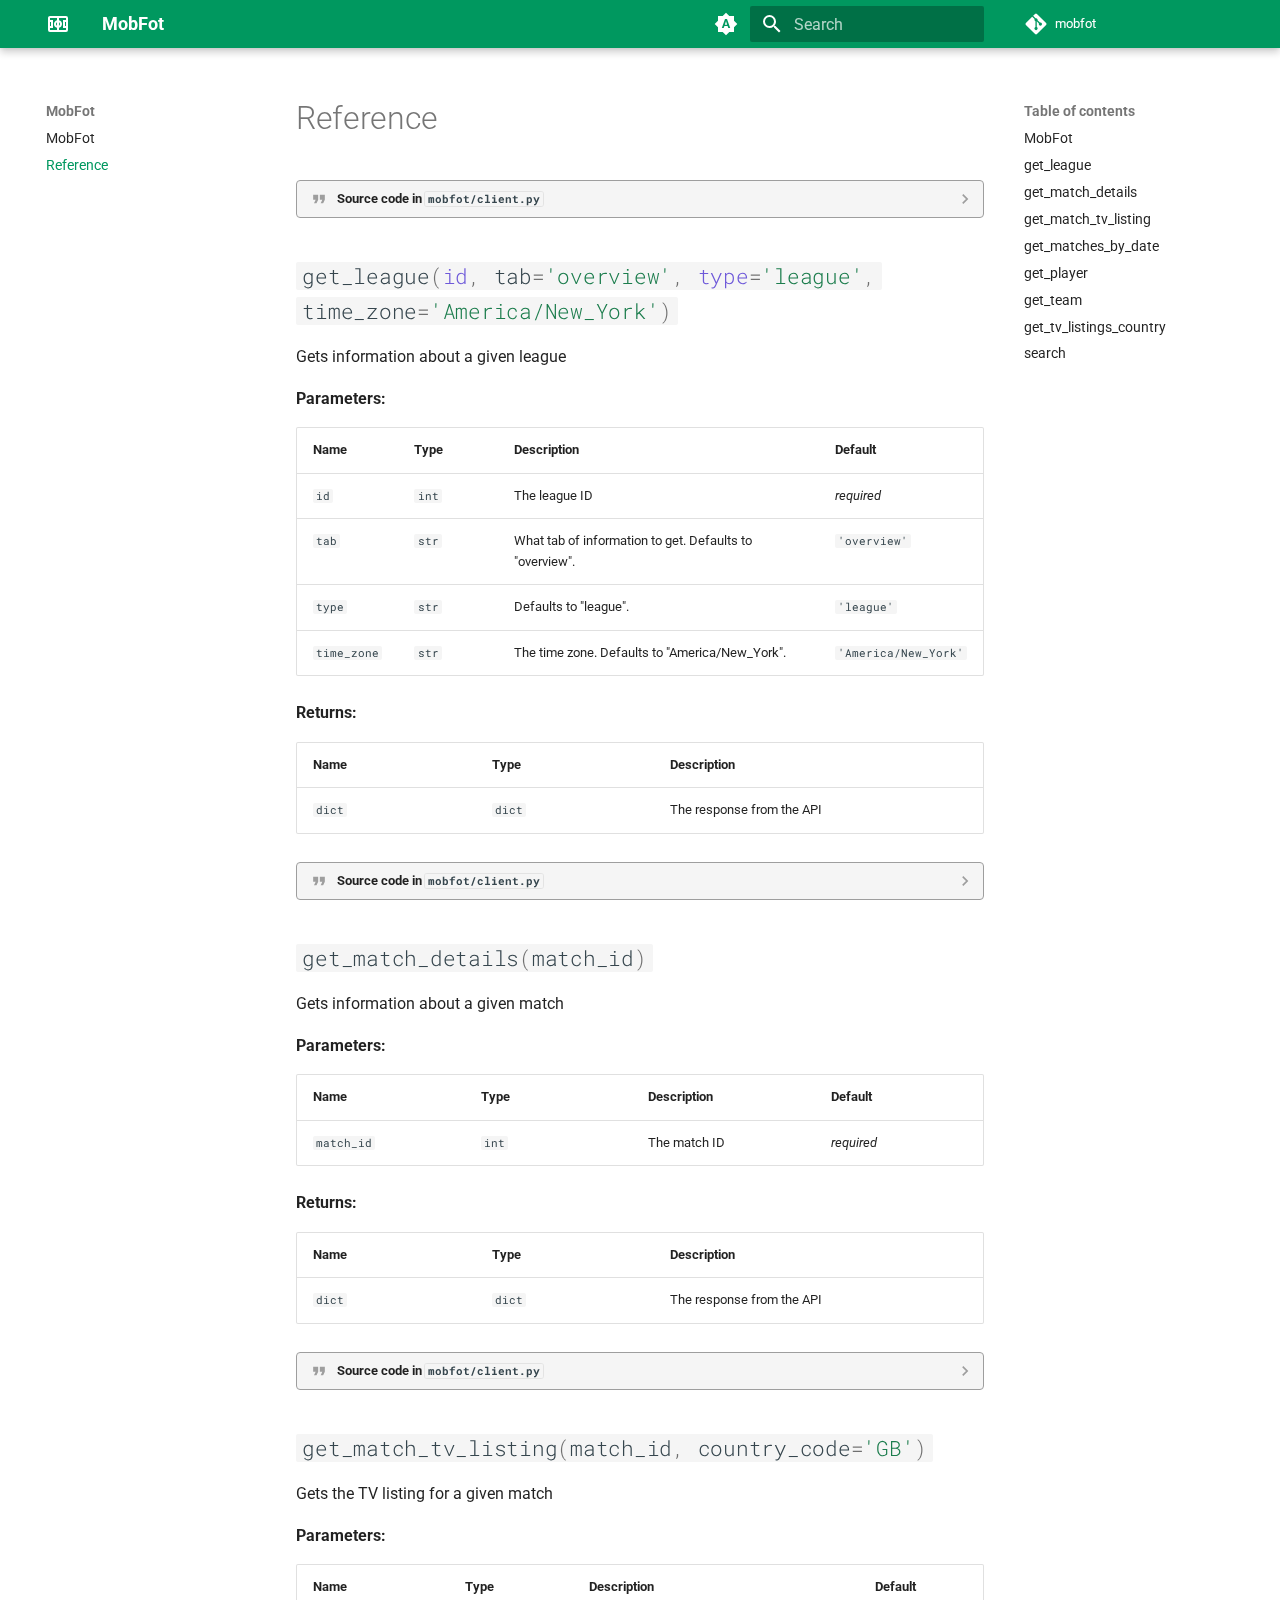
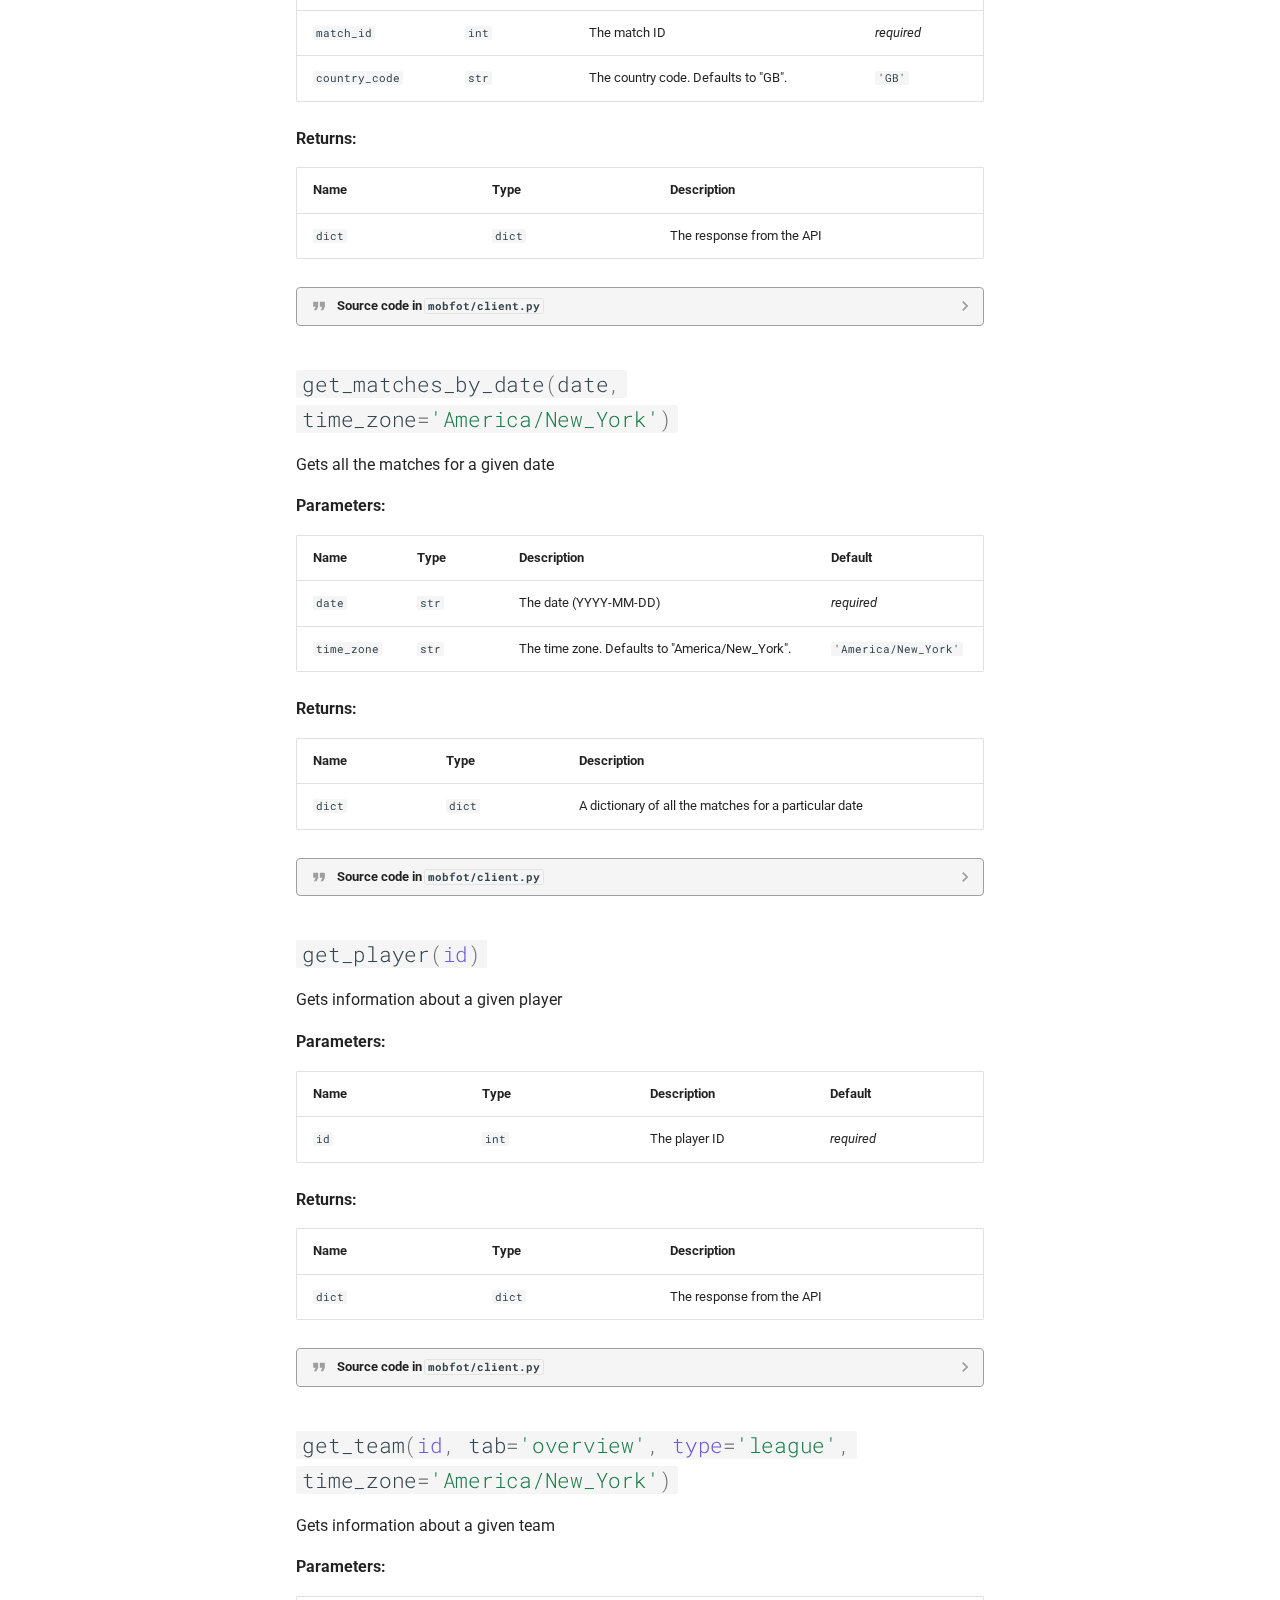
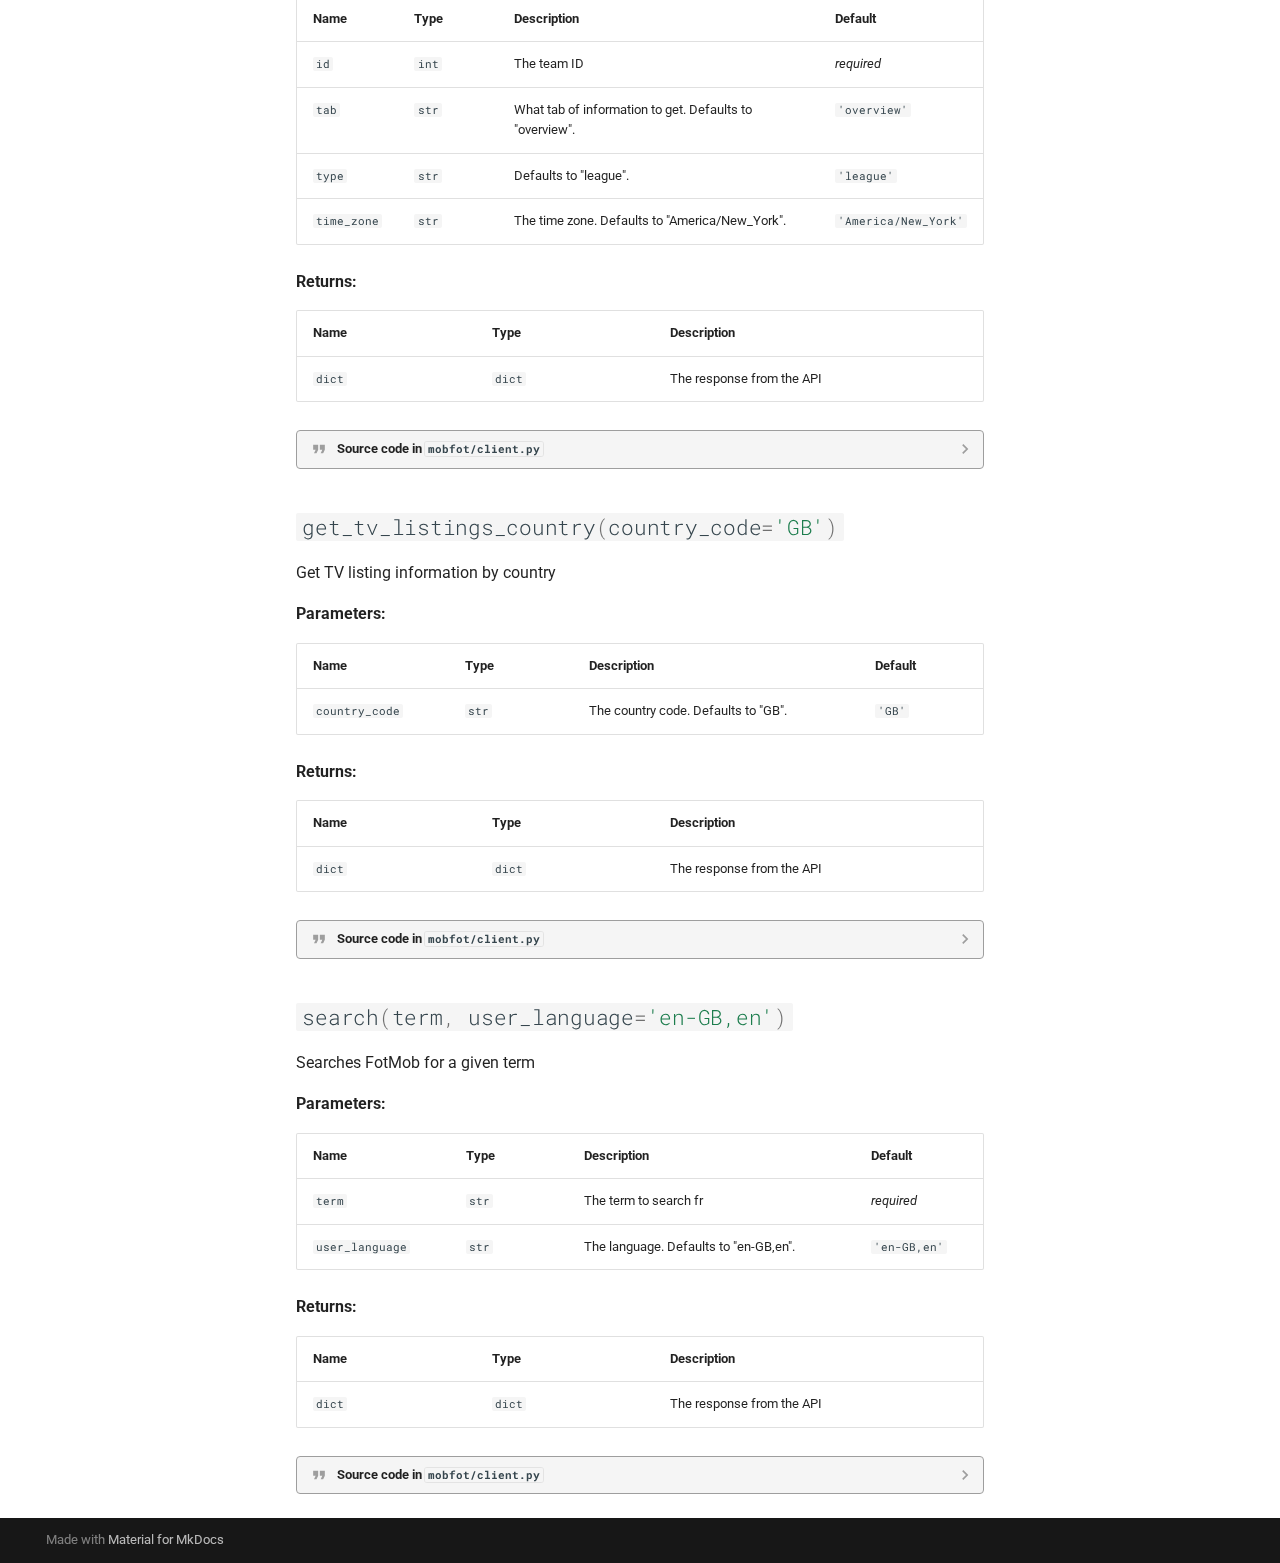
<file: reference/index.html>
<!doctype html>
<html lang="en" class="no-js">
  <head>
    
      <meta charset="utf-8">
      <meta name="viewport" content="width=device-width,initial-scale=1">
      
      
      
      
        <link rel="prev" href="..">
      
      
      
      <link rel="icon" href="../img/favicon.png">
      <meta name="generator" content="mkdocs-1.5.3, mkdocs-material-9.5.15">
    
    
      
        <title>Reference - MobFot</title>
      
    
    
      <link rel="stylesheet" href="../assets/stylesheets/main.7e359304.min.css">
      
        
        <link rel="stylesheet" href="../assets/stylesheets/palette.06af60db.min.css">
      
      


    
    
      
    
    
      
        
        
        <link rel="preconnect" href="https://fonts.gstatic.com" crossorigin>
        <link rel="stylesheet" href="https://fonts.googleapis.com/css?family=Roboto:300,300i,400,400i,700,700i%7CRoboto+Mono:400,400i,700,700i&display=fallback">
        <style>:root{--md-text-font:"Roboto";--md-code-font:"Roboto Mono"}</style>
      
    
    
      <link rel="stylesheet" href="../assets/_mkdocstrings.css">
    
      <link rel="stylesheet" href="../css/extra.css">
    
    <script>__md_scope=new URL("..",location),__md_hash=e=>[...e].reduce((e,_)=>(e<<5)-e+_.charCodeAt(0),0),__md_get=(e,_=localStorage,t=__md_scope)=>JSON.parse(_.getItem(t.pathname+"."+e)),__md_set=(e,_,t=localStorage,a=__md_scope)=>{try{t.setItem(a.pathname+"."+e,JSON.stringify(_))}catch(e){}}</script>
    
      

    
    
    
  </head>
  
  
    
    
      
    
    
    
    
    <body dir="ltr" data-md-color-scheme="default" data-md-color-primary="custom" data-md-color-accent="indigo">
  
    
    <input class="md-toggle" data-md-toggle="drawer" type="checkbox" id="__drawer" autocomplete="off">
    <input class="md-toggle" data-md-toggle="search" type="checkbox" id="__search" autocomplete="off">
    <label class="md-overlay" for="__drawer"></label>
    <div data-md-component="skip">
      
        
        <a href="#reference" class="md-skip">
          Skip to content
        </a>
      
    </div>
    <div data-md-component="announce">
      
    </div>
    
    
      

  

<header class="md-header md-header--shadow" data-md-component="header">
  <nav class="md-header__inner md-grid" aria-label="Header">
    <a href=".." title="MobFot" class="md-header__button md-logo" aria-label="MobFot" data-md-component="logo">
      
  
  <svg xmlns="http://www.w3.org/2000/svg" viewBox="0 0 24 24"><path d="M4 4c-1.11 0-2 .89-2 2v12a2 2 0 0 0 2 2h16a2 2 0 0 0 2-2V6a2 2 0 0 0-2-2H4m0 2h7v2.13c-1.76.46-3 2.05-3 3.87a4.01 4.01 0 0 0 3 3.87V18H4v-2h3V8H4V6m9 0h7v2h-3v8h3v2h-7v-2.13c1.76-.46 3-2.05 3-3.87a4.01 4.01 0 0 0-3-3.87V6m-9 4h1v4H4v-4m15 0h1v4h-1v-4m-6 .27c.62.36 1 1.02 1 1.73s-.38 1.37-1 1.73v-3.46m-2 0v3.46c-.62-.36-1-1.02-1-1.73s.38-1.37 1-1.73Z"/></svg>

    </a>
    <label class="md-header__button md-icon" for="__drawer">
      
      <svg xmlns="http://www.w3.org/2000/svg" viewBox="0 0 24 24"><path d="M3 6h18v2H3V6m0 5h18v2H3v-2m0 5h18v2H3v-2Z"/></svg>
    </label>
    <div class="md-header__title" data-md-component="header-title">
      <div class="md-header__ellipsis">
        <div class="md-header__topic">
          <span class="md-ellipsis">
            MobFot
          </span>
        </div>
        <div class="md-header__topic" data-md-component="header-topic">
          <span class="md-ellipsis">
            
              Reference
            
          </span>
        </div>
      </div>
    </div>
    
      
        <form class="md-header__option" data-md-component="palette">
  
    
    
    
    <input class="md-option" data-md-color-media="(prefers-color-scheme)" data-md-color-scheme="default" data-md-color-primary="custom" data-md-color-accent="indigo"  aria-label="Switch to light mode"  type="radio" name="__palette" id="__palette_0">
    
      <label class="md-header__button md-icon" title="Switch to light mode" for="__palette_1" hidden>
        <svg xmlns="http://www.w3.org/2000/svg" viewBox="0 0 24 24"><path d="m14.3 16-.7-2h-3.2l-.7 2H7.8L11 7h2l3.2 9h-1.9M20 8.69V4h-4.69L12 .69 8.69 4H4v4.69L.69 12 4 15.31V20h4.69L12 23.31 15.31 20H20v-4.69L23.31 12 20 8.69m-9.15 3.96h2.3L12 9l-1.15 3.65Z"/></svg>
      </label>
    
  
    
    
    
    <input class="md-option" data-md-color-media="(prefers-color-scheme: light)" data-md-color-scheme="default" data-md-color-primary="custom" data-md-color-accent="indigo"  aria-label="Switch to dark mode"  type="radio" name="__palette" id="__palette_1">
    
      <label class="md-header__button md-icon" title="Switch to dark mode" for="__palette_2" hidden>
        <svg xmlns="http://www.w3.org/2000/svg" viewBox="0 0 24 24"><path d="M12 8a4 4 0 0 0-4 4 4 4 0 0 0 4 4 4 4 0 0 0 4-4 4 4 0 0 0-4-4m0 10a6 6 0 0 1-6-6 6 6 0 0 1 6-6 6 6 0 0 1 6 6 6 6 0 0 1-6 6m8-9.31V4h-4.69L12 .69 8.69 4H4v4.69L.69 12 4 15.31V20h4.69L12 23.31 15.31 20H20v-4.69L23.31 12 20 8.69Z"/></svg>
      </label>
    
  
    
    
    
    <input class="md-option" data-md-color-media="(prefers-color-scheme: dark)" data-md-color-scheme="slate" data-md-color-primary="custom" data-md-color-accent="indigo"  aria-label="Switch to system preference"  type="radio" name="__palette" id="__palette_2">
    
      <label class="md-header__button md-icon" title="Switch to system preference" for="__palette_0" hidden>
        <svg xmlns="http://www.w3.org/2000/svg" viewBox="0 0 24 24"><path d="M12 18c-.89 0-1.74-.2-2.5-.55C11.56 16.5 13 14.42 13 12c0-2.42-1.44-4.5-3.5-5.45C10.26 6.2 11.11 6 12 6a6 6 0 0 1 6 6 6 6 0 0 1-6 6m8-9.31V4h-4.69L12 .69 8.69 4H4v4.69L.69 12 4 15.31V20h4.69L12 23.31 15.31 20H20v-4.69L23.31 12 20 8.69Z"/></svg>
      </label>
    
  
</form>
      
    
    
      <script>var media,input,key,value,palette=__md_get("__palette");if(palette&&palette.color){"(prefers-color-scheme)"===palette.color.media&&(media=matchMedia("(prefers-color-scheme: light)"),input=document.querySelector(media.matches?"[data-md-color-media='(prefers-color-scheme: light)']":"[data-md-color-media='(prefers-color-scheme: dark)']"),palette.color.media=input.getAttribute("data-md-color-media"),palette.color.scheme=input.getAttribute("data-md-color-scheme"),palette.color.primary=input.getAttribute("data-md-color-primary"),palette.color.accent=input.getAttribute("data-md-color-accent"));for([key,value]of Object.entries(palette.color))document.body.setAttribute("data-md-color-"+key,value)}</script>
    
    
    
      <label class="md-header__button md-icon" for="__search">
        
        <svg xmlns="http://www.w3.org/2000/svg" viewBox="0 0 24 24"><path d="M9.5 3A6.5 6.5 0 0 1 16 9.5c0 1.61-.59 3.09-1.56 4.23l.27.27h.79l5 5-1.5 1.5-5-5v-.79l-.27-.27A6.516 6.516 0 0 1 9.5 16 6.5 6.5 0 0 1 3 9.5 6.5 6.5 0 0 1 9.5 3m0 2C7 5 5 7 5 9.5S7 14 9.5 14 14 12 14 9.5 12 5 9.5 5Z"/></svg>
      </label>
      <div class="md-search" data-md-component="search" role="dialog">
  <label class="md-search__overlay" for="__search"></label>
  <div class="md-search__inner" role="search">
    <form class="md-search__form" name="search">
      <input type="text" class="md-search__input" name="query" aria-label="Search" placeholder="Search" autocapitalize="off" autocorrect="off" autocomplete="off" spellcheck="false" data-md-component="search-query" required>
      <label class="md-search__icon md-icon" for="__search">
        
        <svg xmlns="http://www.w3.org/2000/svg" viewBox="0 0 24 24"><path d="M9.5 3A6.5 6.5 0 0 1 16 9.5c0 1.61-.59 3.09-1.56 4.23l.27.27h.79l5 5-1.5 1.5-5-5v-.79l-.27-.27A6.516 6.516 0 0 1 9.5 16 6.5 6.5 0 0 1 3 9.5 6.5 6.5 0 0 1 9.5 3m0 2C7 5 5 7 5 9.5S7 14 9.5 14 14 12 14 9.5 12 5 9.5 5Z"/></svg>
        
        <svg xmlns="http://www.w3.org/2000/svg" viewBox="0 0 24 24"><path d="M20 11v2H8l5.5 5.5-1.42 1.42L4.16 12l7.92-7.92L13.5 5.5 8 11h12Z"/></svg>
      </label>
      <nav class="md-search__options" aria-label="Search">
        
        <button type="reset" class="md-search__icon md-icon" title="Clear" aria-label="Clear" tabindex="-1">
          
          <svg xmlns="http://www.w3.org/2000/svg" viewBox="0 0 24 24"><path d="M19 6.41 17.59 5 12 10.59 6.41 5 5 6.41 10.59 12 5 17.59 6.41 19 12 13.41 17.59 19 19 17.59 13.41 12 19 6.41Z"/></svg>
        </button>
      </nav>
      
    </form>
    <div class="md-search__output">
      <div class="md-search__scrollwrap" data-md-scrollfix>
        <div class="md-search-result" data-md-component="search-result">
          <div class="md-search-result__meta">
            Initializing search
          </div>
          <ol class="md-search-result__list" role="presentation"></ol>
        </div>
      </div>
    </div>
  </div>
</div>
    
    
      <div class="md-header__source">
        <a href="https://github.com/bgrnwd/mobfot" title="Go to repository" class="md-source" data-md-component="source">
  <div class="md-source__icon md-icon">
    
    <svg xmlns="http://www.w3.org/2000/svg" viewBox="0 0 448 512"><!--! Font Awesome Free 6.5.1 by @fontawesome - https://fontawesome.com License - https://fontawesome.com/license/free (Icons: CC BY 4.0, Fonts: SIL OFL 1.1, Code: MIT License) Copyright 2023 Fonticons, Inc.--><path d="M439.55 236.05 244 40.45a28.87 28.87 0 0 0-40.81 0l-40.66 40.63 51.52 51.52c27.06-9.14 52.68 16.77 43.39 43.68l49.66 49.66c34.23-11.8 61.18 31 35.47 56.69-26.49 26.49-70.21-2.87-56-37.34L240.22 199v121.85c25.3 12.54 22.26 41.85 9.08 55a34.34 34.34 0 0 1-48.55 0c-17.57-17.6-11.07-46.91 11.25-56v-123c-20.8-8.51-24.6-30.74-18.64-45L142.57 101 8.45 235.14a28.86 28.86 0 0 0 0 40.81l195.61 195.6a28.86 28.86 0 0 0 40.8 0l194.69-194.69a28.86 28.86 0 0 0 0-40.81z"/></svg>
  </div>
  <div class="md-source__repository">
    mobfot
  </div>
</a>
      </div>
    
  </nav>
  
</header>
    
    <div class="md-container" data-md-component="container">
      
      
        
          
        
      
      <main class="md-main" data-md-component="main">
        <div class="md-main__inner md-grid">
          
            
              
              <div class="md-sidebar md-sidebar--primary" data-md-component="sidebar" data-md-type="navigation" >
                <div class="md-sidebar__scrollwrap">
                  <div class="md-sidebar__inner">
                    



<nav class="md-nav md-nav--primary" aria-label="Navigation" data-md-level="0">
  <label class="md-nav__title" for="__drawer">
    <a href=".." title="MobFot" class="md-nav__button md-logo" aria-label="MobFot" data-md-component="logo">
      
  
  <svg xmlns="http://www.w3.org/2000/svg" viewBox="0 0 24 24"><path d="M4 4c-1.11 0-2 .89-2 2v12a2 2 0 0 0 2 2h16a2 2 0 0 0 2-2V6a2 2 0 0 0-2-2H4m0 2h7v2.13c-1.76.46-3 2.05-3 3.87a4.01 4.01 0 0 0 3 3.87V18H4v-2h3V8H4V6m9 0h7v2h-3v8h3v2h-7v-2.13c1.76-.46 3-2.05 3-3.87a4.01 4.01 0 0 0-3-3.87V6m-9 4h1v4H4v-4m15 0h1v4h-1v-4m-6 .27c.62.36 1 1.02 1 1.73s-.38 1.37-1 1.73v-3.46m-2 0v3.46c-.62-.36-1-1.02-1-1.73s.38-1.37 1-1.73Z"/></svg>

    </a>
    MobFot
  </label>
  
    <div class="md-nav__source">
      <a href="https://github.com/bgrnwd/mobfot" title="Go to repository" class="md-source" data-md-component="source">
  <div class="md-source__icon md-icon">
    
    <svg xmlns="http://www.w3.org/2000/svg" viewBox="0 0 448 512"><!--! Font Awesome Free 6.5.1 by @fontawesome - https://fontawesome.com License - https://fontawesome.com/license/free (Icons: CC BY 4.0, Fonts: SIL OFL 1.1, Code: MIT License) Copyright 2023 Fonticons, Inc.--><path d="M439.55 236.05 244 40.45a28.87 28.87 0 0 0-40.81 0l-40.66 40.63 51.52 51.52c27.06-9.14 52.68 16.77 43.39 43.68l49.66 49.66c34.23-11.8 61.18 31 35.47 56.69-26.49 26.49-70.21-2.87-56-37.34L240.22 199v121.85c25.3 12.54 22.26 41.85 9.08 55a34.34 34.34 0 0 1-48.55 0c-17.57-17.6-11.07-46.91 11.25-56v-123c-20.8-8.51-24.6-30.74-18.64-45L142.57 101 8.45 235.14a28.86 28.86 0 0 0 0 40.81l195.61 195.6a28.86 28.86 0 0 0 40.8 0l194.69-194.69a28.86 28.86 0 0 0 0-40.81z"/></svg>
  </div>
  <div class="md-source__repository">
    mobfot
  </div>
</a>
    </div>
  
  <ul class="md-nav__list" data-md-scrollfix>
    
      
      
  
  
  
  
    <li class="md-nav__item">
      <a href=".." class="md-nav__link">
        
  
  <span class="md-ellipsis">
    MobFot
  </span>
  

      </a>
    </li>
  

    
      
      
  
  
    
  
  
  
    <li class="md-nav__item md-nav__item--active">
      
      <input class="md-nav__toggle md-toggle" type="checkbox" id="__toc">
      
      
        
      
      
        <label class="md-nav__link md-nav__link--active" for="__toc">
          
  
  <span class="md-ellipsis">
    Reference
  </span>
  

          <span class="md-nav__icon md-icon"></span>
        </label>
      
      <a href="./" class="md-nav__link md-nav__link--active">
        
  
  <span class="md-ellipsis">
    Reference
  </span>
  

      </a>
      
        

<nav class="md-nav md-nav--secondary" aria-label="Table of contents">
  
  
  
    
  
  
    <label class="md-nav__title" for="__toc">
      <span class="md-nav__icon md-icon"></span>
      Table of contents
    </label>
    <ul class="md-nav__list" data-md-component="toc" data-md-scrollfix>
      
        <li class="md-nav__item">
  <a href="#mobfot.client.MobFot" class="md-nav__link">
    <span class="md-ellipsis">
      MobFot
    </span>
  </a>
  
</li>
      
        <li class="md-nav__item">
  <a href="#mobfot.client.MobFot.get_league" class="md-nav__link">
    <span class="md-ellipsis">
      get_league
    </span>
  </a>
  
</li>
      
        <li class="md-nav__item">
  <a href="#mobfot.client.MobFot.get_match_details" class="md-nav__link">
    <span class="md-ellipsis">
      get_match_details
    </span>
  </a>
  
</li>
      
        <li class="md-nav__item">
  <a href="#mobfot.client.MobFot.get_match_tv_listing" class="md-nav__link">
    <span class="md-ellipsis">
      get_match_tv_listing
    </span>
  </a>
  
</li>
      
        <li class="md-nav__item">
  <a href="#mobfot.client.MobFot.get_matches_by_date" class="md-nav__link">
    <span class="md-ellipsis">
      get_matches_by_date
    </span>
  </a>
  
</li>
      
        <li class="md-nav__item">
  <a href="#mobfot.client.MobFot.get_player" class="md-nav__link">
    <span class="md-ellipsis">
      get_player
    </span>
  </a>
  
</li>
      
        <li class="md-nav__item">
  <a href="#mobfot.client.MobFot.get_team" class="md-nav__link">
    <span class="md-ellipsis">
      get_team
    </span>
  </a>
  
</li>
      
        <li class="md-nav__item">
  <a href="#mobfot.client.MobFot.get_tv_listings_country" class="md-nav__link">
    <span class="md-ellipsis">
      get_tv_listings_country
    </span>
  </a>
  
</li>
      
        <li class="md-nav__item">
  <a href="#mobfot.client.MobFot.search" class="md-nav__link">
    <span class="md-ellipsis">
      search
    </span>
  </a>
  
</li>
      
    </ul>
  
</nav>
      
    </li>
  

    
  </ul>
</nav>
                  </div>
                </div>
              </div>
            
            
              
              <div class="md-sidebar md-sidebar--secondary" data-md-component="sidebar" data-md-type="toc" >
                <div class="md-sidebar__scrollwrap">
                  <div class="md-sidebar__inner">
                    

<nav class="md-nav md-nav--secondary" aria-label="Table of contents">
  
  
  
    
  
  
    <label class="md-nav__title" for="__toc">
      <span class="md-nav__icon md-icon"></span>
      Table of contents
    </label>
    <ul class="md-nav__list" data-md-component="toc" data-md-scrollfix>
      
        <li class="md-nav__item">
  <a href="#mobfot.client.MobFot" class="md-nav__link">
    <span class="md-ellipsis">
      MobFot
    </span>
  </a>
  
</li>
      
        <li class="md-nav__item">
  <a href="#mobfot.client.MobFot.get_league" class="md-nav__link">
    <span class="md-ellipsis">
      get_league
    </span>
  </a>
  
</li>
      
        <li class="md-nav__item">
  <a href="#mobfot.client.MobFot.get_match_details" class="md-nav__link">
    <span class="md-ellipsis">
      get_match_details
    </span>
  </a>
  
</li>
      
        <li class="md-nav__item">
  <a href="#mobfot.client.MobFot.get_match_tv_listing" class="md-nav__link">
    <span class="md-ellipsis">
      get_match_tv_listing
    </span>
  </a>
  
</li>
      
        <li class="md-nav__item">
  <a href="#mobfot.client.MobFot.get_matches_by_date" class="md-nav__link">
    <span class="md-ellipsis">
      get_matches_by_date
    </span>
  </a>
  
</li>
      
        <li class="md-nav__item">
  <a href="#mobfot.client.MobFot.get_player" class="md-nav__link">
    <span class="md-ellipsis">
      get_player
    </span>
  </a>
  
</li>
      
        <li class="md-nav__item">
  <a href="#mobfot.client.MobFot.get_team" class="md-nav__link">
    <span class="md-ellipsis">
      get_team
    </span>
  </a>
  
</li>
      
        <li class="md-nav__item">
  <a href="#mobfot.client.MobFot.get_tv_listings_country" class="md-nav__link">
    <span class="md-ellipsis">
      get_tv_listings_country
    </span>
  </a>
  
</li>
      
        <li class="md-nav__item">
  <a href="#mobfot.client.MobFot.search" class="md-nav__link">
    <span class="md-ellipsis">
      search
    </span>
  </a>
  
</li>
      
    </ul>
  
</nav>
                  </div>
                </div>
              </div>
            
          
          
            <div class="md-content" data-md-component="content">
              <article class="md-content__inner md-typeset">
                
                  

  
  


<h1 id="reference">Reference</h1>


<div class="doc doc-object doc-class">



<a id="mobfot.client.MobFot"></a>
  <div class="doc doc-contents first">


            <details class="quote">
              <summary>Source code in <code>mobfot/client.py</code></summary>
              <div class="language-python highlight"><table class="highlighttable"><tr><td class="linenos"><div class="linenodiv"><pre><span></span><span class="normal"><a href="#__codelineno-0-12"> 12</a></span>
<span class="normal"><a href="#__codelineno-0-13"> 13</a></span>
<span class="normal"><a href="#__codelineno-0-14"> 14</a></span>
<span class="normal"><a href="#__codelineno-0-15"> 15</a></span>
<span class="normal"><a href="#__codelineno-0-16"> 16</a></span>
<span class="normal"><a href="#__codelineno-0-17"> 17</a></span>
<span class="normal"><a href="#__codelineno-0-18"> 18</a></span>
<span class="normal"><a href="#__codelineno-0-19"> 19</a></span>
<span class="normal"><a href="#__codelineno-0-20"> 20</a></span>
<span class="normal"><a href="#__codelineno-0-21"> 21</a></span>
<span class="normal"><a href="#__codelineno-0-22"> 22</a></span>
<span class="normal"><a href="#__codelineno-0-23"> 23</a></span>
<span class="normal"><a href="#__codelineno-0-24"> 24</a></span>
<span class="normal"><a href="#__codelineno-0-25"> 25</a></span>
<span class="normal"><a href="#__codelineno-0-26"> 26</a></span>
<span class="normal"><a href="#__codelineno-0-27"> 27</a></span>
<span class="normal"><a href="#__codelineno-0-28"> 28</a></span>
<span class="normal"><a href="#__codelineno-0-29"> 29</a></span>
<span class="normal"><a href="#__codelineno-0-30"> 30</a></span>
<span class="normal"><a href="#__codelineno-0-31"> 31</a></span>
<span class="normal"><a href="#__codelineno-0-32"> 32</a></span>
<span class="normal"><a href="#__codelineno-0-33"> 33</a></span>
<span class="normal"><a href="#__codelineno-0-34"> 34</a></span>
<span class="normal"><a href="#__codelineno-0-35"> 35</a></span>
<span class="normal"><a href="#__codelineno-0-36"> 36</a></span>
<span class="normal"><a href="#__codelineno-0-37"> 37</a></span>
<span class="normal"><a href="#__codelineno-0-38"> 38</a></span>
<span class="normal"><a href="#__codelineno-0-39"> 39</a></span>
<span class="normal"><a href="#__codelineno-0-40"> 40</a></span>
<span class="normal"><a href="#__codelineno-0-41"> 41</a></span>
<span class="normal"><a href="#__codelineno-0-42"> 42</a></span>
<span class="normal"><a href="#__codelineno-0-43"> 43</a></span>
<span class="normal"><a href="#__codelineno-0-44"> 44</a></span>
<span class="normal"><a href="#__codelineno-0-45"> 45</a></span>
<span class="normal"><a href="#__codelineno-0-46"> 46</a></span>
<span class="normal"><a href="#__codelineno-0-47"> 47</a></span>
<span class="normal"><a href="#__codelineno-0-48"> 48</a></span>
<span class="normal"><a href="#__codelineno-0-49"> 49</a></span>
<span class="normal"><a href="#__codelineno-0-50"> 50</a></span>
<span class="normal"><a href="#__codelineno-0-51"> 51</a></span>
<span class="normal"><a href="#__codelineno-0-52"> 52</a></span>
<span class="normal"><a href="#__codelineno-0-53"> 53</a></span>
<span class="normal"><a href="#__codelineno-0-54"> 54</a></span>
<span class="normal"><a href="#__codelineno-0-55"> 55</a></span>
<span class="normal"><a href="#__codelineno-0-56"> 56</a></span>
<span class="normal"><a href="#__codelineno-0-57"> 57</a></span>
<span class="normal"><a href="#__codelineno-0-58"> 58</a></span>
<span class="normal"><a href="#__codelineno-0-59"> 59</a></span>
<span class="normal"><a href="#__codelineno-0-60"> 60</a></span>
<span class="normal"><a href="#__codelineno-0-61"> 61</a></span>
<span class="normal"><a href="#__codelineno-0-62"> 62</a></span>
<span class="normal"><a href="#__codelineno-0-63"> 63</a></span>
<span class="normal"><a href="#__codelineno-0-64"> 64</a></span>
<span class="normal"><a href="#__codelineno-0-65"> 65</a></span>
<span class="normal"><a href="#__codelineno-0-66"> 66</a></span>
<span class="normal"><a href="#__codelineno-0-67"> 67</a></span>
<span class="normal"><a href="#__codelineno-0-68"> 68</a></span>
<span class="normal"><a href="#__codelineno-0-69"> 69</a></span>
<span class="normal"><a href="#__codelineno-0-70"> 70</a></span>
<span class="normal"><a href="#__codelineno-0-71"> 71</a></span>
<span class="normal"><a href="#__codelineno-0-72"> 72</a></span>
<span class="normal"><a href="#__codelineno-0-73"> 73</a></span>
<span class="normal"><a href="#__codelineno-0-74"> 74</a></span>
<span class="normal"><a href="#__codelineno-0-75"> 75</a></span>
<span class="normal"><a href="#__codelineno-0-76"> 76</a></span>
<span class="normal"><a href="#__codelineno-0-77"> 77</a></span>
<span class="normal"><a href="#__codelineno-0-78"> 78</a></span>
<span class="normal"><a href="#__codelineno-0-79"> 79</a></span>
<span class="normal"><a href="#__codelineno-0-80"> 80</a></span>
<span class="normal"><a href="#__codelineno-0-81"> 81</a></span>
<span class="normal"><a href="#__codelineno-0-82"> 82</a></span>
<span class="normal"><a href="#__codelineno-0-83"> 83</a></span>
<span class="normal"><a href="#__codelineno-0-84"> 84</a></span>
<span class="normal"><a href="#__codelineno-0-85"> 85</a></span>
<span class="normal"><a href="#__codelineno-0-86"> 86</a></span>
<span class="normal"><a href="#__codelineno-0-87"> 87</a></span>
<span class="normal"><a href="#__codelineno-0-88"> 88</a></span>
<span class="normal"><a href="#__codelineno-0-89"> 89</a></span>
<span class="normal"><a href="#__codelineno-0-90"> 90</a></span>
<span class="normal"><a href="#__codelineno-0-91"> 91</a></span>
<span class="normal"><a href="#__codelineno-0-92"> 92</a></span>
<span class="normal"><a href="#__codelineno-0-93"> 93</a></span>
<span class="normal"><a href="#__codelineno-0-94"> 94</a></span>
<span class="normal"><a href="#__codelineno-0-95"> 95</a></span>
<span class="normal"><a href="#__codelineno-0-96"> 96</a></span>
<span class="normal"><a href="#__codelineno-0-97"> 97</a></span>
<span class="normal"><a href="#__codelineno-0-98"> 98</a></span>
<span class="normal"><a href="#__codelineno-0-99"> 99</a></span>
<span class="normal"><a href="#__codelineno-0-100">100</a></span>
<span class="normal"><a href="#__codelineno-0-101">101</a></span>
<span class="normal"><a href="#__codelineno-0-102">102</a></span>
<span class="normal"><a href="#__codelineno-0-103">103</a></span>
<span class="normal"><a href="#__codelineno-0-104">104</a></span>
<span class="normal"><a href="#__codelineno-0-105">105</a></span>
<span class="normal"><a href="#__codelineno-0-106">106</a></span>
<span class="normal"><a href="#__codelineno-0-107">107</a></span>
<span class="normal"><a href="#__codelineno-0-108">108</a></span>
<span class="normal"><a href="#__codelineno-0-109">109</a></span>
<span class="normal"><a href="#__codelineno-0-110">110</a></span>
<span class="normal"><a href="#__codelineno-0-111">111</a></span>
<span class="normal"><a href="#__codelineno-0-112">112</a></span>
<span class="normal"><a href="#__codelineno-0-113">113</a></span>
<span class="normal"><a href="#__codelineno-0-114">114</a></span>
<span class="normal"><a href="#__codelineno-0-115">115</a></span>
<span class="normal"><a href="#__codelineno-0-116">116</a></span>
<span class="normal"><a href="#__codelineno-0-117">117</a></span>
<span class="normal"><a href="#__codelineno-0-118">118</a></span>
<span class="normal"><a href="#__codelineno-0-119">119</a></span>
<span class="normal"><a href="#__codelineno-0-120">120</a></span>
<span class="normal"><a href="#__codelineno-0-121">121</a></span>
<span class="normal"><a href="#__codelineno-0-122">122</a></span>
<span class="normal"><a href="#__codelineno-0-123">123</a></span>
<span class="normal"><a href="#__codelineno-0-124">124</a></span>
<span class="normal"><a href="#__codelineno-0-125">125</a></span>
<span class="normal"><a href="#__codelineno-0-126">126</a></span>
<span class="normal"><a href="#__codelineno-0-127">127</a></span>
<span class="normal"><a href="#__codelineno-0-128">128</a></span>
<span class="normal"><a href="#__codelineno-0-129">129</a></span>
<span class="normal"><a href="#__codelineno-0-130">130</a></span>
<span class="normal"><a href="#__codelineno-0-131">131</a></span>
<span class="normal"><a href="#__codelineno-0-132">132</a></span>
<span class="normal"><a href="#__codelineno-0-133">133</a></span>
<span class="normal"><a href="#__codelineno-0-134">134</a></span>
<span class="normal"><a href="#__codelineno-0-135">135</a></span>
<span class="normal"><a href="#__codelineno-0-136">136</a></span>
<span class="normal"><a href="#__codelineno-0-137">137</a></span>
<span class="normal"><a href="#__codelineno-0-138">138</a></span>
<span class="normal"><a href="#__codelineno-0-139">139</a></span>
<span class="normal"><a href="#__codelineno-0-140">140</a></span>
<span class="normal"><a href="#__codelineno-0-141">141</a></span>
<span class="normal"><a href="#__codelineno-0-142">142</a></span>
<span class="normal"><a href="#__codelineno-0-143">143</a></span>
<span class="normal"><a href="#__codelineno-0-144">144</a></span>
<span class="normal"><a href="#__codelineno-0-145">145</a></span>
<span class="normal"><a href="#__codelineno-0-146">146</a></span>
<span class="normal"><a href="#__codelineno-0-147">147</a></span>
<span class="normal"><a href="#__codelineno-0-148">148</a></span>
<span class="normal"><a href="#__codelineno-0-149">149</a></span>
<span class="normal"><a href="#__codelineno-0-150">150</a></span>
<span class="normal"><a href="#__codelineno-0-151">151</a></span>
<span class="normal"><a href="#__codelineno-0-152">152</a></span>
<span class="normal"><a href="#__codelineno-0-153">153</a></span>
<span class="normal"><a href="#__codelineno-0-154">154</a></span>
<span class="normal"><a href="#__codelineno-0-155">155</a></span>
<span class="normal"><a href="#__codelineno-0-156">156</a></span>
<span class="normal"><a href="#__codelineno-0-157">157</a></span>
<span class="normal"><a href="#__codelineno-0-158">158</a></span>
<span class="normal"><a href="#__codelineno-0-159">159</a></span>
<span class="normal"><a href="#__codelineno-0-160">160</a></span>
<span class="normal"><a href="#__codelineno-0-161">161</a></span>
<span class="normal"><a href="#__codelineno-0-162">162</a></span>
<span class="normal"><a href="#__codelineno-0-163">163</a></span>
<span class="normal"><a href="#__codelineno-0-164">164</a></span>
<span class="normal"><a href="#__codelineno-0-165">165</a></span>
<span class="normal"><a href="#__codelineno-0-166">166</a></span>
<span class="normal"><a href="#__codelineno-0-167">167</a></span>
<span class="normal"><a href="#__codelineno-0-168">168</a></span>
<span class="normal"><a href="#__codelineno-0-169">169</a></span>
<span class="normal"><a href="#__codelineno-0-170">170</a></span>
<span class="normal"><a href="#__codelineno-0-171">171</a></span>
<span class="normal"><a href="#__codelineno-0-172">172</a></span>
<span class="normal"><a href="#__codelineno-0-173">173</a></span>
<span class="normal"><a href="#__codelineno-0-174">174</a></span>
<span class="normal"><a href="#__codelineno-0-175">175</a></span>
<span class="normal"><a href="#__codelineno-0-176">176</a></span>
<span class="normal"><a href="#__codelineno-0-177">177</a></span>
<span class="normal"><a href="#__codelineno-0-178">178</a></span>
<span class="normal"><a href="#__codelineno-0-179">179</a></span>
<span class="normal"><a href="#__codelineno-0-180">180</a></span>
<span class="normal"><a href="#__codelineno-0-181">181</a></span>
<span class="normal"><a href="#__codelineno-0-182">182</a></span>
<span class="normal"><a href="#__codelineno-0-183">183</a></span>
<span class="normal"><a href="#__codelineno-0-184">184</a></span>
<span class="normal"><a href="#__codelineno-0-185">185</a></span>
<span class="normal"><a href="#__codelineno-0-186">186</a></span>
<span class="normal"><a href="#__codelineno-0-187">187</a></span>
<span class="normal"><a href="#__codelineno-0-188">188</a></span>
<span class="normal"><a href="#__codelineno-0-189">189</a></span>
<span class="normal"><a href="#__codelineno-0-190">190</a></span>
<span class="normal"><a href="#__codelineno-0-191">191</a></span>
<span class="normal"><a href="#__codelineno-0-192">192</a></span></pre></div></td><td class="code"><div><pre><span></span><code><span id="__span-0-12"><a id="__codelineno-0-12" name="__codelineno-0-12"></a><span class="k">class</span> <span class="nc">MobFot</span><span class="p">:</span>
</span><span id="__span-0-13"><a id="__codelineno-0-13" name="__codelineno-0-13"></a>    <span class="n">BASE_URL</span> <span class="o">=</span> <span class="s2">&quot;https://www.fotmob.com/api&quot;</span>
</span><span id="__span-0-14"><a id="__codelineno-0-14" name="__codelineno-0-14"></a>    <span class="n">LOGGER</span> <span class="o">=</span> <span class="n">getLogger</span><span class="p">(</span><span class="vm">__name__</span><span class="p">)</span>
</span><span id="__span-0-15"><a id="__codelineno-0-15" name="__codelineno-0-15"></a>
</span><span id="__span-0-16"><a id="__codelineno-0-16" name="__codelineno-0-16"></a>    <span class="k">def</span> <span class="fm">__init__</span><span class="p">(</span>
</span><span id="__span-0-17"><a id="__codelineno-0-17" name="__codelineno-0-17"></a>        <span class="bp">self</span><span class="p">,</span> <span class="n">proxies</span><span class="p">:</span> <span class="n">Optional</span><span class="p">[</span><span class="nb">dict</span><span class="p">]</span> <span class="o">=</span> <span class="kc">None</span><span class="p">,</span> <span class="n">logging_level</span><span class="p">:</span> <span class="n">Optional</span><span class="p">[</span><span class="nb">str</span><span class="p">]</span> <span class="o">=</span> <span class="s2">&quot;WARNING&quot;</span>
</span><span id="__span-0-18"><a id="__codelineno-0-18" name="__codelineno-0-18"></a>    <span class="p">)</span> <span class="o">-&gt;</span> <span class="kc">None</span><span class="p">:</span>
</span><span id="__span-0-19"><a id="__codelineno-0-19" name="__codelineno-0-19"></a>        <span class="n">SESSION</span> <span class="o">=</span> <span class="n">requests</span><span class="o">.</span><span class="n">Session</span><span class="p">()</span>
</span><span id="__span-0-20"><a id="__codelineno-0-20" name="__codelineno-0-20"></a>        <span class="k">if</span> <span class="n">proxies</span><span class="p">:</span>
</span><span id="__span-0-21"><a id="__codelineno-0-21" name="__codelineno-0-21"></a>            <span class="n">SESSION</span><span class="o">.</span><span class="n">proxies</span><span class="o">.</span><span class="n">update</span><span class="p">(</span><span class="n">proxies</span><span class="p">)</span>
</span><span id="__span-0-22"><a id="__codelineno-0-22" name="__codelineno-0-22"></a>        <span class="n">CACHE_SESSION</span> <span class="o">=</span> <span class="n">CacheControl</span><span class="p">(</span><span class="n">SESSION</span><span class="p">)</span>
</span><span id="__span-0-23"><a id="__codelineno-0-23" name="__codelineno-0-23"></a>
</span><span id="__span-0-24"><a id="__codelineno-0-24" name="__codelineno-0-24"></a>        <span class="k">if</span> <span class="n">logging_level</span><span class="p">:</span>
</span><span id="__span-0-25"><a id="__codelineno-0-25" name="__codelineno-0-25"></a>            <span class="k">if</span> <span class="n">logging_level</span><span class="o">.</span><span class="n">upper</span><span class="p">()</span> <span class="ow">in</span> <span class="p">[</span>
</span><span id="__span-0-26"><a id="__codelineno-0-26" name="__codelineno-0-26"></a>                <span class="s2">&quot;DEBUG&quot;</span><span class="p">,</span>
</span><span id="__span-0-27"><a id="__codelineno-0-27" name="__codelineno-0-27"></a>                <span class="s2">&quot;INFO&quot;</span><span class="p">,</span>
</span><span id="__span-0-28"><a id="__codelineno-0-28" name="__codelineno-0-28"></a>                <span class="s2">&quot;WARNING&quot;</span><span class="p">,</span>
</span><span id="__span-0-29"><a id="__codelineno-0-29" name="__codelineno-0-29"></a>                <span class="s2">&quot;ERROR&quot;</span><span class="p">,</span>
</span><span id="__span-0-30"><a id="__codelineno-0-30" name="__codelineno-0-30"></a>                <span class="s2">&quot;CRITICAL&quot;</span><span class="p">,</span>
</span><span id="__span-0-31"><a id="__codelineno-0-31" name="__codelineno-0-31"></a>            <span class="p">]:</span>
</span><span id="__span-0-32"><a id="__codelineno-0-32" name="__codelineno-0-32"></a>                <span class="bp">self</span><span class="o">.</span><span class="n">LOGGER</span><span class="o">.</span><span class="n">setLevel</span><span class="p">(</span><span class="n">getLevelName</span><span class="p">(</span><span class="n">logging_level</span><span class="o">.</span><span class="n">upper</span><span class="p">()))</span>
</span><span id="__span-0-33"><a id="__codelineno-0-33" name="__codelineno-0-33"></a>            <span class="k">else</span><span class="p">:</span>
</span><span id="__span-0-34"><a id="__codelineno-0-34" name="__codelineno-0-34"></a>                <span class="nb">print</span><span class="p">(</span><span class="sa">f</span><span class="s2">&quot;Logging level </span><span class="si">{</span><span class="n">logging_level</span><span class="si">}</span><span class="s2"> not recognized!&quot;</span><span class="p">)</span>
</span><span id="__span-0-35"><a id="__codelineno-0-35" name="__codelineno-0-35"></a>
</span><span id="__span-0-36"><a id="__codelineno-0-36" name="__codelineno-0-36"></a>        <span class="bp">self</span><span class="o">.</span><span class="n">session</span> <span class="o">=</span> <span class="n">CACHE_SESSION</span>
</span><span id="__span-0-37"><a id="__codelineno-0-37" name="__codelineno-0-37"></a>        <span class="bp">self</span><span class="o">.</span><span class="n">matches_url</span> <span class="o">=</span> <span class="sa">f</span><span class="s2">&quot;</span><span class="si">{</span><span class="bp">self</span><span class="o">.</span><span class="n">BASE_URL</span><span class="si">}</span><span class="s2">/matches?&quot;</span>
</span><span id="__span-0-38"><a id="__codelineno-0-38" name="__codelineno-0-38"></a>        <span class="bp">self</span><span class="o">.</span><span class="n">leagues_url</span> <span class="o">=</span> <span class="sa">f</span><span class="s2">&quot;</span><span class="si">{</span><span class="bp">self</span><span class="o">.</span><span class="n">BASE_URL</span><span class="si">}</span><span class="s2">/leagues?&quot;</span>
</span><span id="__span-0-39"><a id="__codelineno-0-39" name="__codelineno-0-39"></a>        <span class="bp">self</span><span class="o">.</span><span class="n">teams_url</span> <span class="o">=</span> <span class="sa">f</span><span class="s2">&quot;</span><span class="si">{</span><span class="bp">self</span><span class="o">.</span><span class="n">BASE_URL</span><span class="si">}</span><span class="s2">/teams?&quot;</span>
</span><span id="__span-0-40"><a id="__codelineno-0-40" name="__codelineno-0-40"></a>        <span class="bp">self</span><span class="o">.</span><span class="n">player_url</span> <span class="o">=</span> <span class="sa">f</span><span class="s2">&quot;</span><span class="si">{</span><span class="bp">self</span><span class="o">.</span><span class="n">BASE_URL</span><span class="si">}</span><span class="s2">/playerData?&quot;</span>
</span><span id="__span-0-41"><a id="__codelineno-0-41" name="__codelineno-0-41"></a>        <span class="bp">self</span><span class="o">.</span><span class="n">match_details_url</span> <span class="o">=</span> <span class="sa">f</span><span class="s2">&quot;</span><span class="si">{</span><span class="bp">self</span><span class="o">.</span><span class="n">BASE_URL</span><span class="si">}</span><span class="s2">/matchDetails?&quot;</span>
</span><span id="__span-0-42"><a id="__codelineno-0-42" name="__codelineno-0-42"></a>        <span class="bp">self</span><span class="o">.</span><span class="n">search_url</span> <span class="o">=</span> <span class="sa">f</span><span class="s2">&quot;</span><span class="si">{</span><span class="bp">self</span><span class="o">.</span><span class="n">BASE_URL</span><span class="si">}</span><span class="s2">/searchData?&quot;</span>
</span><span id="__span-0-43"><a id="__codelineno-0-43" name="__codelineno-0-43"></a>        <span class="bp">self</span><span class="o">.</span><span class="n">tv_listing_url</span> <span class="o">=</span> <span class="sa">f</span><span class="s2">&quot;</span><span class="si">{</span><span class="bp">self</span><span class="o">.</span><span class="n">BASE_URL</span><span class="si">}</span><span class="s2">/tvlisting?&quot;</span>
</span><span id="__span-0-44"><a id="__codelineno-0-44" name="__codelineno-0-44"></a>        <span class="bp">self</span><span class="o">.</span><span class="n">tv_listings_url</span> <span class="o">=</span> <span class="sa">f</span><span class="s2">&quot;</span><span class="si">{</span><span class="bp">self</span><span class="o">.</span><span class="n">BASE_URL</span><span class="si">}</span><span class="s2">/tvlistings?&quot;</span>
</span><span id="__span-0-45"><a id="__codelineno-0-45" name="__codelineno-0-45"></a>
</span><span id="__span-0-46"><a id="__codelineno-0-46" name="__codelineno-0-46"></a>    <span class="k">def</span> <span class="nf">_check_date</span><span class="p">(</span><span class="bp">self</span><span class="p">,</span> <span class="n">date</span><span class="p">:</span> <span class="nb">str</span><span class="p">)</span> <span class="o">-&gt;</span> <span class="n">Union</span><span class="p">[</span><span class="n">re</span><span class="o">.</span><span class="n">Match</span><span class="p">,</span> <span class="kc">None</span><span class="p">]:</span>
</span><span id="__span-0-47"><a id="__codelineno-0-47" name="__codelineno-0-47"></a><span class="w">        </span><span class="sd">&quot;&quot;&quot;Makes sure dates are formatted correctly YYYY-MM-DD</span>
</span><span id="__span-0-48"><a id="__codelineno-0-48" name="__codelineno-0-48"></a>
</span><span id="__span-0-49"><a id="__codelineno-0-49" name="__codelineno-0-49"></a><span class="sd">        Args:</span>
</span><span id="__span-0-50"><a id="__codelineno-0-50" name="__codelineno-0-50"></a><span class="sd">            date (str): The date (YYYY-MM-DD)</span>
</span><span id="__span-0-51"><a id="__codelineno-0-51" name="__codelineno-0-51"></a>
</span><span id="__span-0-52"><a id="__codelineno-0-52" name="__codelineno-0-52"></a><span class="sd">        Returns:</span>
</span><span id="__span-0-53"><a id="__codelineno-0-53" name="__codelineno-0-53"></a><span class="sd">            Union[re.Match, None]:</span>
</span><span id="__span-0-54"><a id="__codelineno-0-54" name="__codelineno-0-54"></a><span class="sd">        &quot;&quot;&quot;</span>
</span><span id="__span-0-55"><a id="__codelineno-0-55" name="__codelineno-0-55"></a>        <span class="n">pattern</span> <span class="o">=</span> <span class="n">re</span><span class="o">.</span><span class="n">compile</span><span class="p">(</span><span class="sa">r</span><span class="s2">&quot;(20\d</span><span class="si">{2}</span><span class="s2">)(\d</span><span class="si">{2}</span><span class="s2">)(\d</span><span class="si">{2}</span><span class="s2">)&quot;</span><span class="p">)</span>
</span><span id="__span-0-56"><a id="__codelineno-0-56" name="__codelineno-0-56"></a>        <span class="k">return</span> <span class="n">pattern</span><span class="o">.</span><span class="n">match</span><span class="p">(</span><span class="n">date</span><span class="p">)</span>
</span><span id="__span-0-57"><a id="__codelineno-0-57" name="__codelineno-0-57"></a>
</span><span id="__span-0-58"><a id="__codelineno-0-58" name="__codelineno-0-58"></a>    <span class="k">def</span> <span class="nf">_execute_query</span><span class="p">(</span><span class="bp">self</span><span class="p">,</span> <span class="n">url</span><span class="p">:</span> <span class="nb">str</span><span class="p">)</span> <span class="o">-&gt;</span> <span class="nb">dict</span><span class="p">:</span>
</span><span id="__span-0-59"><a id="__codelineno-0-59" name="__codelineno-0-59"></a><span class="w">        </span><span class="sd">&quot;&quot;&quot;Executes a single query against the API</span>
</span><span id="__span-0-60"><a id="__codelineno-0-60" name="__codelineno-0-60"></a>
</span><span id="__span-0-61"><a id="__codelineno-0-61" name="__codelineno-0-61"></a><span class="sd">        Args:</span>
</span><span id="__span-0-62"><a id="__codelineno-0-62" name="__codelineno-0-62"></a><span class="sd">            url (str): URL</span>
</span><span id="__span-0-63"><a id="__codelineno-0-63" name="__codelineno-0-63"></a>
</span><span id="__span-0-64"><a id="__codelineno-0-64" name="__codelineno-0-64"></a><span class="sd">        Returns:</span>
</span><span id="__span-0-65"><a id="__codelineno-0-65" name="__codelineno-0-65"></a><span class="sd">            dict: The response from the API</span>
</span><span id="__span-0-66"><a id="__codelineno-0-66" name="__codelineno-0-66"></a><span class="sd">        &quot;&quot;&quot;</span>
</span><span id="__span-0-67"><a id="__codelineno-0-67" name="__codelineno-0-67"></a>        <span class="n">response</span> <span class="o">=</span> <span class="bp">self</span><span class="o">.</span><span class="n">session</span><span class="o">.</span><span class="n">get</span><span class="p">(</span><span class="n">url</span><span class="p">)</span>
</span><span id="__span-0-68"><a id="__codelineno-0-68" name="__codelineno-0-68"></a>        <span class="n">response</span><span class="o">.</span><span class="n">raise_for_status</span><span class="p">()</span>
</span><span id="__span-0-69"><a id="__codelineno-0-69" name="__codelineno-0-69"></a>        <span class="bp">self</span><span class="o">.</span><span class="n">LOGGER</span><span class="o">.</span><span class="n">debug</span><span class="p">(</span><span class="n">response</span><span class="p">)</span>
</span><span id="__span-0-70"><a id="__codelineno-0-70" name="__codelineno-0-70"></a>        <span class="k">return</span> <span class="n">response</span><span class="o">.</span><span class="n">json</span><span class="p">()</span>
</span><span id="__span-0-71"><a id="__codelineno-0-71" name="__codelineno-0-71"></a>
</span><span id="__span-0-72"><a id="__codelineno-0-72" name="__codelineno-0-72"></a>    <span class="k">def</span> <span class="nf">get_matches_by_date</span><span class="p">(</span>
</span><span id="__span-0-73"><a id="__codelineno-0-73" name="__codelineno-0-73"></a>        <span class="bp">self</span><span class="p">,</span> <span class="n">date</span><span class="p">:</span> <span class="nb">str</span><span class="p">,</span> <span class="n">time_zone</span><span class="p">:</span> <span class="nb">str</span> <span class="o">=</span> <span class="s2">&quot;America/New_York&quot;</span>
</span><span id="__span-0-74"><a id="__codelineno-0-74" name="__codelineno-0-74"></a>    <span class="p">)</span> <span class="o">-&gt;</span> <span class="nb">dict</span><span class="p">:</span>
</span><span id="__span-0-75"><a id="__codelineno-0-75" name="__codelineno-0-75"></a><span class="w">        </span><span class="sd">&quot;&quot;&quot;Gets all the matches for a given date</span>
</span><span id="__span-0-76"><a id="__codelineno-0-76" name="__codelineno-0-76"></a>
</span><span id="__span-0-77"><a id="__codelineno-0-77" name="__codelineno-0-77"></a><span class="sd">        Args:</span>
</span><span id="__span-0-78"><a id="__codelineno-0-78" name="__codelineno-0-78"></a><span class="sd">            date (str): The date (YYYY-MM-DD)</span>
</span><span id="__span-0-79"><a id="__codelineno-0-79" name="__codelineno-0-79"></a><span class="sd">            time_zone (str, optional): The time zone. Defaults to &quot;America/New_York&quot;.</span>
</span><span id="__span-0-80"><a id="__codelineno-0-80" name="__codelineno-0-80"></a>
</span><span id="__span-0-81"><a id="__codelineno-0-81" name="__codelineno-0-81"></a><span class="sd">        Returns:</span>
</span><span id="__span-0-82"><a id="__codelineno-0-82" name="__codelineno-0-82"></a><span class="sd">            dict: A dictionary of all the matches for a particular date</span>
</span><span id="__span-0-83"><a id="__codelineno-0-83" name="__codelineno-0-83"></a><span class="sd">        &quot;&quot;&quot;</span>
</span><span id="__span-0-84"><a id="__codelineno-0-84" name="__codelineno-0-84"></a>        <span class="k">if</span> <span class="bp">self</span><span class="o">.</span><span class="n">_check_date</span><span class="p">(</span><span class="n">date</span><span class="p">)</span> <span class="ow">is</span> <span class="ow">not</span> <span class="kc">None</span><span class="p">:</span>
</span><span id="__span-0-85"><a id="__codelineno-0-85" name="__codelineno-0-85"></a>            <span class="n">url</span> <span class="o">=</span> <span class="sa">f</span><span class="s2">&quot;</span><span class="si">{</span><span class="bp">self</span><span class="o">.</span><span class="n">matches_url</span><span class="si">}</span><span class="s2">date=</span><span class="si">{</span><span class="n">date</span><span class="si">}</span><span class="s2">&amp;timezone=</span><span class="si">{</span><span class="n">time_zone</span><span class="si">}</span><span class="s2">&quot;</span>
</span><span id="__span-0-86"><a id="__codelineno-0-86" name="__codelineno-0-86"></a>            <span class="k">return</span> <span class="bp">self</span><span class="o">.</span><span class="n">_execute_query</span><span class="p">(</span><span class="n">url</span><span class="p">)</span>
</span><span id="__span-0-87"><a id="__codelineno-0-87" name="__codelineno-0-87"></a>        <span class="k">return</span> <span class="p">{}</span>
</span><span id="__span-0-88"><a id="__codelineno-0-88" name="__codelineno-0-88"></a>
</span><span id="__span-0-89"><a id="__codelineno-0-89" name="__codelineno-0-89"></a>    <span class="k">def</span> <span class="nf">get_league</span><span class="p">(</span>
</span><span id="__span-0-90"><a id="__codelineno-0-90" name="__codelineno-0-90"></a>        <span class="bp">self</span><span class="p">,</span>
</span><span id="__span-0-91"><a id="__codelineno-0-91" name="__codelineno-0-91"></a>        <span class="nb">id</span><span class="p">:</span> <span class="nb">int</span><span class="p">,</span>
</span><span id="__span-0-92"><a id="__codelineno-0-92" name="__codelineno-0-92"></a>        <span class="n">tab</span><span class="p">:</span> <span class="nb">str</span> <span class="o">=</span> <span class="s2">&quot;overview&quot;</span><span class="p">,</span>
</span><span id="__span-0-93"><a id="__codelineno-0-93" name="__codelineno-0-93"></a>        <span class="nb">type</span><span class="p">:</span> <span class="nb">str</span> <span class="o">=</span> <span class="s2">&quot;league&quot;</span><span class="p">,</span>
</span><span id="__span-0-94"><a id="__codelineno-0-94" name="__codelineno-0-94"></a>        <span class="n">time_zone</span><span class="p">:</span> <span class="nb">str</span> <span class="o">=</span> <span class="s2">&quot;America/New_York&quot;</span><span class="p">,</span>
</span><span id="__span-0-95"><a id="__codelineno-0-95" name="__codelineno-0-95"></a>    <span class="p">)</span> <span class="o">-&gt;</span> <span class="nb">dict</span><span class="p">:</span>
</span><span id="__span-0-96"><a id="__codelineno-0-96" name="__codelineno-0-96"></a><span class="w">        </span><span class="sd">&quot;&quot;&quot;Gets information about a given league</span>
</span><span id="__span-0-97"><a id="__codelineno-0-97" name="__codelineno-0-97"></a>
</span><span id="__span-0-98"><a id="__codelineno-0-98" name="__codelineno-0-98"></a><span class="sd">        Args:</span>
</span><span id="__span-0-99"><a id="__codelineno-0-99" name="__codelineno-0-99"></a><span class="sd">            id (int): The league ID</span>
</span><span id="__span-0-100"><a id="__codelineno-0-100" name="__codelineno-0-100"></a><span class="sd">            tab (str, optional): What tab of information to get. Defaults to &quot;overview&quot;.</span>
</span><span id="__span-0-101"><a id="__codelineno-0-101" name="__codelineno-0-101"></a><span class="sd">            type (str, optional): Defaults to &quot;league&quot;.</span>
</span><span id="__span-0-102"><a id="__codelineno-0-102" name="__codelineno-0-102"></a><span class="sd">            time_zone (str, optional): The time zone. Defaults to &quot;America/New_York&quot;.</span>
</span><span id="__span-0-103"><a id="__codelineno-0-103" name="__codelineno-0-103"></a>
</span><span id="__span-0-104"><a id="__codelineno-0-104" name="__codelineno-0-104"></a><span class="sd">        Returns:</span>
</span><span id="__span-0-105"><a id="__codelineno-0-105" name="__codelineno-0-105"></a><span class="sd">            dict: The response from the API</span>
</span><span id="__span-0-106"><a id="__codelineno-0-106" name="__codelineno-0-106"></a><span class="sd">        &quot;&quot;&quot;</span>
</span><span id="__span-0-107"><a id="__codelineno-0-107" name="__codelineno-0-107"></a>        <span class="n">url</span> <span class="o">=</span> <span class="sa">f</span><span class="s2">&quot;</span><span class="si">{</span><span class="bp">self</span><span class="o">.</span><span class="n">leagues_url</span><span class="si">}</span><span class="s2">id=</span><span class="si">{</span><span class="nb">id</span><span class="si">}</span><span class="s2">&amp;tab=</span><span class="si">{</span><span class="n">tab</span><span class="si">}</span><span class="s2">&amp;type=</span><span class="si">{</span><span class="nb">type</span><span class="si">}</span><span class="s2">&amp;timezone=</span><span class="si">{</span><span class="n">time_zone</span><span class="si">}</span><span class="s2">&quot;</span>
</span><span id="__span-0-108"><a id="__codelineno-0-108" name="__codelineno-0-108"></a>        <span class="k">return</span> <span class="bp">self</span><span class="o">.</span><span class="n">_execute_query</span><span class="p">(</span><span class="n">url</span><span class="p">)</span>
</span><span id="__span-0-109"><a id="__codelineno-0-109" name="__codelineno-0-109"></a>
</span><span id="__span-0-110"><a id="__codelineno-0-110" name="__codelineno-0-110"></a>    <span class="k">def</span> <span class="nf">get_team</span><span class="p">(</span>
</span><span id="__span-0-111"><a id="__codelineno-0-111" name="__codelineno-0-111"></a>        <span class="bp">self</span><span class="p">,</span>
</span><span id="__span-0-112"><a id="__codelineno-0-112" name="__codelineno-0-112"></a>        <span class="nb">id</span><span class="p">:</span> <span class="nb">int</span><span class="p">,</span>
</span><span id="__span-0-113"><a id="__codelineno-0-113" name="__codelineno-0-113"></a>        <span class="n">tab</span><span class="p">:</span> <span class="nb">str</span> <span class="o">=</span> <span class="s2">&quot;overview&quot;</span><span class="p">,</span>
</span><span id="__span-0-114"><a id="__codelineno-0-114" name="__codelineno-0-114"></a>        <span class="nb">type</span><span class="p">:</span> <span class="nb">str</span> <span class="o">=</span> <span class="s2">&quot;league&quot;</span><span class="p">,</span>
</span><span id="__span-0-115"><a id="__codelineno-0-115" name="__codelineno-0-115"></a>        <span class="n">time_zone</span><span class="p">:</span> <span class="nb">str</span> <span class="o">=</span> <span class="s2">&quot;America/New_York&quot;</span><span class="p">,</span>
</span><span id="__span-0-116"><a id="__codelineno-0-116" name="__codelineno-0-116"></a>    <span class="p">)</span> <span class="o">-&gt;</span> <span class="nb">dict</span><span class="p">:</span>
</span><span id="__span-0-117"><a id="__codelineno-0-117" name="__codelineno-0-117"></a><span class="w">        </span><span class="sd">&quot;&quot;&quot;Gets information about a given team</span>
</span><span id="__span-0-118"><a id="__codelineno-0-118" name="__codelineno-0-118"></a>
</span><span id="__span-0-119"><a id="__codelineno-0-119" name="__codelineno-0-119"></a><span class="sd">        Args:</span>
</span><span id="__span-0-120"><a id="__codelineno-0-120" name="__codelineno-0-120"></a><span class="sd">            id (int): The team ID</span>
</span><span id="__span-0-121"><a id="__codelineno-0-121" name="__codelineno-0-121"></a><span class="sd">            tab (str, optional): What tab of information to get. Defaults to &quot;overview&quot;.</span>
</span><span id="__span-0-122"><a id="__codelineno-0-122" name="__codelineno-0-122"></a><span class="sd">            type (str, optional): Defaults to &quot;league&quot;.</span>
</span><span id="__span-0-123"><a id="__codelineno-0-123" name="__codelineno-0-123"></a><span class="sd">            time_zone (str, optional): The time zone. Defaults to &quot;America/New_York&quot;.</span>
</span><span id="__span-0-124"><a id="__codelineno-0-124" name="__codelineno-0-124"></a>
</span><span id="__span-0-125"><a id="__codelineno-0-125" name="__codelineno-0-125"></a><span class="sd">        Returns:</span>
</span><span id="__span-0-126"><a id="__codelineno-0-126" name="__codelineno-0-126"></a><span class="sd">            dict: The response from the API</span>
</span><span id="__span-0-127"><a id="__codelineno-0-127" name="__codelineno-0-127"></a><span class="sd">        &quot;&quot;&quot;</span>
</span><span id="__span-0-128"><a id="__codelineno-0-128" name="__codelineno-0-128"></a>        <span class="n">url</span> <span class="o">=</span> <span class="sa">f</span><span class="s2">&quot;</span><span class="si">{</span><span class="bp">self</span><span class="o">.</span><span class="n">teams_url</span><span class="si">}</span><span class="s2">id=</span><span class="si">{</span><span class="nb">id</span><span class="si">}</span><span class="s2">&amp;tab=</span><span class="si">{</span><span class="n">tab</span><span class="si">}</span><span class="s2">&amp;type=</span><span class="si">{</span><span class="nb">type</span><span class="si">}</span><span class="s2">&amp;timezone=</span><span class="si">{</span><span class="n">time_zone</span><span class="si">}</span><span class="s2">&quot;</span>
</span><span id="__span-0-129"><a id="__codelineno-0-129" name="__codelineno-0-129"></a>        <span class="k">return</span> <span class="bp">self</span><span class="o">.</span><span class="n">_execute_query</span><span class="p">(</span><span class="n">url</span><span class="p">)</span>
</span><span id="__span-0-130"><a id="__codelineno-0-130" name="__codelineno-0-130"></a>
</span><span id="__span-0-131"><a id="__codelineno-0-131" name="__codelineno-0-131"></a>    <span class="k">def</span> <span class="nf">get_player</span><span class="p">(</span><span class="bp">self</span><span class="p">,</span> <span class="nb">id</span><span class="p">:</span> <span class="nb">int</span><span class="p">)</span> <span class="o">-&gt;</span> <span class="nb">dict</span><span class="p">:</span>
</span><span id="__span-0-132"><a id="__codelineno-0-132" name="__codelineno-0-132"></a><span class="w">        </span><span class="sd">&quot;&quot;&quot;Gets information about a given player</span>
</span><span id="__span-0-133"><a id="__codelineno-0-133" name="__codelineno-0-133"></a>
</span><span id="__span-0-134"><a id="__codelineno-0-134" name="__codelineno-0-134"></a><span class="sd">        Args:</span>
</span><span id="__span-0-135"><a id="__codelineno-0-135" name="__codelineno-0-135"></a><span class="sd">            id (int): The player ID</span>
</span><span id="__span-0-136"><a id="__codelineno-0-136" name="__codelineno-0-136"></a>
</span><span id="__span-0-137"><a id="__codelineno-0-137" name="__codelineno-0-137"></a><span class="sd">        Returns:</span>
</span><span id="__span-0-138"><a id="__codelineno-0-138" name="__codelineno-0-138"></a><span class="sd">            dict: The response from the API</span>
</span><span id="__span-0-139"><a id="__codelineno-0-139" name="__codelineno-0-139"></a><span class="sd">        &quot;&quot;&quot;</span>
</span><span id="__span-0-140"><a id="__codelineno-0-140" name="__codelineno-0-140"></a>        <span class="n">url</span> <span class="o">=</span> <span class="sa">f</span><span class="s2">&quot;</span><span class="si">{</span><span class="bp">self</span><span class="o">.</span><span class="n">player_url</span><span class="si">}</span><span class="s2">id=</span><span class="si">{</span><span class="nb">id</span><span class="si">}</span><span class="s2">&quot;</span>
</span><span id="__span-0-141"><a id="__codelineno-0-141" name="__codelineno-0-141"></a>        <span class="k">return</span> <span class="bp">self</span><span class="o">.</span><span class="n">_execute_query</span><span class="p">(</span><span class="n">url</span><span class="p">)</span>
</span><span id="__span-0-142"><a id="__codelineno-0-142" name="__codelineno-0-142"></a>
</span><span id="__span-0-143"><a id="__codelineno-0-143" name="__codelineno-0-143"></a>    <span class="k">def</span> <span class="nf">get_match_details</span><span class="p">(</span><span class="bp">self</span><span class="p">,</span> <span class="n">match_id</span><span class="p">:</span> <span class="nb">int</span><span class="p">)</span> <span class="o">-&gt;</span> <span class="nb">dict</span><span class="p">:</span>
</span><span id="__span-0-144"><a id="__codelineno-0-144" name="__codelineno-0-144"></a><span class="w">        </span><span class="sd">&quot;&quot;&quot;Gets information about a given match</span>
</span><span id="__span-0-145"><a id="__codelineno-0-145" name="__codelineno-0-145"></a>
</span><span id="__span-0-146"><a id="__codelineno-0-146" name="__codelineno-0-146"></a><span class="sd">        Args:</span>
</span><span id="__span-0-147"><a id="__codelineno-0-147" name="__codelineno-0-147"></a><span class="sd">            match_id (int): The match ID</span>
</span><span id="__span-0-148"><a id="__codelineno-0-148" name="__codelineno-0-148"></a>
</span><span id="__span-0-149"><a id="__codelineno-0-149" name="__codelineno-0-149"></a><span class="sd">        Returns:</span>
</span><span id="__span-0-150"><a id="__codelineno-0-150" name="__codelineno-0-150"></a><span class="sd">            dict: The response from the API</span>
</span><span id="__span-0-151"><a id="__codelineno-0-151" name="__codelineno-0-151"></a><span class="sd">        &quot;&quot;&quot;</span>
</span><span id="__span-0-152"><a id="__codelineno-0-152" name="__codelineno-0-152"></a>        <span class="n">url</span> <span class="o">=</span> <span class="sa">f</span><span class="s2">&quot;</span><span class="si">{</span><span class="bp">self</span><span class="o">.</span><span class="n">match_details_url</span><span class="si">}</span><span class="s2">matchId=</span><span class="si">{</span><span class="n">match_id</span><span class="si">}</span><span class="s2">&quot;</span>
</span><span id="__span-0-153"><a id="__codelineno-0-153" name="__codelineno-0-153"></a>        <span class="k">return</span> <span class="bp">self</span><span class="o">.</span><span class="n">_execute_query</span><span class="p">(</span><span class="n">url</span><span class="p">)</span>
</span><span id="__span-0-154"><a id="__codelineno-0-154" name="__codelineno-0-154"></a>
</span><span id="__span-0-155"><a id="__codelineno-0-155" name="__codelineno-0-155"></a>    <span class="k">def</span> <span class="nf">get_match_tv_listing</span><span class="p">(</span><span class="bp">self</span><span class="p">,</span> <span class="n">match_id</span><span class="p">:</span> <span class="nb">int</span><span class="p">,</span> <span class="n">country_code</span><span class="p">:</span> <span class="nb">str</span> <span class="o">=</span> <span class="s2">&quot;GB&quot;</span><span class="p">)</span> <span class="o">-&gt;</span> <span class="nb">dict</span><span class="p">:</span>
</span><span id="__span-0-156"><a id="__codelineno-0-156" name="__codelineno-0-156"></a><span class="w">        </span><span class="sd">&quot;&quot;&quot;Gets the TV listing for a given match</span>
</span><span id="__span-0-157"><a id="__codelineno-0-157" name="__codelineno-0-157"></a>
</span><span id="__span-0-158"><a id="__codelineno-0-158" name="__codelineno-0-158"></a><span class="sd">        Args:</span>
</span><span id="__span-0-159"><a id="__codelineno-0-159" name="__codelineno-0-159"></a><span class="sd">            match_id (int): The match ID</span>
</span><span id="__span-0-160"><a id="__codelineno-0-160" name="__codelineno-0-160"></a><span class="sd">            country_code (str, optional): The country code. Defaults to &quot;GB&quot;.</span>
</span><span id="__span-0-161"><a id="__codelineno-0-161" name="__codelineno-0-161"></a>
</span><span id="__span-0-162"><a id="__codelineno-0-162" name="__codelineno-0-162"></a><span class="sd">        Returns:</span>
</span><span id="__span-0-163"><a id="__codelineno-0-163" name="__codelineno-0-163"></a><span class="sd">            dict: The response from the API</span>
</span><span id="__span-0-164"><a id="__codelineno-0-164" name="__codelineno-0-164"></a><span class="sd">        &quot;&quot;&quot;</span>
</span><span id="__span-0-165"><a id="__codelineno-0-165" name="__codelineno-0-165"></a>        <span class="n">url</span> <span class="o">=</span> <span class="sa">f</span><span class="s2">&quot;</span><span class="si">{</span><span class="bp">self</span><span class="o">.</span><span class="n">tv_listing_url</span><span class="si">}</span><span class="s2">matchId=</span><span class="si">{</span><span class="n">match_id</span><span class="si">}</span><span class="s2">&amp;countryCode=</span><span class="si">{</span><span class="n">country_code</span><span class="si">}</span><span class="s2">&quot;</span>
</span><span id="__span-0-166"><a id="__codelineno-0-166" name="__codelineno-0-166"></a>        <span class="k">return</span> <span class="bp">self</span><span class="o">.</span><span class="n">_execute_query</span><span class="p">(</span><span class="n">url</span><span class="p">)</span>
</span><span id="__span-0-167"><a id="__codelineno-0-167" name="__codelineno-0-167"></a>
</span><span id="__span-0-168"><a id="__codelineno-0-168" name="__codelineno-0-168"></a>    <span class="k">def</span> <span class="nf">get_tv_listings_country</span><span class="p">(</span><span class="bp">self</span><span class="p">,</span> <span class="n">country_code</span><span class="p">:</span> <span class="nb">str</span> <span class="o">=</span> <span class="s2">&quot;GB&quot;</span><span class="p">)</span> <span class="o">-&gt;</span> <span class="nb">dict</span><span class="p">:</span>
</span><span id="__span-0-169"><a id="__codelineno-0-169" name="__codelineno-0-169"></a><span class="w">        </span><span class="sd">&quot;&quot;&quot;Get TV listing information by country</span>
</span><span id="__span-0-170"><a id="__codelineno-0-170" name="__codelineno-0-170"></a>
</span><span id="__span-0-171"><a id="__codelineno-0-171" name="__codelineno-0-171"></a><span class="sd">        Args:</span>
</span><span id="__span-0-172"><a id="__codelineno-0-172" name="__codelineno-0-172"></a><span class="sd">            country_code (str, optional): The country code. Defaults to &quot;GB&quot;.</span>
</span><span id="__span-0-173"><a id="__codelineno-0-173" name="__codelineno-0-173"></a>
</span><span id="__span-0-174"><a id="__codelineno-0-174" name="__codelineno-0-174"></a><span class="sd">        Returns:</span>
</span><span id="__span-0-175"><a id="__codelineno-0-175" name="__codelineno-0-175"></a><span class="sd">            dict: The response from the API</span>
</span><span id="__span-0-176"><a id="__codelineno-0-176" name="__codelineno-0-176"></a><span class="sd">        &quot;&quot;&quot;</span>
</span><span id="__span-0-177"><a id="__codelineno-0-177" name="__codelineno-0-177"></a>        <span class="n">url</span> <span class="o">=</span> <span class="sa">f</span><span class="s2">&quot;</span><span class="si">{</span><span class="bp">self</span><span class="o">.</span><span class="n">tv_listings_url</span><span class="si">}</span><span class="s2">countryCode=</span><span class="si">{</span><span class="n">country_code</span><span class="si">}</span><span class="s2">&quot;</span>
</span><span id="__span-0-178"><a id="__codelineno-0-178" name="__codelineno-0-178"></a>        <span class="k">return</span> <span class="bp">self</span><span class="o">.</span><span class="n">_execute_query</span><span class="p">(</span><span class="n">url</span><span class="p">)</span>
</span><span id="__span-0-179"><a id="__codelineno-0-179" name="__codelineno-0-179"></a>
</span><span id="__span-0-180"><a id="__codelineno-0-180" name="__codelineno-0-180"></a>    <span class="k">def</span> <span class="nf">search</span><span class="p">(</span><span class="bp">self</span><span class="p">,</span> <span class="n">term</span><span class="p">:</span> <span class="nb">str</span><span class="p">,</span> <span class="n">user_language</span><span class="p">:</span> <span class="nb">str</span> <span class="o">=</span> <span class="s2">&quot;en-GB,en&quot;</span><span class="p">)</span> <span class="o">-&gt;</span> <span class="nb">dict</span><span class="p">:</span>
</span><span id="__span-0-181"><a id="__codelineno-0-181" name="__codelineno-0-181"></a><span class="w">        </span><span class="sd">&quot;&quot;&quot;Searches FotMob for a given term</span>
</span><span id="__span-0-182"><a id="__codelineno-0-182" name="__codelineno-0-182"></a>
</span><span id="__span-0-183"><a id="__codelineno-0-183" name="__codelineno-0-183"></a><span class="sd">        Args:</span>
</span><span id="__span-0-184"><a id="__codelineno-0-184" name="__codelineno-0-184"></a><span class="sd">            term (str): The term to search fr</span>
</span><span id="__span-0-185"><a id="__codelineno-0-185" name="__codelineno-0-185"></a><span class="sd">            user_language (str, optional): The language. Defaults to &quot;en-GB,en&quot;.</span>
</span><span id="__span-0-186"><a id="__codelineno-0-186" name="__codelineno-0-186"></a>
</span><span id="__span-0-187"><a id="__codelineno-0-187" name="__codelineno-0-187"></a><span class="sd">        Returns:</span>
</span><span id="__span-0-188"><a id="__codelineno-0-188" name="__codelineno-0-188"></a><span class="sd">            dict: The response from the API</span>
</span><span id="__span-0-189"><a id="__codelineno-0-189" name="__codelineno-0-189"></a><span class="sd">        &quot;&quot;&quot;</span>
</span><span id="__span-0-190"><a id="__codelineno-0-190" name="__codelineno-0-190"></a>        <span class="n">search_term</span> <span class="o">=</span> <span class="n">urllib</span><span class="o">.</span><span class="n">parse</span><span class="o">.</span><span class="n">quote_plus</span><span class="p">(</span><span class="n">term</span><span class="p">)</span>
</span><span id="__span-0-191"><a id="__codelineno-0-191" name="__codelineno-0-191"></a>        <span class="n">url</span> <span class="o">=</span> <span class="sa">f</span><span class="s2">&quot;</span><span class="si">{</span><span class="bp">self</span><span class="o">.</span><span class="n">search_url</span><span class="si">}</span><span class="s2">term=</span><span class="si">{</span><span class="n">search_term</span><span class="si">}</span><span class="s2">&amp;userLanguage=</span><span class="si">{</span><span class="n">user_language</span><span class="si">}</span><span class="s2">&quot;</span>
</span><span id="__span-0-192"><a id="__codelineno-0-192" name="__codelineno-0-192"></a>        <span class="k">return</span> <span class="bp">self</span><span class="o">.</span><span class="n">_execute_query</span><span class="p">(</span><span class="n">url</span><span class="p">)</span>
</span></code></pre></div></td></tr></table></div>
            </details>

  

  <div class="doc doc-children">










<div class="doc doc-object doc-function">



<h2 id="mobfot.client.MobFot.get_league" class="doc doc-heading">
          <code class="highlight language-python"><span class="n">get_league</span><span class="p">(</span><span class="nb">id</span><span class="p">,</span> <span class="n">tab</span><span class="o">=</span><span class="s1">&#39;overview&#39;</span><span class="p">,</span> <span class="nb">type</span><span class="o">=</span><span class="s1">&#39;league&#39;</span><span class="p">,</span> <span class="n">time_zone</span><span class="o">=</span><span class="s1">&#39;America/New_York&#39;</span><span class="p">)</span></code>

</h2>


  <div class="doc doc-contents ">
  
      <p>Gets information about a given league</p>



  <p><strong>Parameters:</strong></p>
  <table>
    <thead>
      <tr>
        <th>Name</th>
        <th>Type</th>
        <th>Description</th>
        <th>Default</th>
      </tr>
    </thead>
    <tbody>
        <tr>
          <td><code>id</code></td>
          <td>
                <code>int</code>
          </td>
          <td>
            <div class="doc-md-description">
              <p>The league ID</p>
            </div>
          </td>
          <td>
              <em>required</em>
          </td>
        </tr>
        <tr>
          <td><code>tab</code></td>
          <td>
                <code>str</code>
          </td>
          <td>
            <div class="doc-md-description">
              <p>What tab of information to get. Defaults to "overview".</p>
            </div>
          </td>
          <td>
                <code>&#39;overview&#39;</code>
          </td>
        </tr>
        <tr>
          <td><code>type</code></td>
          <td>
                <code>str</code>
          </td>
          <td>
            <div class="doc-md-description">
              <p>Defaults to "league".</p>
            </div>
          </td>
          <td>
                <code>&#39;league&#39;</code>
          </td>
        </tr>
        <tr>
          <td><code>time_zone</code></td>
          <td>
                <code>str</code>
          </td>
          <td>
            <div class="doc-md-description">
              <p>The time zone. Defaults to "America/New_York".</p>
            </div>
          </td>
          <td>
                <code>&#39;America/New_York&#39;</code>
          </td>
        </tr>
    </tbody>
  </table>



  <p><strong>Returns:</strong></p>
  <table>
    <thead>
      <tr>
<th>Name</th>        <th>Type</th>
        <th>Description</th>
      </tr>
    </thead>
    <tbody>
        <tr>
<td><code>dict</code></td>          <td>
                <code>dict</code>
          </td>
          <td>
            <div class="doc-md-description">
              <p>The response from the API</p>
            </div>
          </td>
        </tr>
    </tbody>
  </table>

          <details class="quote">
            <summary>Source code in <code>mobfot/client.py</code></summary>
            <div class="language-python highlight"><table class="highlighttable"><tr><td class="linenos"><div class="linenodiv"><pre><span></span><span class="normal"><a href="#__codelineno-0-89"> 89</a></span>
<span class="normal"><a href="#__codelineno-0-90"> 90</a></span>
<span class="normal"><a href="#__codelineno-0-91"> 91</a></span>
<span class="normal"><a href="#__codelineno-0-92"> 92</a></span>
<span class="normal"><a href="#__codelineno-0-93"> 93</a></span>
<span class="normal"><a href="#__codelineno-0-94"> 94</a></span>
<span class="normal"><a href="#__codelineno-0-95"> 95</a></span>
<span class="normal"><a href="#__codelineno-0-96"> 96</a></span>
<span class="normal"><a href="#__codelineno-0-97"> 97</a></span>
<span class="normal"><a href="#__codelineno-0-98"> 98</a></span>
<span class="normal"><a href="#__codelineno-0-99"> 99</a></span>
<span class="normal"><a href="#__codelineno-0-100">100</a></span>
<span class="normal"><a href="#__codelineno-0-101">101</a></span>
<span class="normal"><a href="#__codelineno-0-102">102</a></span>
<span class="normal"><a href="#__codelineno-0-103">103</a></span>
<span class="normal"><a href="#__codelineno-0-104">104</a></span>
<span class="normal"><a href="#__codelineno-0-105">105</a></span>
<span class="normal"><a href="#__codelineno-0-106">106</a></span>
<span class="normal"><a href="#__codelineno-0-107">107</a></span>
<span class="normal"><a href="#__codelineno-0-108">108</a></span></pre></div></td><td class="code"><div><pre><span></span><code><span id="__span-0-89"><a id="__codelineno-0-89" name="__codelineno-0-89"></a><span class="k">def</span> <span class="nf">get_league</span><span class="p">(</span>
</span><span id="__span-0-90"><a id="__codelineno-0-90" name="__codelineno-0-90"></a>    <span class="bp">self</span><span class="p">,</span>
</span><span id="__span-0-91"><a id="__codelineno-0-91" name="__codelineno-0-91"></a>    <span class="nb">id</span><span class="p">:</span> <span class="nb">int</span><span class="p">,</span>
</span><span id="__span-0-92"><a id="__codelineno-0-92" name="__codelineno-0-92"></a>    <span class="n">tab</span><span class="p">:</span> <span class="nb">str</span> <span class="o">=</span> <span class="s2">&quot;overview&quot;</span><span class="p">,</span>
</span><span id="__span-0-93"><a id="__codelineno-0-93" name="__codelineno-0-93"></a>    <span class="nb">type</span><span class="p">:</span> <span class="nb">str</span> <span class="o">=</span> <span class="s2">&quot;league&quot;</span><span class="p">,</span>
</span><span id="__span-0-94"><a id="__codelineno-0-94" name="__codelineno-0-94"></a>    <span class="n">time_zone</span><span class="p">:</span> <span class="nb">str</span> <span class="o">=</span> <span class="s2">&quot;America/New_York&quot;</span><span class="p">,</span>
</span><span id="__span-0-95"><a id="__codelineno-0-95" name="__codelineno-0-95"></a><span class="p">)</span> <span class="o">-&gt;</span> <span class="nb">dict</span><span class="p">:</span>
</span><span id="__span-0-96"><a id="__codelineno-0-96" name="__codelineno-0-96"></a><span class="w">    </span><span class="sd">&quot;&quot;&quot;Gets information about a given league</span>
</span><span id="__span-0-97"><a id="__codelineno-0-97" name="__codelineno-0-97"></a>
</span><span id="__span-0-98"><a id="__codelineno-0-98" name="__codelineno-0-98"></a><span class="sd">    Args:</span>
</span><span id="__span-0-99"><a id="__codelineno-0-99" name="__codelineno-0-99"></a><span class="sd">        id (int): The league ID</span>
</span><span id="__span-0-100"><a id="__codelineno-0-100" name="__codelineno-0-100"></a><span class="sd">        tab (str, optional): What tab of information to get. Defaults to &quot;overview&quot;.</span>
</span><span id="__span-0-101"><a id="__codelineno-0-101" name="__codelineno-0-101"></a><span class="sd">        type (str, optional): Defaults to &quot;league&quot;.</span>
</span><span id="__span-0-102"><a id="__codelineno-0-102" name="__codelineno-0-102"></a><span class="sd">        time_zone (str, optional): The time zone. Defaults to &quot;America/New_York&quot;.</span>
</span><span id="__span-0-103"><a id="__codelineno-0-103" name="__codelineno-0-103"></a>
</span><span id="__span-0-104"><a id="__codelineno-0-104" name="__codelineno-0-104"></a><span class="sd">    Returns:</span>
</span><span id="__span-0-105"><a id="__codelineno-0-105" name="__codelineno-0-105"></a><span class="sd">        dict: The response from the API</span>
</span><span id="__span-0-106"><a id="__codelineno-0-106" name="__codelineno-0-106"></a><span class="sd">    &quot;&quot;&quot;</span>
</span><span id="__span-0-107"><a id="__codelineno-0-107" name="__codelineno-0-107"></a>    <span class="n">url</span> <span class="o">=</span> <span class="sa">f</span><span class="s2">&quot;</span><span class="si">{</span><span class="bp">self</span><span class="o">.</span><span class="n">leagues_url</span><span class="si">}</span><span class="s2">id=</span><span class="si">{</span><span class="nb">id</span><span class="si">}</span><span class="s2">&amp;tab=</span><span class="si">{</span><span class="n">tab</span><span class="si">}</span><span class="s2">&amp;type=</span><span class="si">{</span><span class="nb">type</span><span class="si">}</span><span class="s2">&amp;timezone=</span><span class="si">{</span><span class="n">time_zone</span><span class="si">}</span><span class="s2">&quot;</span>
</span><span id="__span-0-108"><a id="__codelineno-0-108" name="__codelineno-0-108"></a>    <span class="k">return</span> <span class="bp">self</span><span class="o">.</span><span class="n">_execute_query</span><span class="p">(</span><span class="n">url</span><span class="p">)</span>
</span></code></pre></div></td></tr></table></div>
          </details>
  </div>

</div>


<div class="doc doc-object doc-function">



<h2 id="mobfot.client.MobFot.get_match_details" class="doc doc-heading">
          <code class="highlight language-python"><span class="n">get_match_details</span><span class="p">(</span><span class="n">match_id</span><span class="p">)</span></code>

</h2>


  <div class="doc doc-contents ">
  
      <p>Gets information about a given match</p>



  <p><strong>Parameters:</strong></p>
  <table>
    <thead>
      <tr>
        <th>Name</th>
        <th>Type</th>
        <th>Description</th>
        <th>Default</th>
      </tr>
    </thead>
    <tbody>
        <tr>
          <td><code>match_id</code></td>
          <td>
                <code>int</code>
          </td>
          <td>
            <div class="doc-md-description">
              <p>The match ID</p>
            </div>
          </td>
          <td>
              <em>required</em>
          </td>
        </tr>
    </tbody>
  </table>



  <p><strong>Returns:</strong></p>
  <table>
    <thead>
      <tr>
<th>Name</th>        <th>Type</th>
        <th>Description</th>
      </tr>
    </thead>
    <tbody>
        <tr>
<td><code>dict</code></td>          <td>
                <code>dict</code>
          </td>
          <td>
            <div class="doc-md-description">
              <p>The response from the API</p>
            </div>
          </td>
        </tr>
    </tbody>
  </table>

          <details class="quote">
            <summary>Source code in <code>mobfot/client.py</code></summary>
            <div class="language-python highlight"><table class="highlighttable"><tr><td class="linenos"><div class="linenodiv"><pre><span></span><span class="normal"><a href="#__codelineno-0-143">143</a></span>
<span class="normal"><a href="#__codelineno-0-144">144</a></span>
<span class="normal"><a href="#__codelineno-0-145">145</a></span>
<span class="normal"><a href="#__codelineno-0-146">146</a></span>
<span class="normal"><a href="#__codelineno-0-147">147</a></span>
<span class="normal"><a href="#__codelineno-0-148">148</a></span>
<span class="normal"><a href="#__codelineno-0-149">149</a></span>
<span class="normal"><a href="#__codelineno-0-150">150</a></span>
<span class="normal"><a href="#__codelineno-0-151">151</a></span>
<span class="normal"><a href="#__codelineno-0-152">152</a></span>
<span class="normal"><a href="#__codelineno-0-153">153</a></span></pre></div></td><td class="code"><div><pre><span></span><code><span id="__span-0-143"><a id="__codelineno-0-143" name="__codelineno-0-143"></a><span class="k">def</span> <span class="nf">get_match_details</span><span class="p">(</span><span class="bp">self</span><span class="p">,</span> <span class="n">match_id</span><span class="p">:</span> <span class="nb">int</span><span class="p">)</span> <span class="o">-&gt;</span> <span class="nb">dict</span><span class="p">:</span>
</span><span id="__span-0-144"><a id="__codelineno-0-144" name="__codelineno-0-144"></a><span class="w">    </span><span class="sd">&quot;&quot;&quot;Gets information about a given match</span>
</span><span id="__span-0-145"><a id="__codelineno-0-145" name="__codelineno-0-145"></a>
</span><span id="__span-0-146"><a id="__codelineno-0-146" name="__codelineno-0-146"></a><span class="sd">    Args:</span>
</span><span id="__span-0-147"><a id="__codelineno-0-147" name="__codelineno-0-147"></a><span class="sd">        match_id (int): The match ID</span>
</span><span id="__span-0-148"><a id="__codelineno-0-148" name="__codelineno-0-148"></a>
</span><span id="__span-0-149"><a id="__codelineno-0-149" name="__codelineno-0-149"></a><span class="sd">    Returns:</span>
</span><span id="__span-0-150"><a id="__codelineno-0-150" name="__codelineno-0-150"></a><span class="sd">        dict: The response from the API</span>
</span><span id="__span-0-151"><a id="__codelineno-0-151" name="__codelineno-0-151"></a><span class="sd">    &quot;&quot;&quot;</span>
</span><span id="__span-0-152"><a id="__codelineno-0-152" name="__codelineno-0-152"></a>    <span class="n">url</span> <span class="o">=</span> <span class="sa">f</span><span class="s2">&quot;</span><span class="si">{</span><span class="bp">self</span><span class="o">.</span><span class="n">match_details_url</span><span class="si">}</span><span class="s2">matchId=</span><span class="si">{</span><span class="n">match_id</span><span class="si">}</span><span class="s2">&quot;</span>
</span><span id="__span-0-153"><a id="__codelineno-0-153" name="__codelineno-0-153"></a>    <span class="k">return</span> <span class="bp">self</span><span class="o">.</span><span class="n">_execute_query</span><span class="p">(</span><span class="n">url</span><span class="p">)</span>
</span></code></pre></div></td></tr></table></div>
          </details>
  </div>

</div>


<div class="doc doc-object doc-function">



<h2 id="mobfot.client.MobFot.get_match_tv_listing" class="doc doc-heading">
          <code class="highlight language-python"><span class="n">get_match_tv_listing</span><span class="p">(</span><span class="n">match_id</span><span class="p">,</span> <span class="n">country_code</span><span class="o">=</span><span class="s1">&#39;GB&#39;</span><span class="p">)</span></code>

</h2>


  <div class="doc doc-contents ">
  
      <p>Gets the TV listing for a given match</p>



  <p><strong>Parameters:</strong></p>
  <table>
    <thead>
      <tr>
        <th>Name</th>
        <th>Type</th>
        <th>Description</th>
        <th>Default</th>
      </tr>
    </thead>
    <tbody>
        <tr>
          <td><code>match_id</code></td>
          <td>
                <code>int</code>
          </td>
          <td>
            <div class="doc-md-description">
              <p>The match ID</p>
            </div>
          </td>
          <td>
              <em>required</em>
          </td>
        </tr>
        <tr>
          <td><code>country_code</code></td>
          <td>
                <code>str</code>
          </td>
          <td>
            <div class="doc-md-description">
              <p>The country code. Defaults to "GB".</p>
            </div>
          </td>
          <td>
                <code>&#39;GB&#39;</code>
          </td>
        </tr>
    </tbody>
  </table>



  <p><strong>Returns:</strong></p>
  <table>
    <thead>
      <tr>
<th>Name</th>        <th>Type</th>
        <th>Description</th>
      </tr>
    </thead>
    <tbody>
        <tr>
<td><code>dict</code></td>          <td>
                <code>dict</code>
          </td>
          <td>
            <div class="doc-md-description">
              <p>The response from the API</p>
            </div>
          </td>
        </tr>
    </tbody>
  </table>

          <details class="quote">
            <summary>Source code in <code>mobfot/client.py</code></summary>
            <div class="language-python highlight"><table class="highlighttable"><tr><td class="linenos"><div class="linenodiv"><pre><span></span><span class="normal"><a href="#__codelineno-0-155">155</a></span>
<span class="normal"><a href="#__codelineno-0-156">156</a></span>
<span class="normal"><a href="#__codelineno-0-157">157</a></span>
<span class="normal"><a href="#__codelineno-0-158">158</a></span>
<span class="normal"><a href="#__codelineno-0-159">159</a></span>
<span class="normal"><a href="#__codelineno-0-160">160</a></span>
<span class="normal"><a href="#__codelineno-0-161">161</a></span>
<span class="normal"><a href="#__codelineno-0-162">162</a></span>
<span class="normal"><a href="#__codelineno-0-163">163</a></span>
<span class="normal"><a href="#__codelineno-0-164">164</a></span>
<span class="normal"><a href="#__codelineno-0-165">165</a></span>
<span class="normal"><a href="#__codelineno-0-166">166</a></span></pre></div></td><td class="code"><div><pre><span></span><code><span id="__span-0-155"><a id="__codelineno-0-155" name="__codelineno-0-155"></a><span class="k">def</span> <span class="nf">get_match_tv_listing</span><span class="p">(</span><span class="bp">self</span><span class="p">,</span> <span class="n">match_id</span><span class="p">:</span> <span class="nb">int</span><span class="p">,</span> <span class="n">country_code</span><span class="p">:</span> <span class="nb">str</span> <span class="o">=</span> <span class="s2">&quot;GB&quot;</span><span class="p">)</span> <span class="o">-&gt;</span> <span class="nb">dict</span><span class="p">:</span>
</span><span id="__span-0-156"><a id="__codelineno-0-156" name="__codelineno-0-156"></a><span class="w">    </span><span class="sd">&quot;&quot;&quot;Gets the TV listing for a given match</span>
</span><span id="__span-0-157"><a id="__codelineno-0-157" name="__codelineno-0-157"></a>
</span><span id="__span-0-158"><a id="__codelineno-0-158" name="__codelineno-0-158"></a><span class="sd">    Args:</span>
</span><span id="__span-0-159"><a id="__codelineno-0-159" name="__codelineno-0-159"></a><span class="sd">        match_id (int): The match ID</span>
</span><span id="__span-0-160"><a id="__codelineno-0-160" name="__codelineno-0-160"></a><span class="sd">        country_code (str, optional): The country code. Defaults to &quot;GB&quot;.</span>
</span><span id="__span-0-161"><a id="__codelineno-0-161" name="__codelineno-0-161"></a>
</span><span id="__span-0-162"><a id="__codelineno-0-162" name="__codelineno-0-162"></a><span class="sd">    Returns:</span>
</span><span id="__span-0-163"><a id="__codelineno-0-163" name="__codelineno-0-163"></a><span class="sd">        dict: The response from the API</span>
</span><span id="__span-0-164"><a id="__codelineno-0-164" name="__codelineno-0-164"></a><span class="sd">    &quot;&quot;&quot;</span>
</span><span id="__span-0-165"><a id="__codelineno-0-165" name="__codelineno-0-165"></a>    <span class="n">url</span> <span class="o">=</span> <span class="sa">f</span><span class="s2">&quot;</span><span class="si">{</span><span class="bp">self</span><span class="o">.</span><span class="n">tv_listing_url</span><span class="si">}</span><span class="s2">matchId=</span><span class="si">{</span><span class="n">match_id</span><span class="si">}</span><span class="s2">&amp;countryCode=</span><span class="si">{</span><span class="n">country_code</span><span class="si">}</span><span class="s2">&quot;</span>
</span><span id="__span-0-166"><a id="__codelineno-0-166" name="__codelineno-0-166"></a>    <span class="k">return</span> <span class="bp">self</span><span class="o">.</span><span class="n">_execute_query</span><span class="p">(</span><span class="n">url</span><span class="p">)</span>
</span></code></pre></div></td></tr></table></div>
          </details>
  </div>

</div>


<div class="doc doc-object doc-function">



<h2 id="mobfot.client.MobFot.get_matches_by_date" class="doc doc-heading">
          <code class="highlight language-python"><span class="n">get_matches_by_date</span><span class="p">(</span><span class="n">date</span><span class="p">,</span> <span class="n">time_zone</span><span class="o">=</span><span class="s1">&#39;America/New_York&#39;</span><span class="p">)</span></code>

</h2>


  <div class="doc doc-contents ">
  
      <p>Gets all the matches for a given date</p>



  <p><strong>Parameters:</strong></p>
  <table>
    <thead>
      <tr>
        <th>Name</th>
        <th>Type</th>
        <th>Description</th>
        <th>Default</th>
      </tr>
    </thead>
    <tbody>
        <tr>
          <td><code>date</code></td>
          <td>
                <code>str</code>
          </td>
          <td>
            <div class="doc-md-description">
              <p>The date (YYYY-MM-DD)</p>
            </div>
          </td>
          <td>
              <em>required</em>
          </td>
        </tr>
        <tr>
          <td><code>time_zone</code></td>
          <td>
                <code>str</code>
          </td>
          <td>
            <div class="doc-md-description">
              <p>The time zone. Defaults to "America/New_York".</p>
            </div>
          </td>
          <td>
                <code>&#39;America/New_York&#39;</code>
          </td>
        </tr>
    </tbody>
  </table>



  <p><strong>Returns:</strong></p>
  <table>
    <thead>
      <tr>
<th>Name</th>        <th>Type</th>
        <th>Description</th>
      </tr>
    </thead>
    <tbody>
        <tr>
<td><code>dict</code></td>          <td>
                <code>dict</code>
          </td>
          <td>
            <div class="doc-md-description">
              <p>A dictionary of all the matches for a particular date</p>
            </div>
          </td>
        </tr>
    </tbody>
  </table>

          <details class="quote">
            <summary>Source code in <code>mobfot/client.py</code></summary>
            <div class="language-python highlight"><table class="highlighttable"><tr><td class="linenos"><div class="linenodiv"><pre><span></span><span class="normal"><a href="#__codelineno-0-72">72</a></span>
<span class="normal"><a href="#__codelineno-0-73">73</a></span>
<span class="normal"><a href="#__codelineno-0-74">74</a></span>
<span class="normal"><a href="#__codelineno-0-75">75</a></span>
<span class="normal"><a href="#__codelineno-0-76">76</a></span>
<span class="normal"><a href="#__codelineno-0-77">77</a></span>
<span class="normal"><a href="#__codelineno-0-78">78</a></span>
<span class="normal"><a href="#__codelineno-0-79">79</a></span>
<span class="normal"><a href="#__codelineno-0-80">80</a></span>
<span class="normal"><a href="#__codelineno-0-81">81</a></span>
<span class="normal"><a href="#__codelineno-0-82">82</a></span>
<span class="normal"><a href="#__codelineno-0-83">83</a></span>
<span class="normal"><a href="#__codelineno-0-84">84</a></span>
<span class="normal"><a href="#__codelineno-0-85">85</a></span>
<span class="normal"><a href="#__codelineno-0-86">86</a></span>
<span class="normal"><a href="#__codelineno-0-87">87</a></span></pre></div></td><td class="code"><div><pre><span></span><code><span id="__span-0-72"><a id="__codelineno-0-72" name="__codelineno-0-72"></a><span class="k">def</span> <span class="nf">get_matches_by_date</span><span class="p">(</span>
</span><span id="__span-0-73"><a id="__codelineno-0-73" name="__codelineno-0-73"></a>    <span class="bp">self</span><span class="p">,</span> <span class="n">date</span><span class="p">:</span> <span class="nb">str</span><span class="p">,</span> <span class="n">time_zone</span><span class="p">:</span> <span class="nb">str</span> <span class="o">=</span> <span class="s2">&quot;America/New_York&quot;</span>
</span><span id="__span-0-74"><a id="__codelineno-0-74" name="__codelineno-0-74"></a><span class="p">)</span> <span class="o">-&gt;</span> <span class="nb">dict</span><span class="p">:</span>
</span><span id="__span-0-75"><a id="__codelineno-0-75" name="__codelineno-0-75"></a><span class="w">    </span><span class="sd">&quot;&quot;&quot;Gets all the matches for a given date</span>
</span><span id="__span-0-76"><a id="__codelineno-0-76" name="__codelineno-0-76"></a>
</span><span id="__span-0-77"><a id="__codelineno-0-77" name="__codelineno-0-77"></a><span class="sd">    Args:</span>
</span><span id="__span-0-78"><a id="__codelineno-0-78" name="__codelineno-0-78"></a><span class="sd">        date (str): The date (YYYY-MM-DD)</span>
</span><span id="__span-0-79"><a id="__codelineno-0-79" name="__codelineno-0-79"></a><span class="sd">        time_zone (str, optional): The time zone. Defaults to &quot;America/New_York&quot;.</span>
</span><span id="__span-0-80"><a id="__codelineno-0-80" name="__codelineno-0-80"></a>
</span><span id="__span-0-81"><a id="__codelineno-0-81" name="__codelineno-0-81"></a><span class="sd">    Returns:</span>
</span><span id="__span-0-82"><a id="__codelineno-0-82" name="__codelineno-0-82"></a><span class="sd">        dict: A dictionary of all the matches for a particular date</span>
</span><span id="__span-0-83"><a id="__codelineno-0-83" name="__codelineno-0-83"></a><span class="sd">    &quot;&quot;&quot;</span>
</span><span id="__span-0-84"><a id="__codelineno-0-84" name="__codelineno-0-84"></a>    <span class="k">if</span> <span class="bp">self</span><span class="o">.</span><span class="n">_check_date</span><span class="p">(</span><span class="n">date</span><span class="p">)</span> <span class="ow">is</span> <span class="ow">not</span> <span class="kc">None</span><span class="p">:</span>
</span><span id="__span-0-85"><a id="__codelineno-0-85" name="__codelineno-0-85"></a>        <span class="n">url</span> <span class="o">=</span> <span class="sa">f</span><span class="s2">&quot;</span><span class="si">{</span><span class="bp">self</span><span class="o">.</span><span class="n">matches_url</span><span class="si">}</span><span class="s2">date=</span><span class="si">{</span><span class="n">date</span><span class="si">}</span><span class="s2">&amp;timezone=</span><span class="si">{</span><span class="n">time_zone</span><span class="si">}</span><span class="s2">&quot;</span>
</span><span id="__span-0-86"><a id="__codelineno-0-86" name="__codelineno-0-86"></a>        <span class="k">return</span> <span class="bp">self</span><span class="o">.</span><span class="n">_execute_query</span><span class="p">(</span><span class="n">url</span><span class="p">)</span>
</span><span id="__span-0-87"><a id="__codelineno-0-87" name="__codelineno-0-87"></a>    <span class="k">return</span> <span class="p">{}</span>
</span></code></pre></div></td></tr></table></div>
          </details>
  </div>

</div>


<div class="doc doc-object doc-function">



<h2 id="mobfot.client.MobFot.get_player" class="doc doc-heading">
          <code class="highlight language-python"><span class="n">get_player</span><span class="p">(</span><span class="nb">id</span><span class="p">)</span></code>

</h2>


  <div class="doc doc-contents ">
  
      <p>Gets information about a given player</p>



  <p><strong>Parameters:</strong></p>
  <table>
    <thead>
      <tr>
        <th>Name</th>
        <th>Type</th>
        <th>Description</th>
        <th>Default</th>
      </tr>
    </thead>
    <tbody>
        <tr>
          <td><code>id</code></td>
          <td>
                <code>int</code>
          </td>
          <td>
            <div class="doc-md-description">
              <p>The player ID</p>
            </div>
          </td>
          <td>
              <em>required</em>
          </td>
        </tr>
    </tbody>
  </table>



  <p><strong>Returns:</strong></p>
  <table>
    <thead>
      <tr>
<th>Name</th>        <th>Type</th>
        <th>Description</th>
      </tr>
    </thead>
    <tbody>
        <tr>
<td><code>dict</code></td>          <td>
                <code>dict</code>
          </td>
          <td>
            <div class="doc-md-description">
              <p>The response from the API</p>
            </div>
          </td>
        </tr>
    </tbody>
  </table>

          <details class="quote">
            <summary>Source code in <code>mobfot/client.py</code></summary>
            <div class="language-python highlight"><table class="highlighttable"><tr><td class="linenos"><div class="linenodiv"><pre><span></span><span class="normal"><a href="#__codelineno-0-131">131</a></span>
<span class="normal"><a href="#__codelineno-0-132">132</a></span>
<span class="normal"><a href="#__codelineno-0-133">133</a></span>
<span class="normal"><a href="#__codelineno-0-134">134</a></span>
<span class="normal"><a href="#__codelineno-0-135">135</a></span>
<span class="normal"><a href="#__codelineno-0-136">136</a></span>
<span class="normal"><a href="#__codelineno-0-137">137</a></span>
<span class="normal"><a href="#__codelineno-0-138">138</a></span>
<span class="normal"><a href="#__codelineno-0-139">139</a></span>
<span class="normal"><a href="#__codelineno-0-140">140</a></span>
<span class="normal"><a href="#__codelineno-0-141">141</a></span></pre></div></td><td class="code"><div><pre><span></span><code><span id="__span-0-131"><a id="__codelineno-0-131" name="__codelineno-0-131"></a><span class="k">def</span> <span class="nf">get_player</span><span class="p">(</span><span class="bp">self</span><span class="p">,</span> <span class="nb">id</span><span class="p">:</span> <span class="nb">int</span><span class="p">)</span> <span class="o">-&gt;</span> <span class="nb">dict</span><span class="p">:</span>
</span><span id="__span-0-132"><a id="__codelineno-0-132" name="__codelineno-0-132"></a><span class="w">    </span><span class="sd">&quot;&quot;&quot;Gets information about a given player</span>
</span><span id="__span-0-133"><a id="__codelineno-0-133" name="__codelineno-0-133"></a>
</span><span id="__span-0-134"><a id="__codelineno-0-134" name="__codelineno-0-134"></a><span class="sd">    Args:</span>
</span><span id="__span-0-135"><a id="__codelineno-0-135" name="__codelineno-0-135"></a><span class="sd">        id (int): The player ID</span>
</span><span id="__span-0-136"><a id="__codelineno-0-136" name="__codelineno-0-136"></a>
</span><span id="__span-0-137"><a id="__codelineno-0-137" name="__codelineno-0-137"></a><span class="sd">    Returns:</span>
</span><span id="__span-0-138"><a id="__codelineno-0-138" name="__codelineno-0-138"></a><span class="sd">        dict: The response from the API</span>
</span><span id="__span-0-139"><a id="__codelineno-0-139" name="__codelineno-0-139"></a><span class="sd">    &quot;&quot;&quot;</span>
</span><span id="__span-0-140"><a id="__codelineno-0-140" name="__codelineno-0-140"></a>    <span class="n">url</span> <span class="o">=</span> <span class="sa">f</span><span class="s2">&quot;</span><span class="si">{</span><span class="bp">self</span><span class="o">.</span><span class="n">player_url</span><span class="si">}</span><span class="s2">id=</span><span class="si">{</span><span class="nb">id</span><span class="si">}</span><span class="s2">&quot;</span>
</span><span id="__span-0-141"><a id="__codelineno-0-141" name="__codelineno-0-141"></a>    <span class="k">return</span> <span class="bp">self</span><span class="o">.</span><span class="n">_execute_query</span><span class="p">(</span><span class="n">url</span><span class="p">)</span>
</span></code></pre></div></td></tr></table></div>
          </details>
  </div>

</div>


<div class="doc doc-object doc-function">



<h2 id="mobfot.client.MobFot.get_team" class="doc doc-heading">
          <code class="highlight language-python"><span class="n">get_team</span><span class="p">(</span><span class="nb">id</span><span class="p">,</span> <span class="n">tab</span><span class="o">=</span><span class="s1">&#39;overview&#39;</span><span class="p">,</span> <span class="nb">type</span><span class="o">=</span><span class="s1">&#39;league&#39;</span><span class="p">,</span> <span class="n">time_zone</span><span class="o">=</span><span class="s1">&#39;America/New_York&#39;</span><span class="p">)</span></code>

</h2>


  <div class="doc doc-contents ">
  
      <p>Gets information about a given team</p>



  <p><strong>Parameters:</strong></p>
  <table>
    <thead>
      <tr>
        <th>Name</th>
        <th>Type</th>
        <th>Description</th>
        <th>Default</th>
      </tr>
    </thead>
    <tbody>
        <tr>
          <td><code>id</code></td>
          <td>
                <code>int</code>
          </td>
          <td>
            <div class="doc-md-description">
              <p>The team ID</p>
            </div>
          </td>
          <td>
              <em>required</em>
          </td>
        </tr>
        <tr>
          <td><code>tab</code></td>
          <td>
                <code>str</code>
          </td>
          <td>
            <div class="doc-md-description">
              <p>What tab of information to get. Defaults to "overview".</p>
            </div>
          </td>
          <td>
                <code>&#39;overview&#39;</code>
          </td>
        </tr>
        <tr>
          <td><code>type</code></td>
          <td>
                <code>str</code>
          </td>
          <td>
            <div class="doc-md-description">
              <p>Defaults to "league".</p>
            </div>
          </td>
          <td>
                <code>&#39;league&#39;</code>
          </td>
        </tr>
        <tr>
          <td><code>time_zone</code></td>
          <td>
                <code>str</code>
          </td>
          <td>
            <div class="doc-md-description">
              <p>The time zone. Defaults to "America/New_York".</p>
            </div>
          </td>
          <td>
                <code>&#39;America/New_York&#39;</code>
          </td>
        </tr>
    </tbody>
  </table>



  <p><strong>Returns:</strong></p>
  <table>
    <thead>
      <tr>
<th>Name</th>        <th>Type</th>
        <th>Description</th>
      </tr>
    </thead>
    <tbody>
        <tr>
<td><code>dict</code></td>          <td>
                <code>dict</code>
          </td>
          <td>
            <div class="doc-md-description">
              <p>The response from the API</p>
            </div>
          </td>
        </tr>
    </tbody>
  </table>

          <details class="quote">
            <summary>Source code in <code>mobfot/client.py</code></summary>
            <div class="language-python highlight"><table class="highlighttable"><tr><td class="linenos"><div class="linenodiv"><pre><span></span><span class="normal"><a href="#__codelineno-0-110">110</a></span>
<span class="normal"><a href="#__codelineno-0-111">111</a></span>
<span class="normal"><a href="#__codelineno-0-112">112</a></span>
<span class="normal"><a href="#__codelineno-0-113">113</a></span>
<span class="normal"><a href="#__codelineno-0-114">114</a></span>
<span class="normal"><a href="#__codelineno-0-115">115</a></span>
<span class="normal"><a href="#__codelineno-0-116">116</a></span>
<span class="normal"><a href="#__codelineno-0-117">117</a></span>
<span class="normal"><a href="#__codelineno-0-118">118</a></span>
<span class="normal"><a href="#__codelineno-0-119">119</a></span>
<span class="normal"><a href="#__codelineno-0-120">120</a></span>
<span class="normal"><a href="#__codelineno-0-121">121</a></span>
<span class="normal"><a href="#__codelineno-0-122">122</a></span>
<span class="normal"><a href="#__codelineno-0-123">123</a></span>
<span class="normal"><a href="#__codelineno-0-124">124</a></span>
<span class="normal"><a href="#__codelineno-0-125">125</a></span>
<span class="normal"><a href="#__codelineno-0-126">126</a></span>
<span class="normal"><a href="#__codelineno-0-127">127</a></span>
<span class="normal"><a href="#__codelineno-0-128">128</a></span>
<span class="normal"><a href="#__codelineno-0-129">129</a></span></pre></div></td><td class="code"><div><pre><span></span><code><span id="__span-0-110"><a id="__codelineno-0-110" name="__codelineno-0-110"></a><span class="k">def</span> <span class="nf">get_team</span><span class="p">(</span>
</span><span id="__span-0-111"><a id="__codelineno-0-111" name="__codelineno-0-111"></a>    <span class="bp">self</span><span class="p">,</span>
</span><span id="__span-0-112"><a id="__codelineno-0-112" name="__codelineno-0-112"></a>    <span class="nb">id</span><span class="p">:</span> <span class="nb">int</span><span class="p">,</span>
</span><span id="__span-0-113"><a id="__codelineno-0-113" name="__codelineno-0-113"></a>    <span class="n">tab</span><span class="p">:</span> <span class="nb">str</span> <span class="o">=</span> <span class="s2">&quot;overview&quot;</span><span class="p">,</span>
</span><span id="__span-0-114"><a id="__codelineno-0-114" name="__codelineno-0-114"></a>    <span class="nb">type</span><span class="p">:</span> <span class="nb">str</span> <span class="o">=</span> <span class="s2">&quot;league&quot;</span><span class="p">,</span>
</span><span id="__span-0-115"><a id="__codelineno-0-115" name="__codelineno-0-115"></a>    <span class="n">time_zone</span><span class="p">:</span> <span class="nb">str</span> <span class="o">=</span> <span class="s2">&quot;America/New_York&quot;</span><span class="p">,</span>
</span><span id="__span-0-116"><a id="__codelineno-0-116" name="__codelineno-0-116"></a><span class="p">)</span> <span class="o">-&gt;</span> <span class="nb">dict</span><span class="p">:</span>
</span><span id="__span-0-117"><a id="__codelineno-0-117" name="__codelineno-0-117"></a><span class="w">    </span><span class="sd">&quot;&quot;&quot;Gets information about a given team</span>
</span><span id="__span-0-118"><a id="__codelineno-0-118" name="__codelineno-0-118"></a>
</span><span id="__span-0-119"><a id="__codelineno-0-119" name="__codelineno-0-119"></a><span class="sd">    Args:</span>
</span><span id="__span-0-120"><a id="__codelineno-0-120" name="__codelineno-0-120"></a><span class="sd">        id (int): The team ID</span>
</span><span id="__span-0-121"><a id="__codelineno-0-121" name="__codelineno-0-121"></a><span class="sd">        tab (str, optional): What tab of information to get. Defaults to &quot;overview&quot;.</span>
</span><span id="__span-0-122"><a id="__codelineno-0-122" name="__codelineno-0-122"></a><span class="sd">        type (str, optional): Defaults to &quot;league&quot;.</span>
</span><span id="__span-0-123"><a id="__codelineno-0-123" name="__codelineno-0-123"></a><span class="sd">        time_zone (str, optional): The time zone. Defaults to &quot;America/New_York&quot;.</span>
</span><span id="__span-0-124"><a id="__codelineno-0-124" name="__codelineno-0-124"></a>
</span><span id="__span-0-125"><a id="__codelineno-0-125" name="__codelineno-0-125"></a><span class="sd">    Returns:</span>
</span><span id="__span-0-126"><a id="__codelineno-0-126" name="__codelineno-0-126"></a><span class="sd">        dict: The response from the API</span>
</span><span id="__span-0-127"><a id="__codelineno-0-127" name="__codelineno-0-127"></a><span class="sd">    &quot;&quot;&quot;</span>
</span><span id="__span-0-128"><a id="__codelineno-0-128" name="__codelineno-0-128"></a>    <span class="n">url</span> <span class="o">=</span> <span class="sa">f</span><span class="s2">&quot;</span><span class="si">{</span><span class="bp">self</span><span class="o">.</span><span class="n">teams_url</span><span class="si">}</span><span class="s2">id=</span><span class="si">{</span><span class="nb">id</span><span class="si">}</span><span class="s2">&amp;tab=</span><span class="si">{</span><span class="n">tab</span><span class="si">}</span><span class="s2">&amp;type=</span><span class="si">{</span><span class="nb">type</span><span class="si">}</span><span class="s2">&amp;timezone=</span><span class="si">{</span><span class="n">time_zone</span><span class="si">}</span><span class="s2">&quot;</span>
</span><span id="__span-0-129"><a id="__codelineno-0-129" name="__codelineno-0-129"></a>    <span class="k">return</span> <span class="bp">self</span><span class="o">.</span><span class="n">_execute_query</span><span class="p">(</span><span class="n">url</span><span class="p">)</span>
</span></code></pre></div></td></tr></table></div>
          </details>
  </div>

</div>


<div class="doc doc-object doc-function">



<h2 id="mobfot.client.MobFot.get_tv_listings_country" class="doc doc-heading">
          <code class="highlight language-python"><span class="n">get_tv_listings_country</span><span class="p">(</span><span class="n">country_code</span><span class="o">=</span><span class="s1">&#39;GB&#39;</span><span class="p">)</span></code>

</h2>


  <div class="doc doc-contents ">
  
      <p>Get TV listing information by country</p>



  <p><strong>Parameters:</strong></p>
  <table>
    <thead>
      <tr>
        <th>Name</th>
        <th>Type</th>
        <th>Description</th>
        <th>Default</th>
      </tr>
    </thead>
    <tbody>
        <tr>
          <td><code>country_code</code></td>
          <td>
                <code>str</code>
          </td>
          <td>
            <div class="doc-md-description">
              <p>The country code. Defaults to "GB".</p>
            </div>
          </td>
          <td>
                <code>&#39;GB&#39;</code>
          </td>
        </tr>
    </tbody>
  </table>



  <p><strong>Returns:</strong></p>
  <table>
    <thead>
      <tr>
<th>Name</th>        <th>Type</th>
        <th>Description</th>
      </tr>
    </thead>
    <tbody>
        <tr>
<td><code>dict</code></td>          <td>
                <code>dict</code>
          </td>
          <td>
            <div class="doc-md-description">
              <p>The response from the API</p>
            </div>
          </td>
        </tr>
    </tbody>
  </table>

          <details class="quote">
            <summary>Source code in <code>mobfot/client.py</code></summary>
            <div class="language-python highlight"><table class="highlighttable"><tr><td class="linenos"><div class="linenodiv"><pre><span></span><span class="normal"><a href="#__codelineno-0-168">168</a></span>
<span class="normal"><a href="#__codelineno-0-169">169</a></span>
<span class="normal"><a href="#__codelineno-0-170">170</a></span>
<span class="normal"><a href="#__codelineno-0-171">171</a></span>
<span class="normal"><a href="#__codelineno-0-172">172</a></span>
<span class="normal"><a href="#__codelineno-0-173">173</a></span>
<span class="normal"><a href="#__codelineno-0-174">174</a></span>
<span class="normal"><a href="#__codelineno-0-175">175</a></span>
<span class="normal"><a href="#__codelineno-0-176">176</a></span>
<span class="normal"><a href="#__codelineno-0-177">177</a></span>
<span class="normal"><a href="#__codelineno-0-178">178</a></span></pre></div></td><td class="code"><div><pre><span></span><code><span id="__span-0-168"><a id="__codelineno-0-168" name="__codelineno-0-168"></a><span class="k">def</span> <span class="nf">get_tv_listings_country</span><span class="p">(</span><span class="bp">self</span><span class="p">,</span> <span class="n">country_code</span><span class="p">:</span> <span class="nb">str</span> <span class="o">=</span> <span class="s2">&quot;GB&quot;</span><span class="p">)</span> <span class="o">-&gt;</span> <span class="nb">dict</span><span class="p">:</span>
</span><span id="__span-0-169"><a id="__codelineno-0-169" name="__codelineno-0-169"></a><span class="w">    </span><span class="sd">&quot;&quot;&quot;Get TV listing information by country</span>
</span><span id="__span-0-170"><a id="__codelineno-0-170" name="__codelineno-0-170"></a>
</span><span id="__span-0-171"><a id="__codelineno-0-171" name="__codelineno-0-171"></a><span class="sd">    Args:</span>
</span><span id="__span-0-172"><a id="__codelineno-0-172" name="__codelineno-0-172"></a><span class="sd">        country_code (str, optional): The country code. Defaults to &quot;GB&quot;.</span>
</span><span id="__span-0-173"><a id="__codelineno-0-173" name="__codelineno-0-173"></a>
</span><span id="__span-0-174"><a id="__codelineno-0-174" name="__codelineno-0-174"></a><span class="sd">    Returns:</span>
</span><span id="__span-0-175"><a id="__codelineno-0-175" name="__codelineno-0-175"></a><span class="sd">        dict: The response from the API</span>
</span><span id="__span-0-176"><a id="__codelineno-0-176" name="__codelineno-0-176"></a><span class="sd">    &quot;&quot;&quot;</span>
</span><span id="__span-0-177"><a id="__codelineno-0-177" name="__codelineno-0-177"></a>    <span class="n">url</span> <span class="o">=</span> <span class="sa">f</span><span class="s2">&quot;</span><span class="si">{</span><span class="bp">self</span><span class="o">.</span><span class="n">tv_listings_url</span><span class="si">}</span><span class="s2">countryCode=</span><span class="si">{</span><span class="n">country_code</span><span class="si">}</span><span class="s2">&quot;</span>
</span><span id="__span-0-178"><a id="__codelineno-0-178" name="__codelineno-0-178"></a>    <span class="k">return</span> <span class="bp">self</span><span class="o">.</span><span class="n">_execute_query</span><span class="p">(</span><span class="n">url</span><span class="p">)</span>
</span></code></pre></div></td></tr></table></div>
          </details>
  </div>

</div>


<div class="doc doc-object doc-function">



<h2 id="mobfot.client.MobFot.search" class="doc doc-heading">
          <code class="highlight language-python"><span class="n">search</span><span class="p">(</span><span class="n">term</span><span class="p">,</span> <span class="n">user_language</span><span class="o">=</span><span class="s1">&#39;en-GB,en&#39;</span><span class="p">)</span></code>

</h2>


  <div class="doc doc-contents ">
  
      <p>Searches FotMob for a given term</p>



  <p><strong>Parameters:</strong></p>
  <table>
    <thead>
      <tr>
        <th>Name</th>
        <th>Type</th>
        <th>Description</th>
        <th>Default</th>
      </tr>
    </thead>
    <tbody>
        <tr>
          <td><code>term</code></td>
          <td>
                <code>str</code>
          </td>
          <td>
            <div class="doc-md-description">
              <p>The term to search fr</p>
            </div>
          </td>
          <td>
              <em>required</em>
          </td>
        </tr>
        <tr>
          <td><code>user_language</code></td>
          <td>
                <code>str</code>
          </td>
          <td>
            <div class="doc-md-description">
              <p>The language. Defaults to "en-GB,en".</p>
            </div>
          </td>
          <td>
                <code>&#39;en-GB,en&#39;</code>
          </td>
        </tr>
    </tbody>
  </table>



  <p><strong>Returns:</strong></p>
  <table>
    <thead>
      <tr>
<th>Name</th>        <th>Type</th>
        <th>Description</th>
      </tr>
    </thead>
    <tbody>
        <tr>
<td><code>dict</code></td>          <td>
                <code>dict</code>
          </td>
          <td>
            <div class="doc-md-description">
              <p>The response from the API</p>
            </div>
          </td>
        </tr>
    </tbody>
  </table>

          <details class="quote">
            <summary>Source code in <code>mobfot/client.py</code></summary>
            <div class="language-python highlight"><table class="highlighttable"><tr><td class="linenos"><div class="linenodiv"><pre><span></span><span class="normal"><a href="#__codelineno-0-180">180</a></span>
<span class="normal"><a href="#__codelineno-0-181">181</a></span>
<span class="normal"><a href="#__codelineno-0-182">182</a></span>
<span class="normal"><a href="#__codelineno-0-183">183</a></span>
<span class="normal"><a href="#__codelineno-0-184">184</a></span>
<span class="normal"><a href="#__codelineno-0-185">185</a></span>
<span class="normal"><a href="#__codelineno-0-186">186</a></span>
<span class="normal"><a href="#__codelineno-0-187">187</a></span>
<span class="normal"><a href="#__codelineno-0-188">188</a></span>
<span class="normal"><a href="#__codelineno-0-189">189</a></span>
<span class="normal"><a href="#__codelineno-0-190">190</a></span>
<span class="normal"><a href="#__codelineno-0-191">191</a></span>
<span class="normal"><a href="#__codelineno-0-192">192</a></span></pre></div></td><td class="code"><div><pre><span></span><code><span id="__span-0-180"><a id="__codelineno-0-180" name="__codelineno-0-180"></a><span class="k">def</span> <span class="nf">search</span><span class="p">(</span><span class="bp">self</span><span class="p">,</span> <span class="n">term</span><span class="p">:</span> <span class="nb">str</span><span class="p">,</span> <span class="n">user_language</span><span class="p">:</span> <span class="nb">str</span> <span class="o">=</span> <span class="s2">&quot;en-GB,en&quot;</span><span class="p">)</span> <span class="o">-&gt;</span> <span class="nb">dict</span><span class="p">:</span>
</span><span id="__span-0-181"><a id="__codelineno-0-181" name="__codelineno-0-181"></a><span class="w">    </span><span class="sd">&quot;&quot;&quot;Searches FotMob for a given term</span>
</span><span id="__span-0-182"><a id="__codelineno-0-182" name="__codelineno-0-182"></a>
</span><span id="__span-0-183"><a id="__codelineno-0-183" name="__codelineno-0-183"></a><span class="sd">    Args:</span>
</span><span id="__span-0-184"><a id="__codelineno-0-184" name="__codelineno-0-184"></a><span class="sd">        term (str): The term to search fr</span>
</span><span id="__span-0-185"><a id="__codelineno-0-185" name="__codelineno-0-185"></a><span class="sd">        user_language (str, optional): The language. Defaults to &quot;en-GB,en&quot;.</span>
</span><span id="__span-0-186"><a id="__codelineno-0-186" name="__codelineno-0-186"></a>
</span><span id="__span-0-187"><a id="__codelineno-0-187" name="__codelineno-0-187"></a><span class="sd">    Returns:</span>
</span><span id="__span-0-188"><a id="__codelineno-0-188" name="__codelineno-0-188"></a><span class="sd">        dict: The response from the API</span>
</span><span id="__span-0-189"><a id="__codelineno-0-189" name="__codelineno-0-189"></a><span class="sd">    &quot;&quot;&quot;</span>
</span><span id="__span-0-190"><a id="__codelineno-0-190" name="__codelineno-0-190"></a>    <span class="n">search_term</span> <span class="o">=</span> <span class="n">urllib</span><span class="o">.</span><span class="n">parse</span><span class="o">.</span><span class="n">quote_plus</span><span class="p">(</span><span class="n">term</span><span class="p">)</span>
</span><span id="__span-0-191"><a id="__codelineno-0-191" name="__codelineno-0-191"></a>    <span class="n">url</span> <span class="o">=</span> <span class="sa">f</span><span class="s2">&quot;</span><span class="si">{</span><span class="bp">self</span><span class="o">.</span><span class="n">search_url</span><span class="si">}</span><span class="s2">term=</span><span class="si">{</span><span class="n">search_term</span><span class="si">}</span><span class="s2">&amp;userLanguage=</span><span class="si">{</span><span class="n">user_language</span><span class="si">}</span><span class="s2">&quot;</span>
</span><span id="__span-0-192"><a id="__codelineno-0-192" name="__codelineno-0-192"></a>    <span class="k">return</span> <span class="bp">self</span><span class="o">.</span><span class="n">_execute_query</span><span class="p">(</span><span class="n">url</span><span class="p">)</span>
</span></code></pre></div></td></tr></table></div>
          </details>
  </div>

</div>



  </div>

  </div>


</div>












                
              </article>
            </div>
          
          
<script>var target=document.getElementById(location.hash.slice(1));target&&target.name&&(target.checked=target.name.startsWith("__tabbed_"))</script>
        </div>
        
      </main>
      
        <footer class="md-footer">
  
  <div class="md-footer-meta md-typeset">
    <div class="md-footer-meta__inner md-grid">
      <div class="md-copyright">
  
  
    Made with
    <a href="https://squidfunk.github.io/mkdocs-material/" target="_blank" rel="noopener">
      Material for MkDocs
    </a>
  
</div>
      
    </div>
  </div>
</footer>
      
    </div>
    <div class="md-dialog" data-md-component="dialog">
      <div class="md-dialog__inner md-typeset"></div>
    </div>
    
    
    <script id="__config" type="application/json">{"base": "..", "features": [], "search": "../assets/javascripts/workers/search.b8dbb3d2.min.js", "translations": {"clipboard.copied": "Copied to clipboard", "clipboard.copy": "Copy to clipboard", "search.result.more.one": "1 more on this page", "search.result.more.other": "# more on this page", "search.result.none": "No matching documents", "search.result.one": "1 matching document", "search.result.other": "# matching documents", "search.result.placeholder": "Type to start searching", "search.result.term.missing": "Missing", "select.version": "Select version"}}</script>
    
    
      <script src="../assets/javascripts/bundle.bd41221c.min.js"></script>
      
    
  </body>
</html>
</file>
<file: assets/_mkdocstrings.css>
/* Avoid breaking parameter names, etc. in table cells. */
.doc-contents td code {
  word-break: normal !important;
}

/* No line break before first paragraph of descriptions. */
.doc-md-description,
.doc-md-description>p:first-child {
  display: inline;
}

/* Max width for docstring sections tables. */
.doc .md-typeset__table,
.doc .md-typeset__table table {
  display: table !important;
  width: 100%;
}

.doc .md-typeset__table tr {
  display: table-row;
}

/* Defaults in Spacy table style. */
.doc-param-default {
  float: right;
}

/* Symbols in Navigation and ToC. */
:root,
[data-md-color-scheme="default"] {
  --doc-symbol-attribute-fg-color: #953800;
  --doc-symbol-function-fg-color: #8250df;
  --doc-symbol-method-fg-color: #8250df;
  --doc-symbol-class-fg-color: #0550ae;
  --doc-symbol-module-fg-color: #5cad0f;

  --doc-symbol-attribute-bg-color: #9538001a;
  --doc-symbol-function-bg-color: #8250df1a;
  --doc-symbol-method-bg-color: #8250df1a;
  --doc-symbol-class-bg-color: #0550ae1a;
  --doc-symbol-module-bg-color: #5cad0f1a;
}

[data-md-color-scheme="slate"] {
  --doc-symbol-attribute-fg-color: #ffa657;
  --doc-symbol-function-fg-color: #d2a8ff;
  --doc-symbol-method-fg-color: #d2a8ff;
  --doc-symbol-class-fg-color: #79c0ff;
  --doc-symbol-module-fg-color: #baff79;

  --doc-symbol-attribute-bg-color: #ffa6571a;
  --doc-symbol-function-bg-color: #d2a8ff1a;
  --doc-symbol-method-bg-color: #d2a8ff1a;
  --doc-symbol-class-bg-color: #79c0ff1a;
  --doc-symbol-module-bg-color: #baff791a;
}

code.doc-symbol {
  border-radius: .1rem;
  font-size: .85em;
  padding: 0 .3em;
  font-weight: bold;
}

code.doc-symbol-attribute {
  color: var(--doc-symbol-attribute-fg-color);
  background-color: var(--doc-symbol-attribute-bg-color);
}

code.doc-symbol-attribute::after {
  content: "attr";
}

code.doc-symbol-function {
  color: var(--doc-symbol-function-fg-color);
  background-color: var(--doc-symbol-function-bg-color);
}

code.doc-symbol-function::after {
  content: "func";
}

code.doc-symbol-method {
  color: var(--doc-symbol-method-fg-color);
  background-color: var(--doc-symbol-method-bg-color);
}

code.doc-symbol-method::after {
  content: "meth";
}

code.doc-symbol-class {
  color: var(--doc-symbol-class-fg-color);
  background-color: var(--doc-symbol-class-bg-color);
}

code.doc-symbol-class::after {
  content: "class";
}

code.doc-symbol-module {
  color: var(--doc-symbol-module-fg-color);
  background-color: var(--doc-symbol-module-bg-color);
}

code.doc-symbol-module::after {
  content: "mod";
}
</file>
<file: css/extra.css>
:root {
    --md-primary-fg-color: #00985F;
}
</file>
<file: assets/stylesheets/main.7e359304.min.css>
@charset "UTF-8";html{-webkit-text-size-adjust:none;-moz-text-size-adjust:none;text-size-adjust:none;box-sizing:border-box}*,:after,:before{box-sizing:inherit}@media (prefers-reduced-motion){*,:after,:before{transition:none!important}}body{margin:0}a,button,input,label{-webkit-tap-highlight-color:transparent}a{color:inherit;text-decoration:none}hr{border:0;box-sizing:initial;display:block;height:.05rem;overflow:visible;padding:0}small{font-size:80%}sub,sup{line-height:1em}img{border-style:none}table{border-collapse:initial;border-spacing:0}td,th{font-weight:400;vertical-align:top}button{background:#0000;border:0;font-family:inherit;font-size:inherit;margin:0;padding:0}input{border:0;outline:none}:root{--md-primary-fg-color:#4051b5;--md-primary-fg-color--light:#5d6cc0;--md-primary-fg-color--dark:#303fa1;--md-primary-bg-color:#fff;--md-primary-bg-color--light:#ffffffb3;--md-accent-fg-color:#526cfe;--md-accent-fg-color--transparent:#526cfe1a;--md-accent-bg-color:#fff;--md-accent-bg-color--light:#ffffffb3}[data-md-color-scheme=default]{color-scheme:light}[data-md-color-scheme=default] img[src$="#gh-dark-mode-only"],[data-md-color-scheme=default] img[src$="#only-dark"]{display:none}:root,[data-md-color-scheme=default]{--md-hue:225deg;--md-default-fg-color:#000000de;--md-default-fg-color--light:#0000008a;--md-default-fg-color--lighter:#00000052;--md-default-fg-color--lightest:#00000012;--md-default-bg-color:#fff;--md-default-bg-color--light:#ffffffb3;--md-default-bg-color--lighter:#ffffff4d;--md-default-bg-color--lightest:#ffffff1f;--md-code-fg-color:#36464e;--md-code-bg-color:#f5f5f5;--md-code-hl-color:#4287ff;--md-code-hl-color--light:#4287ff1a;--md-code-hl-number-color:#d52a2a;--md-code-hl-special-color:#db1457;--md-code-hl-function-color:#a846b9;--md-code-hl-constant-color:#6e59d9;--md-code-hl-keyword-color:#3f6ec6;--md-code-hl-string-color:#1c7d4d;--md-code-hl-name-color:var(--md-code-fg-color);--md-code-hl-operator-color:var(--md-default-fg-color--light);--md-code-hl-punctuation-color:var(--md-default-fg-color--light);--md-code-hl-comment-color:var(--md-default-fg-color--light);--md-code-hl-generic-color:var(--md-default-fg-color--light);--md-code-hl-variable-color:var(--md-default-fg-color--light);--md-typeset-color:var(--md-default-fg-color);--md-typeset-a-color:var(--md-primary-fg-color);--md-typeset-del-color:#f5503d26;--md-typeset-ins-color:#0bd57026;--md-typeset-kbd-color:#fafafa;--md-typeset-kbd-accent-color:#fff;--md-typeset-kbd-border-color:#b8b8b8;--md-typeset-mark-color:#ffff0080;--md-typeset-table-color:#0000001f;--md-typeset-table-color--light:rgba(0,0,0,.035);--md-admonition-fg-color:var(--md-default-fg-color);--md-admonition-bg-color:var(--md-default-bg-color);--md-warning-fg-color:#000000de;--md-warning-bg-color:#ff9;--md-footer-fg-color:#fff;--md-footer-fg-color--light:#ffffffb3;--md-footer-fg-color--lighter:#ffffff73;--md-footer-bg-color:#000000de;--md-footer-bg-color--dark:#00000052;--md-shadow-z1:0 0.2rem 0.5rem #0000000d,0 0 0.05rem #0000001a;--md-shadow-z2:0 0.2rem 0.5rem #0000001a,0 0 0.05rem #00000040;--md-shadow-z3:0 0.2rem 0.5rem #0003,0 0 0.05rem #00000059}.md-icon svg{fill:currentcolor;display:block;height:1.2rem;width:1.2rem}body{-webkit-font-smoothing:antialiased;-moz-osx-font-smoothing:grayscale;--md-text-font-family:var(--md-text-font,_),-apple-system,BlinkMacSystemFont,Helvetica,Arial,sans-serif;--md-code-font-family:var(--md-code-font,_),SFMono-Regular,Consolas,Menlo,monospace}aside,body,input{font-feature-settings:"kern","liga";color:var(--md-typeset-color);font-family:var(--md-text-font-family)}code,kbd,pre{font-feature-settings:"kern";font-family:var(--md-code-font-family)}:root{--md-typeset-table-sort-icon:url('data:image/svg+xml;charset=utf-8,<svg xmlns="http://www.w3.org/2000/svg" viewBox="0 0 24 24"><path d="m18 21-4-4h3V7h-3l4-4 4 4h-3v10h3M2 19v-2h10v2M2 13v-2h7v2M2 7V5h4v2H2Z"/></svg>');--md-typeset-table-sort-icon--asc:url('data:image/svg+xml;charset=utf-8,<svg xmlns="http://www.w3.org/2000/svg" viewBox="0 0 24 24"><path d="M19 17h3l-4 4-4-4h3V3h2M2 17h10v2H2M6 5v2H2V5m0 6h7v2H2v-2Z"/></svg>');--md-typeset-table-sort-icon--desc:url('data:image/svg+xml;charset=utf-8,<svg xmlns="http://www.w3.org/2000/svg" viewBox="0 0 24 24"><path d="M19 7h3l-4-4-4 4h3v14h2M2 17h10v2H2M6 5v2H2V5m0 6h7v2H2v-2Z"/></svg>')}.md-typeset{-webkit-print-color-adjust:exact;color-adjust:exact;font-size:.8rem;line-height:1.6}@media print{.md-typeset{font-size:.68rem}}.md-typeset blockquote,.md-typeset dl,.md-typeset figure,.md-typeset ol,.md-typeset pre,.md-typeset ul{margin-bottom:1em;margin-top:1em}.md-typeset h1{color:var(--md-default-fg-color--light);font-size:2em;line-height:1.3;margin:0 0 1.25em}.md-typeset h1,.md-typeset h2{font-weight:300;letter-spacing:-.01em}.md-typeset h2{font-size:1.5625em;line-height:1.4;margin:1.6em 0 .64em}.md-typeset h3{font-size:1.25em;font-weight:400;letter-spacing:-.01em;line-height:1.5;margin:1.6em 0 .8em}.md-typeset h2+h3{margin-top:.8em}.md-typeset h4{font-weight:700;letter-spacing:-.01em;margin:1em 0}.md-typeset h5,.md-typeset h6{color:var(--md-default-fg-color--light);font-size:.8em;font-weight:700;letter-spacing:-.01em;margin:1.25em 0}.md-typeset h5{text-transform:uppercase}.md-typeset hr{border-bottom:.05rem solid var(--md-default-fg-color--lightest);display:flow-root;margin:1.5em 0}.md-typeset a{color:var(--md-typeset-a-color);word-break:break-word}.md-typeset a,.md-typeset a:before{transition:color 125ms}.md-typeset a:focus,.md-typeset a:hover{color:var(--md-accent-fg-color)}.md-typeset a:focus code,.md-typeset a:hover code{background-color:var(--md-accent-fg-color--transparent)}.md-typeset a code{color:currentcolor;transition:background-color 125ms}.md-typeset a.focus-visible{outline-color:var(--md-accent-fg-color);outline-offset:.2rem}.md-typeset code,.md-typeset kbd,.md-typeset pre{color:var(--md-code-fg-color);direction:ltr;font-variant-ligatures:none}@media print{.md-typeset code,.md-typeset kbd,.md-typeset pre{white-space:pre-wrap}}.md-typeset code{background-color:var(--md-code-bg-color);border-radius:.1rem;-webkit-box-decoration-break:clone;box-decoration-break:clone;font-size:.85em;padding:0 .2941176471em;word-break:break-word}.md-typeset code:not(.focus-visible){-webkit-tap-highlight-color:transparent;outline:none}.md-typeset pre{display:flow-root;line-height:1.4;position:relative}.md-typeset pre>code{-webkit-box-decoration-break:slice;box-decoration-break:slice;box-shadow:none;display:block;margin:0;outline-color:var(--md-accent-fg-color);overflow:auto;padding:.7720588235em 1.1764705882em;scrollbar-color:var(--md-default-fg-color--lighter) #0000;scrollbar-width:thin;touch-action:auto;word-break:normal}.md-typeset pre>code:hover{scrollbar-color:var(--md-accent-fg-color) #0000}.md-typeset pre>code::-webkit-scrollbar{height:.2rem;width:.2rem}.md-typeset pre>code::-webkit-scrollbar-thumb{background-color:var(--md-default-fg-color--lighter)}.md-typeset pre>code::-webkit-scrollbar-thumb:hover{background-color:var(--md-accent-fg-color)}.md-typeset kbd{background-color:var(--md-typeset-kbd-color);border-radius:.1rem;box-shadow:0 .1rem 0 .05rem var(--md-typeset-kbd-border-color),0 .1rem 0 var(--md-typeset-kbd-border-color),0 -.1rem .2rem var(--md-typeset-kbd-accent-color) inset;color:var(--md-default-fg-color);display:inline-block;font-size:.75em;padding:0 .6666666667em;vertical-align:text-top;word-break:break-word}.md-typeset mark{background-color:var(--md-typeset-mark-color);-webkit-box-decoration-break:clone;box-decoration-break:clone;color:inherit;word-break:break-word}.md-typeset abbr{border-bottom:.05rem dotted var(--md-default-fg-color--light);cursor:help;text-decoration:none}.md-typeset small{opacity:.75}[dir=ltr] .md-typeset sub,[dir=ltr] .md-typeset sup{margin-left:.078125em}[dir=rtl] .md-typeset sub,[dir=rtl] .md-typeset sup{margin-right:.078125em}[dir=ltr] .md-typeset blockquote{padding-left:.6rem}[dir=rtl] .md-typeset blockquote{padding-right:.6rem}[dir=ltr] .md-typeset blockquote{border-left:.2rem solid var(--md-default-fg-color--lighter)}[dir=rtl] .md-typeset blockquote{border-right:.2rem solid var(--md-default-fg-color--lighter)}.md-typeset blockquote{color:var(--md-default-fg-color--light);margin-left:0;margin-right:0}.md-typeset ul{list-style-type:disc}[dir=ltr] .md-typeset ol,[dir=ltr] .md-typeset ul{margin-left:.625em}[dir=rtl] .md-typeset ol,[dir=rtl] .md-typeset ul{margin-right:.625em}.md-typeset ol,.md-typeset ul{padding:0}.md-typeset ol:not([hidden]),.md-typeset ul:not([hidden]){display:flow-root}.md-typeset ol ol,.md-typeset ul ol{list-style-type:lower-alpha}.md-typeset ol ol ol,.md-typeset ul ol ol{list-style-type:lower-roman}[dir=ltr] .md-typeset ol li,[dir=ltr] .md-typeset ul li{margin-left:1.25em}[dir=rtl] .md-typeset ol li,[dir=rtl] .md-typeset ul li{margin-right:1.25em}.md-typeset ol li,.md-typeset ul li{margin-bottom:.5em}.md-typeset ol li blockquote,.md-typeset ol li p,.md-typeset ul li blockquote,.md-typeset ul li p{margin:.5em 0}.md-typeset ol li:last-child,.md-typeset ul li:last-child{margin-bottom:0}[dir=ltr] .md-typeset ol li ol,[dir=ltr] .md-typeset ol li ul,[dir=ltr] .md-typeset ul li ol,[dir=ltr] .md-typeset ul li ul{margin-left:.625em}[dir=rtl] .md-typeset ol li ol,[dir=rtl] .md-typeset ol li ul,[dir=rtl] .md-typeset ul li ol,[dir=rtl] .md-typeset ul li ul{margin-right:.625em}.md-typeset ol li ol,.md-typeset ol li ul,.md-typeset ul li ol,.md-typeset ul li ul{margin-bottom:.5em;margin-top:.5em}[dir=ltr] .md-typeset dd{margin-left:1.875em}[dir=rtl] .md-typeset dd{margin-right:1.875em}.md-typeset dd{margin-bottom:1.5em;margin-top:1em}.md-typeset img,.md-typeset svg,.md-typeset video{height:auto;max-width:100%}.md-typeset img[align=left]{margin:1em 1em 1em 0}.md-typeset img[align=right]{margin:1em 0 1em 1em}.md-typeset img[align]:only-child{margin-top:0}.md-typeset figure{display:flow-root;margin:1em auto;max-width:100%;text-align:center;width:-webkit-fit-content;width:-moz-fit-content;width:fit-content}.md-typeset figure img{display:block;margin:0 auto}.md-typeset figcaption{font-style:italic;margin:1em auto;max-width:24rem}.md-typeset iframe{max-width:100%}.md-typeset table:not([class]){background-color:var(--md-default-bg-color);border:.05rem solid var(--md-typeset-table-color);border-radius:.1rem;display:inline-block;font-size:.64rem;max-width:100%;overflow:auto;touch-action:auto}@media print{.md-typeset table:not([class]){display:table}}.md-typeset table:not([class])+*{margin-top:1.5em}.md-typeset table:not([class]) td>:first-child,.md-typeset table:not([class]) th>:first-child{margin-top:0}.md-typeset table:not([class]) td>:last-child,.md-typeset table:not([class]) th>:last-child{margin-bottom:0}.md-typeset table:not([class]) td:not([align]),.md-typeset table:not([class]) th:not([align]){text-align:left}[dir=rtl] .md-typeset table:not([class]) td:not([align]),[dir=rtl] .md-typeset table:not([class]) th:not([align]){text-align:right}.md-typeset table:not([class]) th{font-weight:700;min-width:5rem;padding:.9375em 1.25em;vertical-align:top}.md-typeset table:not([class]) td{border-top:.05rem solid var(--md-typeset-table-color);padding:.9375em 1.25em;vertical-align:top}.md-typeset table:not([class]) tbody tr{transition:background-color 125ms}.md-typeset table:not([class]) tbody tr:hover{background-color:var(--md-typeset-table-color--light);box-shadow:0 .05rem 0 var(--md-default-bg-color) inset}.md-typeset table:not([class]) a{word-break:normal}.md-typeset table th[role=columnheader]{cursor:pointer}[dir=ltr] .md-typeset table th[role=columnheader]:after{margin-left:.5em}[dir=rtl] .md-typeset table th[role=columnheader]:after{margin-right:.5em}.md-typeset table th[role=columnheader]:after{content:"";display:inline-block;height:1.2em;-webkit-mask-image:var(--md-typeset-table-sort-icon);mask-image:var(--md-typeset-table-sort-icon);-webkit-mask-repeat:no-repeat;mask-repeat:no-repeat;-webkit-mask-size:contain;mask-size:contain;transition:background-color 125ms;vertical-align:text-bottom;width:1.2em}.md-typeset table th[role=columnheader]:hover:after{background-color:var(--md-default-fg-color--lighter)}.md-typeset table th[role=columnheader][aria-sort=ascending]:after{background-color:var(--md-default-fg-color--light);-webkit-mask-image:var(--md-typeset-table-sort-icon--asc);mask-image:var(--md-typeset-table-sort-icon--asc)}.md-typeset table th[role=columnheader][aria-sort=descending]:after{background-color:var(--md-default-fg-color--light);-webkit-mask-image:var(--md-typeset-table-sort-icon--desc);mask-image:var(--md-typeset-table-sort-icon--desc)}.md-typeset__scrollwrap{margin:1em -.8rem;overflow-x:auto;touch-action:auto}.md-typeset__table{display:inline-block;margin-bottom:.5em;padding:0 .8rem}@media print{.md-typeset__table{display:block}}html .md-typeset__table table{display:table;margin:0;overflow:hidden;width:100%}@media screen and (max-width:44.984375em){.md-content__inner>pre{margin:1em -.8rem}.md-content__inner>pre code{border-radius:0}}.md-typeset .md-author{border-radius:100%;display:block;flex-shrink:0;height:1.6rem;overflow:hidden;position:relative;transition:color 125ms,transform 125ms;width:1.6rem}.md-typeset .md-author img{display:block}.md-typeset .md-author--more{background:var(--md-default-fg-color--lightest);color:var(--md-default-fg-color--lighter);font-size:.6rem;font-weight:700;line-height:1.6rem;text-align:center}.md-typeset .md-author--long{height:2.4rem;width:2.4rem}.md-typeset a.md-author{transform:scale(1)}.md-typeset a.md-author img{filter:grayscale(100%) opacity(75%);transition:filter 125ms}.md-typeset a.md-author:focus,.md-typeset a.md-author:hover{transform:scale(1.1);z-index:1}.md-typeset a.md-author:focus img,.md-typeset a.md-author:hover img{filter:grayscale(0)}.md-banner{background-color:var(--md-footer-bg-color);color:var(--md-footer-fg-color);overflow:auto}@media print{.md-banner{display:none}}.md-banner--warning{background-color:var(--md-warning-bg-color);color:var(--md-warning-fg-color)}.md-banner__inner{font-size:.7rem;margin:.6rem auto;padding:0 .8rem}[dir=ltr] .md-banner__button{float:right}[dir=rtl] .md-banner__button{float:left}.md-banner__button{color:inherit;cursor:pointer;transition:opacity .25s}.no-js .md-banner__button{display:none}.md-banner__button:hover{opacity:.7}html{font-size:125%;height:100%;overflow-x:hidden}@media screen and (min-width:100em){html{font-size:137.5%}}@media screen and (min-width:125em){html{font-size:150%}}body{background-color:var(--md-default-bg-color);display:flex;flex-direction:column;font-size:.5rem;min-height:100%;position:relative;width:100%}@media print{body{display:block}}@media screen and (max-width:59.984375em){body[data-md-scrolllock]{position:fixed}}.md-grid{margin-left:auto;margin-right:auto;max-width:61rem}.md-container{display:flex;flex-direction:column;flex-grow:1}@media print{.md-container{display:block}}.md-main{flex-grow:1}.md-main__inner{display:flex;height:100%;margin-top:1.5rem}.md-ellipsis{overflow:hidden;text-overflow:ellipsis}.md-toggle{display:none}.md-option{height:0;opacity:0;position:absolute;width:0}.md-option:checked+label:not([hidden]){display:block}.md-option.focus-visible+label{outline-color:var(--md-accent-fg-color);outline-style:auto}.md-skip{background-color:var(--md-default-fg-color);border-radius:.1rem;color:var(--md-default-bg-color);font-size:.64rem;margin:.5rem;opacity:0;outline-color:var(--md-accent-fg-color);padding:.3rem .5rem;position:fixed;transform:translateY(.4rem);z-index:-1}.md-skip:focus{opacity:1;transform:translateY(0);transition:transform .25s cubic-bezier(.4,0,.2,1),opacity 175ms 75ms;z-index:10}@page{margin:25mm}:root{--md-clipboard-icon:url('data:image/svg+xml;charset=utf-8,<svg xmlns="http://www.w3.org/2000/svg" viewBox="0 0 24 24"><path d="M19 21H8V7h11m0-2H8a2 2 0 0 0-2 2v14a2 2 0 0 0 2 2h11a2 2 0 0 0 2-2V7a2 2 0 0 0-2-2m-3-4H4a2 2 0 0 0-2 2v14h2V3h12V1Z"/></svg>')}.md-clipboard{border-radius:.1rem;color:var(--md-default-fg-color--lightest);cursor:pointer;height:1.5em;outline-color:var(--md-accent-fg-color);outline-offset:.1rem;position:absolute;right:.5em;top:.5em;transition:color .25s;width:1.5em;z-index:1}@media print{.md-clipboard{display:none}}.md-clipboard:not(.focus-visible){-webkit-tap-highlight-color:transparent;outline:none}:hover>.md-clipboard{color:var(--md-default-fg-color--light)}.md-clipboard:focus,.md-clipboard:hover{color:var(--md-accent-fg-color)}.md-clipboard:after{background-color:currentcolor;content:"";display:block;height:1.125em;margin:0 auto;-webkit-mask-image:var(--md-clipboard-icon);mask-image:var(--md-clipboard-icon);-webkit-mask-position:center;mask-position:center;-webkit-mask-repeat:no-repeat;mask-repeat:no-repeat;-webkit-mask-size:contain;mask-size:contain;width:1.125em}.md-clipboard--inline{cursor:pointer}.md-clipboard--inline code{transition:color .25s,background-color .25s}.md-clipboard--inline:focus code,.md-clipboard--inline:hover code{background-color:var(--md-accent-fg-color--transparent);color:var(--md-accent-fg-color)}@keyframes consent{0%{opacity:0;transform:translateY(100%)}to{opacity:1;transform:translateY(0)}}@keyframes overlay{0%{opacity:0}to{opacity:1}}.md-consent__overlay{animation:overlay .25s both;-webkit-backdrop-filter:blur(.1rem);backdrop-filter:blur(.1rem);background-color:#0000008a;height:100%;opacity:1;position:fixed;top:0;width:100%;z-index:5}.md-consent__inner{animation:consent .5s cubic-bezier(.1,.7,.1,1) both;background-color:var(--md-default-bg-color);border:0;border-radius:.1rem;bottom:0;box-shadow:0 0 .2rem #0000001a,0 .2rem .4rem #0003;max-height:100%;overflow:auto;padding:0;position:fixed;width:100%;z-index:5}.md-consent__form{padding:.8rem}.md-consent__settings{display:none;margin:1em 0}input:checked+.md-consent__settings{display:block}.md-consent__controls{margin-bottom:.8rem}.md-typeset .md-consent__controls .md-button{display:inline}@media screen and (max-width:44.984375em){.md-typeset .md-consent__controls .md-button{display:block;margin-top:.4rem;text-align:center;width:100%}}.md-consent label{cursor:pointer}.md-content{flex-grow:1;min-width:0}.md-content__inner{margin:0 .8rem 1.2rem;padding-top:.6rem}@media screen and (min-width:76.25em){[dir=ltr] .md-sidebar--primary:not([hidden])~.md-content>.md-content__inner{margin-left:1.2rem}[dir=ltr] .md-sidebar--secondary:not([hidden])~.md-content>.md-content__inner,[dir=rtl] .md-sidebar--primary:not([hidden])~.md-content>.md-content__inner{margin-right:1.2rem}[dir=rtl] .md-sidebar--secondary:not([hidden])~.md-content>.md-content__inner{margin-left:1.2rem}}.md-content__inner:before{content:"";display:block;height:.4rem}.md-content__inner>:last-child{margin-bottom:0}[dir=ltr] .md-content__button{float:right}[dir=rtl] .md-content__button{float:left}[dir=ltr] .md-content__button{margin-left:.4rem}[dir=rtl] .md-content__button{margin-right:.4rem}.md-content__button{margin:.4rem 0;padding:0}@media print{.md-content__button{display:none}}.md-typeset .md-content__button{color:var(--md-default-fg-color--lighter)}.md-content__button svg{display:inline;vertical-align:top}[dir=rtl] .md-content__button svg{transform:scaleX(-1)}[dir=ltr] .md-dialog{right:.8rem}[dir=rtl] .md-dialog{left:.8rem}.md-dialog{background-color:var(--md-default-fg-color);border-radius:.1rem;bottom:.8rem;box-shadow:var(--md-shadow-z3);min-width:11.1rem;opacity:0;padding:.4rem .6rem;pointer-events:none;position:fixed;transform:translateY(100%);transition:transform 0ms .4s,opacity .4s;z-index:4}@media print{.md-dialog{display:none}}.md-dialog--active{opacity:1;pointer-events:auto;transform:translateY(0);transition:transform .4s cubic-bezier(.075,.85,.175,1),opacity .4s}.md-dialog__inner{color:var(--md-default-bg-color);font-size:.7rem}.md-feedback{margin:2em 0 1em;text-align:center}.md-feedback fieldset{border:none;margin:0;padding:0}.md-feedback__title{font-weight:700;margin:1em auto}.md-feedback__inner{position:relative}.md-feedback__list{display:flex;flex-wrap:wrap;place-content:baseline center;position:relative}.md-feedback__list:hover .md-icon:not(:disabled){color:var(--md-default-fg-color--lighter)}:disabled .md-feedback__list{min-height:1.8rem}.md-feedback__icon{color:var(--md-default-fg-color--light);cursor:pointer;flex-shrink:0;margin:0 .1rem;transition:color 125ms}.md-feedback__icon:not(:disabled).md-icon:hover{color:var(--md-accent-fg-color)}.md-feedback__icon:disabled{color:var(--md-default-fg-color--lightest);pointer-events:none}.md-feedback__note{opacity:0;position:relative;transform:translateY(.4rem);transition:transform .4s cubic-bezier(.1,.7,.1,1),opacity .15s}.md-feedback__note>*{margin:0 auto;max-width:16rem}:disabled .md-feedback__note{opacity:1;transform:translateY(0)}.md-footer{background-color:var(--md-footer-bg-color);color:var(--md-footer-fg-color)}@media print{.md-footer{display:none}}.md-footer__inner{justify-content:space-between;overflow:auto;padding:.2rem}.md-footer__inner:not([hidden]){display:flex}.md-footer__link{align-items:end;display:flex;flex-grow:0.01;margin-bottom:.4rem;margin-top:1rem;max-width:100%;outline-color:var(--md-accent-fg-color);overflow:hidden;transition:opacity .25s}.md-footer__link:focus,.md-footer__link:hover{opacity:.7}[dir=rtl] .md-footer__link svg{transform:scaleX(-1)}@media screen and (max-width:44.984375em){.md-footer__link--prev{flex-shrink:0}.md-footer__link--prev .md-footer__title{display:none}}[dir=ltr] .md-footer__link--next{margin-left:auto}[dir=rtl] .md-footer__link--next{margin-right:auto}.md-footer__link--next{text-align:right}[dir=rtl] .md-footer__link--next{text-align:left}.md-footer__title{flex-grow:1;font-size:.9rem;margin-bottom:.7rem;max-width:calc(100% - 2.4rem);padding:0 1rem;white-space:nowrap}.md-footer__button{margin:.2rem;padding:.4rem}.md-footer__direction{font-size:.64rem;opacity:.7}.md-footer-meta{background-color:var(--md-footer-bg-color--dark)}.md-footer-meta__inner{display:flex;flex-wrap:wrap;justify-content:space-between;padding:.2rem}html .md-footer-meta.md-typeset a{color:var(--md-footer-fg-color--light)}html .md-footer-meta.md-typeset a:focus,html .md-footer-meta.md-typeset a:hover{color:var(--md-footer-fg-color)}.md-copyright{color:var(--md-footer-fg-color--lighter);font-size:.64rem;margin:auto .6rem;padding:.4rem 0;width:100%}@media screen and (min-width:45em){.md-copyright{width:auto}}.md-copyright__highlight{color:var(--md-footer-fg-color--light)}.md-social{display:inline-flex;gap:.2rem;margin:0 .4rem;padding:.2rem 0 .6rem}@media screen and (min-width:45em){.md-social{padding:.6rem 0}}.md-social__link{display:inline-block;height:1.6rem;text-align:center;width:1.6rem}.md-social__link:before{line-height:1.9}.md-social__link svg{fill:currentcolor;max-height:.8rem;vertical-align:-25%}.md-typeset .md-button{border:.1rem solid;border-radius:.1rem;color:var(--md-primary-fg-color);cursor:pointer;display:inline-block;font-weight:700;padding:.625em 2em;transition:color 125ms,background-color 125ms,border-color 125ms}.md-typeset .md-button--primary{background-color:var(--md-primary-fg-color);border-color:var(--md-primary-fg-color);color:var(--md-primary-bg-color)}.md-typeset .md-button:focus,.md-typeset .md-button:hover{background-color:var(--md-accent-fg-color);border-color:var(--md-accent-fg-color);color:var(--md-accent-bg-color)}[dir=ltr] .md-typeset .md-input{border-top-left-radius:.1rem}[dir=ltr] .md-typeset .md-input,[dir=rtl] .md-typeset .md-input{border-top-right-radius:.1rem}[dir=rtl] .md-typeset .md-input{border-top-left-radius:.1rem}.md-typeset .md-input{border-bottom:.1rem solid var(--md-default-fg-color--lighter);box-shadow:var(--md-shadow-z1);font-size:.8rem;height:1.8rem;padding:0 .6rem;transition:border .25s,box-shadow .25s}.md-typeset .md-input:focus,.md-typeset .md-input:hover{border-bottom-color:var(--md-accent-fg-color);box-shadow:var(--md-shadow-z2)}.md-typeset .md-input--stretch{width:100%}.md-header{background-color:var(--md-primary-fg-color);box-shadow:0 0 .2rem #0000,0 .2rem .4rem #0000;color:var(--md-primary-bg-color);display:block;left:0;position:sticky;right:0;top:0;z-index:4}@media print{.md-header{display:none}}.md-header[hidden]{transform:translateY(-100%);transition:transform .25s cubic-bezier(.8,0,.6,1),box-shadow .25s}.md-header--shadow{box-shadow:0 0 .2rem #0000001a,0 .2rem .4rem #0003;transition:transform .25s cubic-bezier(.1,.7,.1,1),box-shadow .25s}.md-header__inner{align-items:center;display:flex;padding:0 .2rem}.md-header__button{color:currentcolor;cursor:pointer;margin:.2rem;outline-color:var(--md-accent-fg-color);padding:.4rem;position:relative;transition:opacity .25s;vertical-align:middle;z-index:1}.md-header__button:hover{opacity:.7}.md-header__button:not([hidden]){display:inline-block}.md-header__button:not(.focus-visible){-webkit-tap-highlight-color:transparent;outline:none}.md-header__button.md-logo{margin:.2rem;padding:.4rem}@media screen and (max-width:76.234375em){.md-header__button.md-logo{display:none}}.md-header__button.md-logo img,.md-header__button.md-logo svg{fill:currentcolor;display:block;height:1.2rem;width:auto}@media screen and (min-width:60em){.md-header__button[for=__search]{display:none}}.no-js .md-header__button[for=__search]{display:none}[dir=rtl] .md-header__button[for=__search] svg{transform:scaleX(-1)}@media screen and (min-width:76.25em){.md-header__button[for=__drawer]{display:none}}.md-header__topic{display:flex;max-width:100%;position:absolute;transition:transform .4s cubic-bezier(.1,.7,.1,1),opacity .15s;white-space:nowrap}.md-header__topic+.md-header__topic{opacity:0;pointer-events:none;transform:translateX(1.25rem);transition:transform .4s cubic-bezier(1,.7,.1,.1),opacity .15s;z-index:-1}[dir=rtl] .md-header__topic+.md-header__topic{transform:translateX(-1.25rem)}.md-header__topic:first-child{font-weight:700}[dir=ltr] .md-header__title{margin-left:1rem;margin-right:.4rem}[dir=rtl] .md-header__title{margin-left:.4rem;margin-right:1rem}.md-header__title{flex-grow:1;font-size:.9rem;height:2.4rem;line-height:2.4rem}.md-header__title--active .md-header__topic{opacity:0;pointer-events:none;transform:translateX(-1.25rem);transition:transform .4s cubic-bezier(1,.7,.1,.1),opacity .15s;z-index:-1}[dir=rtl] .md-header__title--active .md-header__topic{transform:translateX(1.25rem)}.md-header__title--active .md-header__topic+.md-header__topic{opacity:1;pointer-events:auto;transform:translateX(0);transition:transform .4s cubic-bezier(.1,.7,.1,1),opacity .15s;z-index:0}.md-header__title>.md-header__ellipsis{height:100%;position:relative;width:100%}.md-header__option{display:flex;flex-shrink:0;max-width:100%;transition:max-width 0ms .25s,opacity .25s .25s;white-space:nowrap}[data-md-toggle=search]:checked~.md-header .md-header__option{max-width:0;opacity:0;transition:max-width 0ms,opacity 0ms}.md-header__option>input{bottom:0}.md-header__source{display:none}@media screen and (min-width:60em){[dir=ltr] .md-header__source{margin-left:1rem}[dir=rtl] .md-header__source{margin-right:1rem}.md-header__source{display:block;max-width:11.7rem;width:11.7rem}}@media screen and (min-width:76.25em){[dir=ltr] .md-header__source{margin-left:1.4rem}[dir=rtl] .md-header__source{margin-right:1.4rem}}.md-meta{color:var(--md-default-fg-color--light);font-size:.7rem;line-height:1.3}.md-meta__list{display:inline-flex;flex-wrap:wrap;list-style:none;margin:0;padding:0}.md-meta__item:not(:last-child):after{content:"·";margin-left:.2rem;margin-right:.2rem}.md-meta__link{color:var(--md-typeset-a-color)}.md-meta__link:focus,.md-meta__link:hover{color:var(--md-accent-fg-color)}.md-draft{background-color:#ff1744;border-radius:.125em;color:#fff;display:inline-block;font-weight:700;padding-left:.5714285714em;padding-right:.5714285714em}:root{--md-nav-icon--prev:url('data:image/svg+xml;charset=utf-8,<svg xmlns="http://www.w3.org/2000/svg" viewBox="0 0 24 24"><path d="M20 11v2H8l5.5 5.5-1.42 1.42L4.16 12l7.92-7.92L13.5 5.5 8 11h12Z"/></svg>');--md-nav-icon--next:url('data:image/svg+xml;charset=utf-8,<svg xmlns="http://www.w3.org/2000/svg" viewBox="0 0 24 24"><path d="M8.59 16.58 13.17 12 8.59 7.41 10 6l6 6-6 6-1.41-1.42Z"/></svg>');--md-toc-icon:url('data:image/svg+xml;charset=utf-8,<svg xmlns="http://www.w3.org/2000/svg" viewBox="0 0 24 24"><path d="M3 9h14V7H3v2m0 4h14v-2H3v2m0 4h14v-2H3v2m16 0h2v-2h-2v2m0-10v2h2V7h-2m0 6h2v-2h-2v2Z"/></svg>')}.md-nav{font-size:.7rem;line-height:1.3}.md-nav__title{color:var(--md-default-fg-color--light);display:block;font-weight:700;overflow:hidden;padding:0 .6rem;text-overflow:ellipsis}.md-nav__title .md-nav__button{display:none}.md-nav__title .md-nav__button img{height:100%;width:auto}.md-nav__title .md-nav__button.md-logo img,.md-nav__title .md-nav__button.md-logo svg{fill:currentcolor;display:block;height:2.4rem;max-width:100%;object-fit:contain;width:auto}.md-nav__list{list-style:none;margin:0;padding:0}.md-nav__link{align-items:flex-start;display:flex;gap:.4rem;margin-top:.625em;scroll-snap-align:start;transition:color 125ms}.md-nav__link--passed{color:var(--md-default-fg-color--light)}.md-nav__item .md-nav__link--active,.md-nav__item .md-nav__link--active code{color:var(--md-typeset-a-color)}.md-nav__link .md-ellipsis{position:relative}[dir=ltr] .md-nav__link .md-icon:last-child{margin-left:auto}[dir=rtl] .md-nav__link .md-icon:last-child{margin-right:auto}.md-nav__link svg{fill:currentcolor;flex-shrink:0;height:1.3em}.md-nav__link[for]:focus,.md-nav__link[for]:hover,.md-nav__link[href]:focus,.md-nav__link[href]:hover{color:var(--md-accent-fg-color);cursor:pointer}.md-nav__link.focus-visible{outline-color:var(--md-accent-fg-color);outline-offset:.2rem}.md-nav--primary .md-nav__link[for=__toc]{display:none}.md-nav--primary .md-nav__link[for=__toc] .md-icon:after{background-color:currentcolor;display:block;height:100%;-webkit-mask-image:var(--md-toc-icon);mask-image:var(--md-toc-icon);width:100%}.md-nav--primary .md-nav__link[for=__toc]~.md-nav{display:none}.md-nav__container>.md-nav__link{margin-top:0}.md-nav__container>.md-nav__link:first-child{flex-grow:1;min-width:0}.md-nav__icon{flex-shrink:0}.md-nav__source{display:none}@media screen and (max-width:76.234375em){.md-nav--primary,.md-nav--primary .md-nav{background-color:var(--md-default-bg-color);display:flex;flex-direction:column;height:100%;left:0;position:absolute;right:0;top:0;z-index:1}.md-nav--primary .md-nav__item,.md-nav--primary .md-nav__title{font-size:.8rem;line-height:1.5}.md-nav--primary .md-nav__title{background-color:var(--md-default-fg-color--lightest);color:var(--md-default-fg-color--light);cursor:pointer;height:5.6rem;line-height:2.4rem;padding:3rem .8rem .2rem;position:relative;white-space:nowrap}[dir=ltr] .md-nav--primary .md-nav__title .md-nav__icon{left:.4rem}[dir=rtl] .md-nav--primary .md-nav__title .md-nav__icon{right:.4rem}.md-nav--primary .md-nav__title .md-nav__icon{display:block;height:1.2rem;margin:.2rem;position:absolute;top:.4rem;width:1.2rem}.md-nav--primary .md-nav__title .md-nav__icon:after{background-color:currentcolor;content:"";display:block;height:100%;-webkit-mask-image:var(--md-nav-icon--prev);mask-image:var(--md-nav-icon--prev);-webkit-mask-position:center;mask-position:center;-webkit-mask-repeat:no-repeat;mask-repeat:no-repeat;-webkit-mask-size:contain;mask-size:contain;width:100%}.md-nav--primary .md-nav__title~.md-nav__list{background-color:var(--md-default-bg-color);box-shadow:0 .05rem 0 var(--md-default-fg-color--lightest) inset;overflow-y:auto;scroll-snap-type:y mandatory;touch-action:pan-y}.md-nav--primary .md-nav__title~.md-nav__list>:first-child{border-top:0}.md-nav--primary .md-nav__title[for=__drawer]{background-color:var(--md-primary-fg-color);color:var(--md-primary-bg-color);font-weight:700}.md-nav--primary .md-nav__title .md-logo{display:block;left:.2rem;margin:.2rem;padding:.4rem;position:absolute;right:.2rem;top:.2rem}.md-nav--primary .md-nav__list{flex:1}.md-nav--primary .md-nav__item{border-top:.05rem solid var(--md-default-fg-color--lightest)}.md-nav--primary .md-nav__item--active>.md-nav__link{color:var(--md-typeset-a-color)}.md-nav--primary .md-nav__item--active>.md-nav__link:focus,.md-nav--primary .md-nav__item--active>.md-nav__link:hover{color:var(--md-accent-fg-color)}.md-nav--primary .md-nav__link{margin-top:0;padding:.6rem .8rem}.md-nav--primary .md-nav__link svg{margin-top:.1em}.md-nav--primary .md-nav__link>.md-nav__link{padding:0}[dir=ltr] .md-nav--primary .md-nav__link .md-nav__icon{margin-right:-.2rem}[dir=rtl] .md-nav--primary .md-nav__link .md-nav__icon{margin-left:-.2rem}.md-nav--primary .md-nav__link .md-nav__icon{font-size:1.2rem;height:1.2rem;width:1.2rem}.md-nav--primary .md-nav__link .md-nav__icon:after{background-color:currentcolor;content:"";display:block;height:100%;-webkit-mask-image:var(--md-nav-icon--next);mask-image:var(--md-nav-icon--next);-webkit-mask-position:center;mask-position:center;-webkit-mask-repeat:no-repeat;mask-repeat:no-repeat;-webkit-mask-size:contain;mask-size:contain;width:100%}[dir=rtl] .md-nav--primary .md-nav__icon:after{transform:scale(-1)}.md-nav--primary .md-nav--secondary .md-nav{background-color:initial;position:static}[dir=ltr] .md-nav--primary .md-nav--secondary .md-nav .md-nav__link{padding-left:1.4rem}[dir=rtl] .md-nav--primary .md-nav--secondary .md-nav .md-nav__link{padding-right:1.4rem}[dir=ltr] .md-nav--primary .md-nav--secondary .md-nav .md-nav .md-nav__link{padding-left:2rem}[dir=rtl] .md-nav--primary .md-nav--secondary .md-nav .md-nav .md-nav__link{padding-right:2rem}[dir=ltr] .md-nav--primary .md-nav--secondary .md-nav .md-nav .md-nav .md-nav__link{padding-left:2.6rem}[dir=rtl] .md-nav--primary .md-nav--secondary .md-nav .md-nav .md-nav .md-nav__link{padding-right:2.6rem}[dir=ltr] .md-nav--primary .md-nav--secondary .md-nav .md-nav .md-nav .md-nav .md-nav__link{padding-left:3.2rem}[dir=rtl] .md-nav--primary .md-nav--secondary .md-nav .md-nav .md-nav .md-nav .md-nav__link{padding-right:3.2rem}.md-nav--secondary{background-color:initial}.md-nav__toggle~.md-nav{display:flex;opacity:0;transform:translateX(100%);transition:transform .25s cubic-bezier(.8,0,.6,1),opacity 125ms 50ms}[dir=rtl] .md-nav__toggle~.md-nav{transform:translateX(-100%)}.md-nav__toggle:checked~.md-nav{opacity:1;transform:translateX(0);transition:transform .25s cubic-bezier(.4,0,.2,1),opacity 125ms 125ms}.md-nav__toggle:checked~.md-nav>.md-nav__list{-webkit-backface-visibility:hidden;backface-visibility:hidden}}@media screen and (max-width:59.984375em){.md-nav--primary .md-nav__link[for=__toc]{display:flex}.md-nav--primary .md-nav__link[for=__toc] .md-icon:after{content:""}.md-nav--primary .md-nav__link[for=__toc]+.md-nav__link{display:none}.md-nav--primary .md-nav__link[for=__toc]~.md-nav{display:flex}.md-nav__source{background-color:var(--md-primary-fg-color--dark);color:var(--md-primary-bg-color);display:block;padding:0 .2rem}}@media screen and (min-width:60em) and (max-width:76.234375em){.md-nav--integrated .md-nav__link[for=__toc]{display:flex}.md-nav--integrated .md-nav__link[for=__toc] .md-icon:after{content:""}.md-nav--integrated .md-nav__link[for=__toc]+.md-nav__link{display:none}.md-nav--integrated .md-nav__link[for=__toc]~.md-nav{display:flex}}@media screen and (min-width:60em){.md-nav{margin-bottom:-.4rem}.md-nav--secondary .md-nav__title{background:var(--md-default-bg-color);box-shadow:0 0 .4rem .4rem var(--md-default-bg-color);position:sticky;top:0;z-index:1}.md-nav--secondary .md-nav__title[for=__toc]{scroll-snap-align:start}.md-nav--secondary .md-nav__title .md-nav__icon{display:none}[dir=ltr] .md-nav--secondary .md-nav__list{padding-left:.6rem}[dir=rtl] .md-nav--secondary .md-nav__list{padding-right:.6rem}.md-nav--secondary .md-nav__list{padding-bottom:.4rem}[dir=ltr] .md-nav--secondary .md-nav__item>.md-nav__link{margin-right:.4rem}[dir=rtl] .md-nav--secondary .md-nav__item>.md-nav__link{margin-left:.4rem}}@media screen and (min-width:76.25em){.md-nav{margin-bottom:-.4rem;transition:max-height .25s cubic-bezier(.86,0,.07,1)}.md-nav--primary .md-nav__title{background:var(--md-default-bg-color);box-shadow:0 0 .4rem .4rem var(--md-default-bg-color);position:sticky;top:0;z-index:1}.md-nav--primary .md-nav__title[for=__drawer]{scroll-snap-align:start}.md-nav--primary .md-nav__title .md-nav__icon{display:none}[dir=ltr] .md-nav--primary .md-nav__list{padding-left:.6rem}[dir=rtl] .md-nav--primary .md-nav__list{padding-right:.6rem}.md-nav--primary .md-nav__list{padding-bottom:.4rem}[dir=ltr] .md-nav--primary .md-nav__item>.md-nav__link{margin-right:.4rem}[dir=rtl] .md-nav--primary .md-nav__item>.md-nav__link{margin-left:.4rem}.md-nav__toggle~.md-nav{display:grid;grid-template-rows:0fr;opacity:0;transition:grid-template-rows .25s cubic-bezier(.86,0,.07,1),opacity .25s,visibility 0ms .25s;visibility:collapse}.md-nav__toggle~.md-nav>.md-nav__list{overflow:hidden}.md-nav__toggle.md-toggle--indeterminate~.md-nav,.md-nav__toggle:checked~.md-nav{grid-template-rows:1fr;opacity:1;transition:grid-template-rows .25s cubic-bezier(.86,0,.07,1),opacity .15s .1s,visibility 0ms;visibility:visible}.md-nav__toggle.md-toggle--indeterminate~.md-nav{transition:none}.md-nav__item--nested>.md-nav>.md-nav__title{display:none}.md-nav__item--section{display:block;margin:1.25em 0}.md-nav__item--section:last-child{margin-bottom:0}.md-nav__item--section>.md-nav__link{font-weight:700}.md-nav__item--section>.md-nav__link[for]{color:var(--md-default-fg-color--light)}.md-nav__item--section>.md-nav__link:not(.md-nav__container){pointer-events:none}.md-nav__item--section>.md-nav__link .md-icon,.md-nav__item--section>.md-nav__link>[for]{display:none}[dir=ltr] .md-nav__item--section>.md-nav{margin-left:-.6rem}[dir=rtl] .md-nav__item--section>.md-nav{margin-right:-.6rem}.md-nav__item--section>.md-nav{display:block;opacity:1;visibility:visible}.md-nav__item--section>.md-nav>.md-nav__list>.md-nav__item{padding:0}.md-nav__icon{border-radius:100%;height:.9rem;transition:background-color .25s;width:.9rem}.md-nav__icon:hover{background-color:var(--md-accent-fg-color--transparent)}.md-nav__icon:after{background-color:currentcolor;border-radius:100%;content:"";display:inline-block;height:100%;-webkit-mask-image:var(--md-nav-icon--next);mask-image:var(--md-nav-icon--next);-webkit-mask-position:center;mask-position:center;-webkit-mask-repeat:no-repeat;mask-repeat:no-repeat;-webkit-mask-size:contain;mask-size:contain;transition:transform .25s;vertical-align:-.1rem;width:100%}[dir=rtl] .md-nav__icon:after{transform:rotate(180deg)}.md-nav__item--nested .md-nav__toggle:checked~.md-nav__link .md-nav__icon:after,.md-nav__item--nested .md-toggle--indeterminate~.md-nav__link .md-nav__icon:after{transform:rotate(90deg)}.md-nav--lifted>.md-nav__list>.md-nav__item,.md-nav--lifted>.md-nav__title{display:none}.md-nav--lifted>.md-nav__list>.md-nav__item--active{display:block}.md-nav--lifted>.md-nav__list>.md-nav__item--active>.md-nav__link{background:var(--md-default-bg-color);box-shadow:0 0 .4rem .4rem var(--md-default-bg-color);margin-top:0;position:sticky;top:0;z-index:1}.md-nav--lifted>.md-nav__list>.md-nav__item--active>.md-nav__link:not(.md-nav__container){pointer-events:none}.md-nav--lifted>.md-nav__list>.md-nav__item--active.md-nav__item--section{margin:0}[dir=ltr] .md-nav--lifted>.md-nav__list>.md-nav__item>.md-nav:not(.md-nav--secondary){margin-left:-.6rem}[dir=rtl] .md-nav--lifted>.md-nav__list>.md-nav__item>.md-nav:not(.md-nav--secondary){margin-right:-.6rem}.md-nav--lifted>.md-nav__list>.md-nav__item>[for]{color:var(--md-default-fg-color--light)}.md-nav--lifted .md-nav[data-md-level="1"]{grid-template-rows:1fr;opacity:1;visibility:visible}[dir=ltr] .md-nav--integrated>.md-nav__list>.md-nav__item--active .md-nav--secondary{border-left:.05rem solid var(--md-primary-fg-color)}[dir=rtl] .md-nav--integrated>.md-nav__list>.md-nav__item--active .md-nav--secondary{border-right:.05rem solid var(--md-primary-fg-color)}.md-nav--integrated>.md-nav__list>.md-nav__item--active .md-nav--secondary{display:block;margin-bottom:1.25em;opacity:1;visibility:visible}.md-nav--integrated>.md-nav__list>.md-nav__item--active .md-nav--secondary>.md-nav__list{overflow:visible;padding-bottom:0}.md-nav--integrated>.md-nav__list>.md-nav__item--active .md-nav--secondary>.md-nav__title{display:none}}.md-pagination{font-size:.8rem;font-weight:700;gap:.4rem}.md-pagination,.md-pagination>*{align-items:center;display:flex;justify-content:center}.md-pagination>*{border-radius:.2rem;height:1.8rem;min-width:1.8rem;text-align:center}.md-pagination__current{background-color:var(--md-default-fg-color--lightest);color:var(--md-default-fg-color--light)}.md-pagination__link{transition:color 125ms,background-color 125ms}.md-pagination__link:focus,.md-pagination__link:hover{background-color:var(--md-accent-fg-color--transparent);color:var(--md-accent-fg-color)}.md-pagination__link:focus svg,.md-pagination__link:hover svg{color:var(--md-accent-fg-color)}.md-pagination__link.focus-visible{outline-color:var(--md-accent-fg-color);outline-offset:.2rem}.md-pagination__link svg{fill:currentcolor;color:var(--md-default-fg-color--lighter);display:block;max-height:100%;width:1.2rem}.md-post__back{border-bottom:.05rem solid var(--md-default-fg-color--lightest);margin-bottom:1.2rem;padding-bottom:1.2rem}@media screen and (max-width:76.234375em){.md-post__back{display:none}}[dir=rtl] .md-post__back svg{transform:scaleX(-1)}.md-post__authors{display:flex;flex-direction:column;gap:.6rem;margin:0 .6rem 1.2rem}.md-post .md-post__meta a{transition:color 125ms}.md-post .md-post__meta a:focus,.md-post .md-post__meta a:hover{color:var(--md-accent-fg-color)}.md-post__title{color:var(--md-default-fg-color--light);font-weight:700}.md-post--excerpt{margin-bottom:3.2rem}.md-post--excerpt .md-post__header{align-items:center;display:flex;gap:.6rem;min-height:1.6rem}.md-post--excerpt .md-post__authors{align-items:center;display:inline-flex;flex-direction:row;gap:.2rem;margin:0;min-height:2.4rem}[dir=ltr] .md-post--excerpt .md-post__meta .md-meta__list{margin-right:.4rem}[dir=rtl] .md-post--excerpt .md-post__meta .md-meta__list{margin-left:.4rem}.md-post--excerpt .md-post__content>:first-child{--md-scroll-margin:6rem;margin-top:0}.md-post>.md-nav--secondary{margin:1em 0}.md-profile{align-items:center;display:flex;font-size:.7rem;gap:.6rem;line-height:1.4;width:100%}.md-profile__description{flex-grow:1}.md-content--post{display:flex}@media screen and (max-width:76.234375em){.md-content--post{flex-flow:column-reverse}}.md-content--post>.md-content__inner{min-width:0}@media screen and (min-width:76.25em){[dir=ltr] .md-content--post>.md-content__inner{margin-left:1.2rem}[dir=rtl] .md-content--post>.md-content__inner{margin-right:1.2rem}}@media screen and (max-width:76.234375em){.md-sidebar.md-sidebar--post{padding:0;position:static;width:100%}.md-sidebar.md-sidebar--post .md-sidebar__scrollwrap{overflow:visible}.md-sidebar.md-sidebar--post .md-sidebar__inner{padding:0}.md-sidebar.md-sidebar--post .md-post__meta{margin-left:.6rem;margin-right:.6rem}.md-sidebar.md-sidebar--post .md-nav__item{border:none;display:inline}.md-sidebar.md-sidebar--post .md-nav__list{display:inline-flex;flex-wrap:wrap;gap:.6rem;padding-bottom:.6rem;padding-top:.6rem}.md-sidebar.md-sidebar--post .md-nav__link{padding:0}.md-sidebar.md-sidebar--post .md-nav{height:auto;margin-bottom:0;position:static}}:root{--md-progress-value:0;--md-progress-delay:400ms}.md-progress{background:var(--md-primary-bg-color);height:.075rem;opacity:min(clamp(0,var(--md-progress-value),1),clamp(0,100 - var(--md-progress-value),1));position:fixed;top:0;transform:scaleX(calc(var(--md-progress-value)*1%));transform-origin:left;transition:transform .5s cubic-bezier(.19,1,.22,1),opacity .25s var(--md-progress-delay);width:100%;z-index:4}:root{--md-search-result-icon:url('data:image/svg+xml;charset=utf-8,<svg xmlns="http://www.w3.org/2000/svg" viewBox="0 0 24 24"><path d="M14 2H6a2 2 0 0 0-2 2v16a2 2 0 0 0 2 2h7c-.41-.25-.8-.56-1.14-.9-.33-.33-.61-.7-.86-1.1H6V4h7v5h5v1.18c.71.16 1.39.43 2 .82V8l-6-6m6.31 16.9c1.33-2.11.69-4.9-1.4-6.22-2.11-1.33-4.91-.68-6.22 1.4-1.34 2.11-.69 4.89 1.4 6.22 1.46.93 3.32.93 4.79.02L22 23.39 23.39 22l-3.08-3.1m-3.81.1a2.5 2.5 0 0 1-2.5-2.5 2.5 2.5 0 0 1 2.5-2.5 2.5 2.5 0 0 1 2.5 2.5 2.5 2.5 0 0 1-2.5 2.5Z"/></svg>')}.md-search{position:relative}@media screen and (min-width:60em){.md-search{padding:.2rem 0}}.no-js .md-search{display:none}.md-search__overlay{opacity:0;z-index:1}@media screen and (max-width:59.984375em){[dir=ltr] .md-search__overlay{left:-2.2rem}[dir=rtl] .md-search__overlay{right:-2.2rem}.md-search__overlay{background-color:var(--md-default-bg-color);border-radius:1rem;height:2rem;overflow:hidden;pointer-events:none;position:absolute;top:-1rem;transform-origin:center;transition:transform .3s .1s,opacity .2s .2s;width:2rem}[data-md-toggle=search]:checked~.md-header .md-search__overlay{opacity:1;transition:transform .4s,opacity .1s}}@media screen and (min-width:60em){[dir=ltr] .md-search__overlay{left:0}[dir=rtl] .md-search__overlay{right:0}.md-search__overlay{background-color:#0000008a;cursor:pointer;height:0;position:fixed;top:0;transition:width 0ms .25s,height 0ms .25s,opacity .25s;width:0}[data-md-toggle=search]:checked~.md-header .md-search__overlay{height:200vh;opacity:1;transition:width 0ms,height 0ms,opacity .25s;width:100%}}@media screen and (max-width:29.984375em){[data-md-toggle=search]:checked~.md-header .md-search__overlay{transform:scale(45)}}@media screen and (min-width:30em) and (max-width:44.984375em){[data-md-toggle=search]:checked~.md-header .md-search__overlay{transform:scale(60)}}@media screen and (min-width:45em) and (max-width:59.984375em){[data-md-toggle=search]:checked~.md-header .md-search__overlay{transform:scale(75)}}.md-search__inner{-webkit-backface-visibility:hidden;backface-visibility:hidden}@media screen and (max-width:59.984375em){[dir=ltr] .md-search__inner{left:0}[dir=rtl] .md-search__inner{right:0}.md-search__inner{height:0;opacity:0;overflow:hidden;position:fixed;top:0;transform:translateX(5%);transition:width 0ms .3s,height 0ms .3s,transform .15s cubic-bezier(.4,0,.2,1) .15s,opacity .15s .15s;width:0;z-index:2}[dir=rtl] .md-search__inner{transform:translateX(-5%)}[data-md-toggle=search]:checked~.md-header .md-search__inner{height:100%;opacity:1;transform:translateX(0);transition:width 0ms 0ms,height 0ms 0ms,transform .15s cubic-bezier(.1,.7,.1,1) .15s,opacity .15s .15s;width:100%}}@media screen and (min-width:60em){[dir=ltr] .md-search__inner{float:right}[dir=rtl] .md-search__inner{float:left}.md-search__inner{padding:.1rem 0;position:relative;transition:width .25s cubic-bezier(.1,.7,.1,1);width:11.7rem}}@media screen and (min-width:60em) and (max-width:76.234375em){[data-md-toggle=search]:checked~.md-header .md-search__inner{width:23.4rem}}@media screen and (min-width:76.25em){[data-md-toggle=search]:checked~.md-header .md-search__inner{width:34.4rem}}.md-search__form{background-color:var(--md-default-bg-color);box-shadow:0 0 .6rem #0000;height:2.4rem;position:relative;transition:color .25s,background-color .25s;z-index:2}@media screen and (min-width:60em){.md-search__form{background-color:#00000042;border-radius:.1rem;height:1.8rem}.md-search__form:hover{background-color:#ffffff1f}}[data-md-toggle=search]:checked~.md-header .md-search__form{background-color:var(--md-default-bg-color);border-radius:.1rem .1rem 0 0;box-shadow:0 0 .6rem #00000012;color:var(--md-default-fg-color)}[dir=ltr] .md-search__input{padding-left:3.6rem;padding-right:2.2rem}[dir=rtl] .md-search__input{padding-left:2.2rem;padding-right:3.6rem}.md-search__input{background:#0000;font-size:.9rem;height:100%;position:relative;text-overflow:ellipsis;width:100%;z-index:2}.md-search__input::placeholder{transition:color .25s}.md-search__input::placeholder,.md-search__input~.md-search__icon{color:var(--md-default-fg-color--light)}.md-search__input::-ms-clear{display:none}@media screen and (max-width:59.984375em){.md-search__input{font-size:.9rem;height:2.4rem;width:100%}}@media screen and (min-width:60em){[dir=ltr] .md-search__input{padding-left:2.2rem}[dir=rtl] .md-search__input{padding-right:2.2rem}.md-search__input{color:inherit;font-size:.8rem}.md-search__input::placeholder{color:var(--md-primary-bg-color--light)}.md-search__input+.md-search__icon{color:var(--md-primary-bg-color)}[data-md-toggle=search]:checked~.md-header .md-search__input{text-overflow:clip}[data-md-toggle=search]:checked~.md-header .md-search__input+.md-search__icon{color:var(--md-default-fg-color--light)}[data-md-toggle=search]:checked~.md-header .md-search__input::placeholder{color:#0000}}.md-search__icon{cursor:pointer;display:inline-block;height:1.2rem;transition:color .25s,opacity .25s;width:1.2rem}.md-search__icon:hover{opacity:.7}[dir=ltr] .md-search__icon[for=__search]{left:.5rem}[dir=rtl] .md-search__icon[for=__search]{right:.5rem}.md-search__icon[for=__search]{position:absolute;top:.3rem;z-index:2}[dir=rtl] .md-search__icon[for=__search] svg{transform:scaleX(-1)}@media screen and (max-width:59.984375em){[dir=ltr] .md-search__icon[for=__search]{left:.8rem}[dir=rtl] .md-search__icon[for=__search]{right:.8rem}.md-search__icon[for=__search]{top:.6rem}.md-search__icon[for=__search] svg:first-child{display:none}}@media screen and (min-width:60em){.md-search__icon[for=__search]{pointer-events:none}.md-search__icon[for=__search] svg:last-child{display:none}}[dir=ltr] .md-search__options{right:.5rem}[dir=rtl] .md-search__options{left:.5rem}.md-search__options{pointer-events:none;position:absolute;top:.3rem;z-index:2}@media screen and (max-width:59.984375em){[dir=ltr] .md-search__options{right:.8rem}[dir=rtl] .md-search__options{left:.8rem}.md-search__options{top:.6rem}}[dir=ltr] .md-search__options>.md-icon{margin-left:.2rem}[dir=rtl] .md-search__options>.md-icon{margin-right:.2rem}.md-search__options>.md-icon{color:var(--md-default-fg-color--light);opacity:0;transform:scale(.75);transition:transform .15s cubic-bezier(.1,.7,.1,1),opacity .15s}.md-search__options>.md-icon:not(.focus-visible){-webkit-tap-highlight-color:transparent;outline:none}[data-md-toggle=search]:checked~.md-header .md-search__input:valid~.md-search__options>.md-icon{opacity:1;pointer-events:auto;transform:scale(1)}[data-md-toggle=search]:checked~.md-header .md-search__input:valid~.md-search__options>.md-icon:hover{opacity:.7}[dir=ltr] .md-search__suggest{padding-left:3.6rem;padding-right:2.2rem}[dir=rtl] .md-search__suggest{padding-left:2.2rem;padding-right:3.6rem}.md-search__suggest{align-items:center;color:var(--md-default-fg-color--lighter);display:flex;font-size:.9rem;height:100%;opacity:0;position:absolute;top:0;transition:opacity 50ms;white-space:nowrap;width:100%}@media screen and (min-width:60em){[dir=ltr] .md-search__suggest{padding-left:2.2rem}[dir=rtl] .md-search__suggest{padding-right:2.2rem}.md-search__suggest{font-size:.8rem}}[data-md-toggle=search]:checked~.md-header .md-search__suggest{opacity:1;transition:opacity .3s .1s}[dir=ltr] .md-search__output{border-bottom-left-radius:.1rem}[dir=ltr] .md-search__output,[dir=rtl] .md-search__output{border-bottom-right-radius:.1rem}[dir=rtl] .md-search__output{border-bottom-left-radius:.1rem}.md-search__output{overflow:hidden;position:absolute;width:100%;z-index:1}@media screen and (max-width:59.984375em){.md-search__output{bottom:0;top:2.4rem}}@media screen and (min-width:60em){.md-search__output{opacity:0;top:1.9rem;transition:opacity .4s}[data-md-toggle=search]:checked~.md-header .md-search__output{box-shadow:var(--md-shadow-z3);opacity:1}}.md-search__scrollwrap{-webkit-backface-visibility:hidden;backface-visibility:hidden;background-color:var(--md-default-bg-color);height:100%;overflow-y:auto;touch-action:pan-y}@media (-webkit-max-device-pixel-ratio:1),(max-resolution:1dppx){.md-search__scrollwrap{transform:translateZ(0)}}@media screen and (min-width:60em) and (max-width:76.234375em){.md-search__scrollwrap{width:23.4rem}}@media screen and (min-width:76.25em){.md-search__scrollwrap{width:34.4rem}}@media screen and (min-width:60em){.md-search__scrollwrap{max-height:0;scrollbar-color:var(--md-default-fg-color--lighter) #0000;scrollbar-width:thin}[data-md-toggle=search]:checked~.md-header .md-search__scrollwrap{max-height:75vh}.md-search__scrollwrap:hover{scrollbar-color:var(--md-accent-fg-color) #0000}.md-search__scrollwrap::-webkit-scrollbar{height:.2rem;width:.2rem}.md-search__scrollwrap::-webkit-scrollbar-thumb{background-color:var(--md-default-fg-color--lighter)}.md-search__scrollwrap::-webkit-scrollbar-thumb:hover{background-color:var(--md-accent-fg-color)}}.md-search-result{color:var(--md-default-fg-color);word-break:break-word}.md-search-result__meta{background-color:var(--md-default-fg-color--lightest);color:var(--md-default-fg-color--light);font-size:.64rem;line-height:1.8rem;padding:0 .8rem;scroll-snap-align:start}@media screen and (min-width:60em){[dir=ltr] .md-search-result__meta{padding-left:2.2rem}[dir=rtl] .md-search-result__meta{padding-right:2.2rem}}.md-search-result__list{list-style:none;margin:0;padding:0;-webkit-user-select:none;user-select:none}.md-search-result__item{box-shadow:0 -.05rem var(--md-default-fg-color--lightest)}.md-search-result__item:first-child{box-shadow:none}.md-search-result__link{display:block;outline:none;scroll-snap-align:start;transition:background-color .25s}.md-search-result__link:focus,.md-search-result__link:hover{background-color:var(--md-accent-fg-color--transparent)}.md-search-result__link:last-child p:last-child{margin-bottom:.6rem}.md-search-result__more>summary{cursor:pointer;display:block;outline:none;position:sticky;scroll-snap-align:start;top:0;z-index:1}.md-search-result__more>summary::marker{display:none}.md-search-result__more>summary::-webkit-details-marker{display:none}.md-search-result__more>summary>div{color:var(--md-typeset-a-color);font-size:.64rem;padding:.75em .8rem;transition:color .25s,background-color .25s}@media screen and (min-width:60em){[dir=ltr] .md-search-result__more>summary>div{padding-left:2.2rem}[dir=rtl] .md-search-result__more>summary>div{padding-right:2.2rem}}.md-search-result__more>summary:focus>div,.md-search-result__more>summary:hover>div{background-color:var(--md-accent-fg-color--transparent);color:var(--md-accent-fg-color)}.md-search-result__more[open]>summary{background-color:var(--md-default-bg-color)}.md-search-result__article{overflow:hidden;padding:0 .8rem;position:relative}@media screen and (min-width:60em){[dir=ltr] .md-search-result__article{padding-left:2.2rem}[dir=rtl] .md-search-result__article{padding-right:2.2rem}}[dir=ltr] .md-search-result__icon{left:0}[dir=rtl] .md-search-result__icon{right:0}.md-search-result__icon{color:var(--md-default-fg-color--light);height:1.2rem;margin:.5rem;position:absolute;width:1.2rem}@media screen and (max-width:59.984375em){.md-search-result__icon{display:none}}.md-search-result__icon:after{background-color:currentcolor;content:"";display:inline-block;height:100%;-webkit-mask-image:var(--md-search-result-icon);mask-image:var(--md-search-result-icon);-webkit-mask-position:center;mask-position:center;-webkit-mask-repeat:no-repeat;mask-repeat:no-repeat;-webkit-mask-size:contain;mask-size:contain;width:100%}[dir=rtl] .md-search-result__icon:after{transform:scaleX(-1)}.md-search-result .md-typeset{color:var(--md-default-fg-color--light);font-size:.64rem;line-height:1.6}.md-search-result .md-typeset h1{color:var(--md-default-fg-color);font-size:.8rem;font-weight:400;line-height:1.4;margin:.55rem 0}.md-search-result .md-typeset h1 mark{text-decoration:none}.md-search-result .md-typeset h2{color:var(--md-default-fg-color);font-size:.64rem;font-weight:700;line-height:1.6;margin:.5em 0}.md-search-result .md-typeset h2 mark{text-decoration:none}.md-search-result__terms{color:var(--md-default-fg-color);display:block;font-size:.64rem;font-style:italic;margin:.5em 0}.md-search-result mark{background-color:initial;color:var(--md-accent-fg-color);text-decoration:underline}.md-select{position:relative;z-index:1}.md-select__inner{background-color:var(--md-default-bg-color);border-radius:.1rem;box-shadow:var(--md-shadow-z2);color:var(--md-default-fg-color);left:50%;margin-top:.2rem;max-height:0;opacity:0;position:absolute;top:calc(100% - .2rem);transform:translate3d(-50%,.3rem,0);transition:transform .25s 375ms,opacity .25s .25s,max-height 0ms .5s}.md-select:focus-within .md-select__inner,.md-select:hover .md-select__inner{max-height:10rem;opacity:1;transform:translate3d(-50%,0,0);transition:transform .25s cubic-bezier(.1,.7,.1,1),opacity .25s,max-height 0ms}.md-select__inner:after{border-bottom:.2rem solid #0000;border-bottom-color:var(--md-default-bg-color);border-left:.2rem solid #0000;border-right:.2rem solid #0000;border-top:0;content:"";height:0;left:50%;margin-left:-.2rem;margin-top:-.2rem;position:absolute;top:0;width:0}.md-select__list{border-radius:.1rem;font-size:.8rem;list-style-type:none;margin:0;max-height:inherit;overflow:auto;padding:0}.md-select__item{line-height:1.8rem}[dir=ltr] .md-select__link{padding-left:.6rem;padding-right:1.2rem}[dir=rtl] .md-select__link{padding-left:1.2rem;padding-right:.6rem}.md-select__link{cursor:pointer;display:block;outline:none;scroll-snap-align:start;transition:background-color .25s,color .25s;width:100%}.md-select__link:focus,.md-select__link:hover{color:var(--md-accent-fg-color)}.md-select__link:focus{background-color:var(--md-default-fg-color--lightest)}.md-sidebar{align-self:flex-start;flex-shrink:0;padding:1.2rem 0;position:sticky;top:2.4rem;width:12.1rem}@media print{.md-sidebar{display:none}}@media screen and (max-width:76.234375em){[dir=ltr] .md-sidebar--primary{left:-12.1rem}[dir=rtl] .md-sidebar--primary{right:-12.1rem}.md-sidebar--primary{background-color:var(--md-default-bg-color);display:block;height:100%;position:fixed;top:0;transform:translateX(0);transition:transform .25s cubic-bezier(.4,0,.2,1),box-shadow .25s;width:12.1rem;z-index:5}[data-md-toggle=drawer]:checked~.md-container .md-sidebar--primary{box-shadow:var(--md-shadow-z3);transform:translateX(12.1rem)}[dir=rtl] [data-md-toggle=drawer]:checked~.md-container .md-sidebar--primary{transform:translateX(-12.1rem)}.md-sidebar--primary .md-sidebar__scrollwrap{bottom:0;left:0;margin:0;overflow:hidden;position:absolute;right:0;scroll-snap-type:none;top:0}}@media screen and (min-width:76.25em){.md-sidebar{height:0}.no-js .md-sidebar{height:auto}.md-header--lifted~.md-container .md-sidebar{top:4.8rem}}.md-sidebar--secondary{display:none;order:2}@media screen and (min-width:60em){.md-sidebar--secondary{height:0}.no-js .md-sidebar--secondary{height:auto}.md-sidebar--secondary:not([hidden]){display:block}.md-sidebar--secondary .md-sidebar__scrollwrap{touch-action:pan-y}}.md-sidebar__scrollwrap{scrollbar-gutter:stable;-webkit-backface-visibility:hidden;backface-visibility:hidden;margin:0 .2rem;overflow-y:auto;scrollbar-color:var(--md-default-fg-color--lighter) #0000;scrollbar-width:thin}.md-sidebar__scrollwrap::-webkit-scrollbar{height:.2rem;width:.2rem}.md-sidebar__scrollwrap:focus-within,.md-sidebar__scrollwrap:hover{scrollbar-color:var(--md-accent-fg-color) #0000}.md-sidebar__scrollwrap:focus-within::-webkit-scrollbar-thumb,.md-sidebar__scrollwrap:hover::-webkit-scrollbar-thumb{background-color:var(--md-default-fg-color--lighter)}.md-sidebar__scrollwrap:focus-within::-webkit-scrollbar-thumb:hover,.md-sidebar__scrollwrap:hover::-webkit-scrollbar-thumb:hover{background-color:var(--md-accent-fg-color)}@supports selector(::-webkit-scrollbar){.md-sidebar__scrollwrap{scrollbar-gutter:auto}[dir=ltr] .md-sidebar__inner{padding-right:calc(100% - 11.5rem)}[dir=rtl] .md-sidebar__inner{padding-left:calc(100% - 11.5rem)}}@media screen and (max-width:76.234375em){.md-overlay{background-color:#0000008a;height:0;opacity:0;position:fixed;top:0;transition:width 0ms .25s,height 0ms .25s,opacity .25s;width:0;z-index:5}[data-md-toggle=drawer]:checked~.md-overlay{height:100%;opacity:1;transition:width 0ms,height 0ms,opacity .25s;width:100%}}@keyframes facts{0%{height:0}to{height:.65rem}}@keyframes fact{0%{opacity:0;transform:translateY(100%)}50%{opacity:0}to{opacity:1;transform:translateY(0)}}:root{--md-source-forks-icon:url('data:image/svg+xml;charset=utf-8,<svg xmlns="http://www.w3.org/2000/svg" viewBox="0 0 16 16"><path d="M5 5.372v.878c0 .414.336.75.75.75h4.5a.75.75 0 0 0 .75-.75v-.878a2.25 2.25 0 1 1 1.5 0v.878a2.25 2.25 0 0 1-2.25 2.25h-1.5v2.128a2.251 2.251 0 1 1-1.5 0V8.5h-1.5A2.25 2.25 0 0 1 3.5 6.25v-.878a2.25 2.25 0 1 1 1.5 0ZM5 3.25a.75.75 0 1 0-1.5 0 .75.75 0 0 0 1.5 0Zm6.75.75a.75.75 0 1 0 0-1.5.75.75 0 0 0 0 1.5Zm-3 8.75a.75.75 0 1 0-1.5 0 .75.75 0 0 0 1.5 0Z"/></svg>');--md-source-repositories-icon:url('data:image/svg+xml;charset=utf-8,<svg xmlns="http://www.w3.org/2000/svg" viewBox="0 0 16 16"><path d="M2 2.5A2.5 2.5 0 0 1 4.5 0h8.75a.75.75 0 0 1 .75.75v12.5a.75.75 0 0 1-.75.75h-2.5a.75.75 0 0 1 0-1.5h1.75v-2h-8a1 1 0 0 0-.714 1.7.75.75 0 1 1-1.072 1.05A2.495 2.495 0 0 1 2 11.5Zm10.5-1h-8a1 1 0 0 0-1 1v6.708A2.486 2.486 0 0 1 4.5 9h8ZM5 12.25a.25.25 0 0 1 .25-.25h3.5a.25.25 0 0 1 .25.25v3.25a.25.25 0 0 1-.4.2l-1.45-1.087a.249.249 0 0 0-.3 0L5.4 15.7a.25.25 0 0 1-.4-.2Z"/></svg>');--md-source-stars-icon:url('data:image/svg+xml;charset=utf-8,<svg xmlns="http://www.w3.org/2000/svg" viewBox="0 0 16 16"><path d="M8 .25a.75.75 0 0 1 .673.418l1.882 3.815 4.21.612a.75.75 0 0 1 .416 1.279l-3.046 2.97.719 4.192a.751.751 0 0 1-1.088.791L8 12.347l-3.766 1.98a.75.75 0 0 1-1.088-.79l.72-4.194L.818 6.374a.75.75 0 0 1 .416-1.28l4.21-.611L7.327.668A.75.75 0 0 1 8 .25Zm0 2.445L6.615 5.5a.75.75 0 0 1-.564.41l-3.097.45 2.24 2.184a.75.75 0 0 1 .216.664l-.528 3.084 2.769-1.456a.75.75 0 0 1 .698 0l2.77 1.456-.53-3.084a.75.75 0 0 1 .216-.664l2.24-2.183-3.096-.45a.75.75 0 0 1-.564-.41L8 2.694Z"/></svg>');--md-source-version-icon:url('data:image/svg+xml;charset=utf-8,<svg xmlns="http://www.w3.org/2000/svg" viewBox="0 0 16 16"><path d="M1 7.775V2.75C1 1.784 1.784 1 2.75 1h5.025c.464 0 .91.184 1.238.513l6.25 6.25a1.75 1.75 0 0 1 0 2.474l-5.026 5.026a1.75 1.75 0 0 1-2.474 0l-6.25-6.25A1.752 1.752 0 0 1 1 7.775Zm1.5 0c0 .066.026.13.073.177l6.25 6.25a.25.25 0 0 0 .354 0l5.025-5.025a.25.25 0 0 0 0-.354l-6.25-6.25a.25.25 0 0 0-.177-.073H2.75a.25.25 0 0 0-.25.25ZM6 5a1 1 0 1 1 0 2 1 1 0 0 1 0-2Z"/></svg>')}.md-source{-webkit-backface-visibility:hidden;backface-visibility:hidden;display:block;font-size:.65rem;line-height:1.2;outline-color:var(--md-accent-fg-color);transition:opacity .25s;white-space:nowrap}.md-source:hover{opacity:.7}.md-source__icon{display:inline-block;height:2.4rem;vertical-align:middle;width:2rem}[dir=ltr] .md-source__icon svg{margin-left:.6rem}[dir=rtl] .md-source__icon svg{margin-right:.6rem}.md-source__icon svg{margin-top:.6rem}[dir=ltr] .md-source__icon+.md-source__repository{padding-left:2rem}[dir=rtl] .md-source__icon+.md-source__repository{padding-right:2rem}[dir=ltr] .md-source__icon+.md-source__repository{margin-left:-2rem}[dir=rtl] .md-source__icon+.md-source__repository{margin-right:-2rem}[dir=ltr] .md-source__repository{margin-left:.6rem}[dir=rtl] .md-source__repository{margin-right:.6rem}.md-source__repository{display:inline-block;max-width:calc(100% - 1.2rem);overflow:hidden;text-overflow:ellipsis;vertical-align:middle}.md-source__facts{display:flex;font-size:.55rem;gap:.4rem;list-style-type:none;margin:.1rem 0 0;opacity:.75;overflow:hidden;padding:0;width:100%}.md-source__repository--active .md-source__facts{animation:facts .25s ease-in}.md-source__fact{overflow:hidden;text-overflow:ellipsis}.md-source__repository--active .md-source__fact{animation:fact .4s ease-out}[dir=ltr] .md-source__fact:before{margin-right:.1rem}[dir=rtl] .md-source__fact:before{margin-left:.1rem}.md-source__fact:before{background-color:currentcolor;content:"";display:inline-block;height:.6rem;-webkit-mask-position:center;mask-position:center;-webkit-mask-repeat:no-repeat;mask-repeat:no-repeat;-webkit-mask-size:contain;mask-size:contain;vertical-align:text-top;width:.6rem}.md-source__fact:nth-child(1n+2){flex-shrink:0}.md-source__fact--version:before{-webkit-mask-image:var(--md-source-version-icon);mask-image:var(--md-source-version-icon)}.md-source__fact--stars:before{-webkit-mask-image:var(--md-source-stars-icon);mask-image:var(--md-source-stars-icon)}.md-source__fact--forks:before{-webkit-mask-image:var(--md-source-forks-icon);mask-image:var(--md-source-forks-icon)}.md-source__fact--repositories:before{-webkit-mask-image:var(--md-source-repositories-icon);mask-image:var(--md-source-repositories-icon)}.md-source-file{margin:1em 0}[dir=ltr] .md-source-file__fact{margin-right:.6rem}[dir=rtl] .md-source-file__fact{margin-left:.6rem}.md-source-file__fact{align-items:center;color:var(--md-default-fg-color--light);display:inline-flex;font-size:.68rem;gap:.3rem}.md-source-file__fact .md-icon{flex-shrink:0;margin-bottom:.05rem}[dir=ltr] .md-source-file__fact .md-author{float:left}[dir=rtl] .md-source-file__fact .md-author{float:right}.md-source-file__fact .md-author{margin-right:.2rem}.md-source-file__fact svg{width:.9rem}:root{--md-status:url('data:image/svg+xml;charset=utf-8,<svg xmlns="http://www.w3.org/2000/svg" viewBox="0 0 24 24"><path d="M11 9h2V7h-2m1 13c-4.41 0-8-3.59-8-8s3.59-8 8-8 8 3.59 8 8-3.59 8-8 8m0-18A10 10 0 0 0 2 12a10 10 0 0 0 10 10 10 10 0 0 0 10-10A10 10 0 0 0 12 2m-1 15h2v-6h-2v6Z"/></svg>');--md-status--new:url('data:image/svg+xml;charset=utf-8,<svg xmlns="http://www.w3.org/2000/svg" viewBox="0 0 24 24"><path d="m23 12-2.44-2.78.34-3.68-3.61-.82-1.89-3.18L12 3 8.6 1.54 6.71 4.72l-3.61.81.34 3.68L1 12l2.44 2.78-.34 3.69 3.61.82 1.89 3.18L12 21l3.4 1.46 1.89-3.18 3.61-.82-.34-3.68L23 12m-10 5h-2v-2h2v2m0-4h-2V7h2v6Z"/></svg>');--md-status--deprecated:url('data:image/svg+xml;charset=utf-8,<svg xmlns="http://www.w3.org/2000/svg" viewBox="0 0 24 24"><path d="M9 3v1H4v2h1v13a2 2 0 0 0 2 2h10a2 2 0 0 0 2-2V6h1V4h-5V3H9m0 5h2v9H9V8m4 0h2v9h-2V8Z"/></svg>');--md-status--encrypted:url('data:image/svg+xml;charset=utf-8,<svg xmlns="http://www.w3.org/2000/svg" viewBox="0 0 24 24"><path d="M12 1 3 5v6c0 5.55 3.84 10.74 9 12 5.16-1.26 9-6.45 9-12V5l-9-4m0 6c1.4 0 2.8 1.1 2.8 2.5V11c.6 0 1.2.6 1.2 1.3v3.5c0 .6-.6 1.2-1.3 1.2H9.2c-.6 0-1.2-.6-1.2-1.3v-3.5c0-.6.6-1.2 1.2-1.2V9.5C9.2 8.1 10.6 7 12 7m0 1.2c-.8 0-1.5.5-1.5 1.3V11h3V9.5c0-.8-.7-1.3-1.5-1.3Z"/></svg>')}.md-status:after{background-color:var(--md-default-fg-color--light);content:"";display:inline-block;height:1.125em;-webkit-mask-image:var(--md-status);mask-image:var(--md-status);-webkit-mask-position:center;mask-position:center;-webkit-mask-repeat:no-repeat;mask-repeat:no-repeat;-webkit-mask-size:contain;mask-size:contain;vertical-align:text-bottom;width:1.125em}.md-status:hover:after{background-color:currentcolor}.md-status--new:after{-webkit-mask-image:var(--md-status--new);mask-image:var(--md-status--new)}.md-status--deprecated:after{-webkit-mask-image:var(--md-status--deprecated);mask-image:var(--md-status--deprecated)}.md-status--encrypted:after{-webkit-mask-image:var(--md-status--encrypted);mask-image:var(--md-status--encrypted)}.md-tabs{background-color:var(--md-primary-fg-color);color:var(--md-primary-bg-color);display:block;line-height:1.3;overflow:auto;width:100%;z-index:3}@media print{.md-tabs{display:none}}@media screen and (max-width:76.234375em){.md-tabs{display:none}}.md-tabs[hidden]{pointer-events:none}[dir=ltr] .md-tabs__list{margin-left:.2rem}[dir=rtl] .md-tabs__list{margin-right:.2rem}.md-tabs__list{contain:content;display:flex;list-style:none;margin:0;overflow:auto;padding:0;scrollbar-width:none;white-space:nowrap}.md-tabs__list::-webkit-scrollbar{display:none}.md-tabs__item{height:2.4rem;padding-left:.6rem;padding-right:.6rem}.md-tabs__item--active .md-tabs__link{color:inherit;opacity:1}.md-tabs__link{-webkit-backface-visibility:hidden;backface-visibility:hidden;display:flex;font-size:.7rem;margin-top:.8rem;opacity:.7;outline-color:var(--md-accent-fg-color);outline-offset:.2rem;transition:transform .4s cubic-bezier(.1,.7,.1,1),opacity .25s}.md-tabs__link:focus,.md-tabs__link:hover{color:inherit;opacity:1}[dir=ltr] .md-tabs__link svg{margin-right:.4rem}[dir=rtl] .md-tabs__link svg{margin-left:.4rem}.md-tabs__link svg{fill:currentcolor;height:1.3em}.md-tabs__item:nth-child(2) .md-tabs__link{transition-delay:20ms}.md-tabs__item:nth-child(3) .md-tabs__link{transition-delay:40ms}.md-tabs__item:nth-child(4) .md-tabs__link{transition-delay:60ms}.md-tabs__item:nth-child(5) .md-tabs__link{transition-delay:80ms}.md-tabs__item:nth-child(6) .md-tabs__link{transition-delay:.1s}.md-tabs__item:nth-child(7) .md-tabs__link{transition-delay:.12s}.md-tabs__item:nth-child(8) .md-tabs__link{transition-delay:.14s}.md-tabs__item:nth-child(9) .md-tabs__link{transition-delay:.16s}.md-tabs__item:nth-child(10) .md-tabs__link{transition-delay:.18s}.md-tabs__item:nth-child(11) .md-tabs__link{transition-delay:.2s}.md-tabs__item:nth-child(12) .md-tabs__link{transition-delay:.22s}.md-tabs__item:nth-child(13) .md-tabs__link{transition-delay:.24s}.md-tabs__item:nth-child(14) .md-tabs__link{transition-delay:.26s}.md-tabs__item:nth-child(15) .md-tabs__link{transition-delay:.28s}.md-tabs__item:nth-child(16) .md-tabs__link{transition-delay:.3s}.md-tabs[hidden] .md-tabs__link{opacity:0;transform:translateY(50%);transition:transform 0ms .1s,opacity .1s}:root{--md-tag-icon:url('data:image/svg+xml;charset=utf-8,<svg xmlns="http://www.w3.org/2000/svg" viewBox="0 0 24 24"><path d="m5.41 21 .71-4h-4l.35-2h4l1.06-6h-4l.35-2h4l.71-4h2l-.71 4h6l.71-4h2l-.71 4h4l-.35 2h-4l-1.06 6h4l-.35 2h-4l-.71 4h-2l.71-4h-6l-.71 4h-2M9.53 9l-1.06 6h6l1.06-6h-6Z"/></svg>')}.md-typeset .md-tags:not([hidden]){display:inline-flex;flex-wrap:wrap;gap:.5em;margin-bottom:.75em;margin-top:-.125em}.md-typeset .md-tag{align-items:center;background:var(--md-default-fg-color--lightest);border-radius:2.4rem;display:inline-flex;font-size:.64rem;font-size:min(.8em,.64rem);font-weight:700;gap:.5em;letter-spacing:normal;line-height:1.6;padding:.3125em .78125em}.md-typeset .md-tag[href]{-webkit-tap-highlight-color:transparent;color:inherit;outline:none;transition:color 125ms,background-color 125ms}.md-typeset .md-tag[href]:focus,.md-typeset .md-tag[href]:hover{background-color:var(--md-accent-fg-color);color:var(--md-accent-bg-color)}[id]>.md-typeset .md-tag{vertical-align:text-top}.md-typeset .md-tag-icon:before{background-color:var(--md-default-fg-color--lighter);content:"";display:inline-block;height:1.2em;-webkit-mask-image:var(--md-tag-icon);mask-image:var(--md-tag-icon);-webkit-mask-position:center;mask-position:center;-webkit-mask-repeat:no-repeat;mask-repeat:no-repeat;-webkit-mask-size:contain;mask-size:contain;transition:background-color 125ms;vertical-align:text-bottom;width:1.2em}.md-typeset .md-tag-icon[href]:focus:before,.md-typeset .md-tag-icon[href]:hover:before{background-color:var(--md-accent-bg-color)}@keyframes pulse{0%{transform:scale(.95)}75%{transform:scale(1)}to{transform:scale(.95)}}:root{--md-annotation-bg-icon:url('data:image/svg+xml;charset=utf-8,<svg xmlns="http://www.w3.org/2000/svg" viewBox="0 0 24 24"><path d="M12 2A10 10 0 0 0 2 12a10 10 0 0 0 10 10 10 10 0 0 0 10-10A10 10 0 0 0 12 2Z"/></svg>');--md-annotation-icon:url('data:image/svg+xml;charset=utf-8,<svg xmlns="http://www.w3.org/2000/svg" viewBox="0 0 24 24"><path d="M17 13h-4v4h-2v-4H7v-2h4V7h2v4h4m-5-9A10 10 0 0 0 2 12a10 10 0 0 0 10 10 10 10 0 0 0 10-10A10 10 0 0 0 12 2Z"/></svg>');--md-tooltip-width:20rem}.md-tooltip{-webkit-backface-visibility:hidden;backface-visibility:hidden;background-color:var(--md-default-bg-color);border-radius:.1rem;box-shadow:var(--md-shadow-z2);color:var(--md-default-fg-color);font-family:var(--md-text-font-family);left:clamp(var(--md-tooltip-0,0rem) + .8rem,var(--md-tooltip-x),100vw + var(--md-tooltip-0,0rem) + .8rem - var(--md-tooltip-width) - 2 * .8rem);max-width:calc(100vw - 1.6rem);opacity:0;position:absolute;top:var(--md-tooltip-y);transform:translateY(-.4rem);transition:transform 0ms .25s,opacity .25s,z-index .25s;width:var(--md-tooltip-width);z-index:0}.md-tooltip--active{opacity:1;transform:translateY(0);transition:transform .25s cubic-bezier(.1,.7,.1,1),opacity .25s,z-index 0ms;z-index:2}.md-tooltip--inline{font-weight:700;-webkit-user-select:none;user-select:none;width:auto}.md-tooltip--inline:not(.md-tooltip--active){transform:translateY(.2rem) scale(.9)}.md-tooltip--inline .md-tooltip__inner{font-size:.5rem;padding:.2rem .4rem}[hidden]+.md-tooltip--inline{display:none}.focus-visible>.md-tooltip,.md-tooltip:target{outline:var(--md-accent-fg-color) auto}.md-tooltip__inner{font-size:.64rem;padding:.8rem}.md-tooltip__inner.md-typeset>:first-child{margin-top:0}.md-tooltip__inner.md-typeset>:last-child{margin-bottom:0}.md-annotation{font-weight:400;outline:none;vertical-align:text-bottom;white-space:normal}[dir=rtl] .md-annotation{direction:rtl}code .md-annotation{font-family:var(--md-code-font-family);font-size:inherit}.md-annotation:not([hidden]){display:inline-block;line-height:1.25}.md-annotation__index{border-radius:.01px;cursor:pointer;display:inline-block;margin-left:.4ch;margin-right:.4ch;outline:none;overflow:hidden;position:relative;-webkit-user-select:none;user-select:none;vertical-align:text-top;z-index:0}.md-annotation .md-annotation__index{transition:z-index .25s}@media screen{.md-annotation__index{width:2.2ch}[data-md-visible]>.md-annotation__index{animation:pulse 2s infinite}.md-annotation__index:before{background:var(--md-default-bg-color);-webkit-mask-image:var(--md-annotation-bg-icon);mask-image:var(--md-annotation-bg-icon)}.md-annotation__index:after,.md-annotation__index:before{content:"";height:2.2ch;-webkit-mask-position:center;mask-position:center;-webkit-mask-repeat:no-repeat;mask-repeat:no-repeat;-webkit-mask-size:contain;mask-size:contain;position:absolute;top:-.1ch;width:2.2ch;z-index:-1}.md-annotation__index:after{background-color:var(--md-default-fg-color--lighter);-webkit-mask-image:var(--md-annotation-icon);mask-image:var(--md-annotation-icon);transform:scale(1.0001);transition:background-color .25s,transform .25s}.md-tooltip--active+.md-annotation__index:after{transform:rotate(45deg)}.md-tooltip--active+.md-annotation__index:after,:hover>.md-annotation__index:after{background-color:var(--md-accent-fg-color)}}.md-tooltip--active+.md-annotation__index{animation-play-state:paused;transition-duration:0ms;z-index:2}.md-annotation__index [data-md-annotation-id]{display:inline-block}@media print{.md-annotation__index [data-md-annotation-id]{background:var(--md-default-fg-color--lighter);border-radius:2ch;color:var(--md-default-bg-color);font-weight:700;padding:0 .6ch;white-space:nowrap}.md-annotation__index [data-md-annotation-id]:after{content:attr(data-md-annotation-id)}}.md-typeset .md-annotation-list{counter-reset:xxx;list-style:none}.md-typeset .md-annotation-list li{position:relative}[dir=ltr] .md-typeset .md-annotation-list li:before{left:-2.125em}[dir=rtl] .md-typeset .md-annotation-list li:before{right:-2.125em}.md-typeset .md-annotation-list li:before{background:var(--md-default-fg-color--lighter);border-radius:2ch;color:var(--md-default-bg-color);content:counter(xxx);counter-increment:xxx;font-size:.8875em;font-weight:700;height:2ch;line-height:1.25;min-width:2ch;padding:0 .6ch;position:absolute;text-align:center;top:.25em}[dir=ltr] .md-top{margin-left:50%}[dir=rtl] .md-top{margin-right:50%}.md-top{background-color:var(--md-default-bg-color);border-radius:1.6rem;box-shadow:var(--md-shadow-z2);color:var(--md-default-fg-color--light);cursor:pointer;display:block;font-size:.7rem;outline:none;padding:.4rem .8rem;position:fixed;top:3.2rem;transform:translate(-50%);transition:color 125ms,background-color 125ms,transform 125ms cubic-bezier(.4,0,.2,1),opacity 125ms;z-index:2}@media print{.md-top{display:none}}[dir=rtl] .md-top{transform:translate(50%)}.md-top[hidden]{opacity:0;pointer-events:none;transform:translate(-50%,.2rem);transition-duration:0ms}[dir=rtl] .md-top[hidden]{transform:translate(50%,.2rem)}.md-top:focus,.md-top:hover{background-color:var(--md-accent-fg-color);color:var(--md-accent-bg-color)}.md-top svg{display:inline-block;vertical-align:-.5em}@keyframes hoverfix{0%{pointer-events:none}}:root{--md-version-icon:url('data:image/svg+xml;charset=utf-8,<svg xmlns="http://www.w3.org/2000/svg" viewBox="0 0 320 512"><!--! Font Awesome Free 6.5.1 by @fontawesome - https://fontawesome.com License - https://fontawesome.com/license/free (Icons: CC BY 4.0, Fonts: SIL OFL 1.1, Code: MIT License) Copyright 2023 Fonticons, Inc.--><path d="M137.4 374.6c12.5 12.5 32.8 12.5 45.3 0l128-128c9.2-9.2 11.9-22.9 6.9-34.9S301 191.9 288 191.9L32 192c-12.9 0-24.6 7.8-29.6 19.8s-2.2 25.7 6.9 34.9l128 128z"/></svg>')}.md-version{flex-shrink:0;font-size:.8rem;height:2.4rem}[dir=ltr] .md-version__current{margin-left:1.4rem;margin-right:.4rem}[dir=rtl] .md-version__current{margin-left:.4rem;margin-right:1.4rem}.md-version__current{color:inherit;cursor:pointer;outline:none;position:relative;top:.05rem}[dir=ltr] .md-version__current:after{margin-left:.4rem}[dir=rtl] .md-version__current:after{margin-right:.4rem}.md-version__current:after{background-color:currentcolor;content:"";display:inline-block;height:.6rem;-webkit-mask-image:var(--md-version-icon);mask-image:var(--md-version-icon);-webkit-mask-position:center;mask-position:center;-webkit-mask-repeat:no-repeat;mask-repeat:no-repeat;-webkit-mask-size:contain;mask-size:contain;width:.4rem}.md-version__list{background-color:var(--md-default-bg-color);border-radius:.1rem;box-shadow:var(--md-shadow-z2);color:var(--md-default-fg-color);list-style-type:none;margin:.2rem .8rem;max-height:0;opacity:0;overflow:auto;padding:0;position:absolute;scroll-snap-type:y mandatory;top:.15rem;transition:max-height 0ms .5s,opacity .25s .25s;z-index:3}.md-version:focus-within .md-version__list,.md-version:hover .md-version__list{max-height:10rem;opacity:1;transition:max-height 0ms,opacity .25s}@media (hover:none),(pointer:coarse){.md-version:hover .md-version__list{animation:hoverfix .25s forwards}.md-version:focus-within .md-version__list{animation:none}}.md-version__item{line-height:1.8rem}[dir=ltr] .md-version__link{padding-left:.6rem;padding-right:1.2rem}[dir=rtl] .md-version__link{padding-left:1.2rem;padding-right:.6rem}.md-version__link{cursor:pointer;display:block;outline:none;scroll-snap-align:start;transition:color .25s,background-color .25s;white-space:nowrap;width:100%}.md-version__link:focus,.md-version__link:hover{color:var(--md-accent-fg-color)}.md-version__link:focus{background-color:var(--md-default-fg-color--lightest)}:root{--md-admonition-icon--note:url('data:image/svg+xml;charset=utf-8,<svg xmlns="http://www.w3.org/2000/svg" viewBox="0 0 24 24"><path d="M12 2C6.47 2 2 6.47 2 12s4.47 10 10 10 10-4.47 10-10S17.53 2 12 2m3.1 5.07c.14 0 .28.05.4.16l1.27 1.27c.23.22.23.57 0 .78l-1 1-2.05-2.05 1-1c.1-.11.24-.16.38-.16m-1.97 1.74 2.06 2.06-6.06 6.06H7.07v-2.06l6.06-6.06Z"/></svg>');--md-admonition-icon--abstract:url('data:image/svg+xml;charset=utf-8,<svg xmlns="http://www.w3.org/2000/svg" viewBox="0 0 24 24"><path d="M17 9H7V7h10m0 6H7v-2h10m-3 6H7v-2h7M12 3a1 1 0 0 1 1 1 1 1 0 0 1-1 1 1 1 0 0 1-1-1 1 1 0 0 1 1-1m7 0h-4.18C14.4 1.84 13.3 1 12 1c-1.3 0-2.4.84-2.82 2H5a2 2 0 0 0-2 2v14a2 2 0 0 0 2 2h14a2 2 0 0 0 2-2V5a2 2 0 0 0-2-2Z"/></svg>');--md-admonition-icon--info:url('data:image/svg+xml;charset=utf-8,<svg xmlns="http://www.w3.org/2000/svg" viewBox="0 0 24 24"><path d="M13 9h-2V7h2m0 10h-2v-6h2m-1-9A10 10 0 0 0 2 12a10 10 0 0 0 10 10 10 10 0 0 0 10-10A10 10 0 0 0 12 2Z"/></svg>');--md-admonition-icon--tip:url('data:image/svg+xml;charset=utf-8,<svg xmlns="http://www.w3.org/2000/svg" viewBox="0 0 24 24"><path d="M17.66 11.2c-.23-.3-.51-.56-.77-.82-.67-.6-1.43-1.03-2.07-1.66C13.33 7.26 13 4.85 13.95 3c-.95.23-1.78.75-2.49 1.32-2.59 2.08-3.61 5.75-2.39 8.9.04.1.08.2.08.33 0 .22-.15.42-.35.5-.23.1-.47.04-.66-.12a.58.58 0 0 1-.14-.17c-1.13-1.43-1.31-3.48-.55-5.12C5.78 10 4.87 12.3 5 14.47c.06.5.12 1 .29 1.5.14.6.41 1.2.71 1.73 1.08 1.73 2.95 2.97 4.96 3.22 2.14.27 4.43-.12 6.07-1.6 1.83-1.66 2.47-4.32 1.53-6.6l-.13-.26c-.21-.46-.77-1.26-.77-1.26m-3.16 6.3c-.28.24-.74.5-1.1.6-1.12.4-2.24-.16-2.9-.82 1.19-.28 1.9-1.16 2.11-2.05.17-.8-.15-1.46-.28-2.23-.12-.74-.1-1.37.17-2.06.19.38.39.76.63 1.06.77 1 1.98 1.44 2.24 2.8.04.14.06.28.06.43.03.82-.33 1.72-.93 2.27Z"/></svg>');--md-admonition-icon--success:url('data:image/svg+xml;charset=utf-8,<svg xmlns="http://www.w3.org/2000/svg" viewBox="0 0 24 24"><path d="M21 7 9 19l-5.5-5.5 1.41-1.41L9 16.17 19.59 5.59 21 7Z"/></svg>');--md-admonition-icon--question:url('data:image/svg+xml;charset=utf-8,<svg xmlns="http://www.w3.org/2000/svg" viewBox="0 0 24 24"><path d="m15.07 11.25-.9.92C13.45 12.89 13 13.5 13 15h-2v-.5c0-1.11.45-2.11 1.17-2.83l1.24-1.26c.37-.36.59-.86.59-1.41a2 2 0 0 0-2-2 2 2 0 0 0-2 2H8a4 4 0 0 1 4-4 4 4 0 0 1 4 4 3.2 3.2 0 0 1-.93 2.25M13 19h-2v-2h2M12 2A10 10 0 0 0 2 12a10 10 0 0 0 10 10 10 10 0 0 0 10-10c0-5.53-4.5-10-10-10Z"/></svg>');--md-admonition-icon--warning:url('data:image/svg+xml;charset=utf-8,<svg xmlns="http://www.w3.org/2000/svg" viewBox="0 0 24 24"><path d="M13 14h-2V9h2m0 9h-2v-2h2M1 21h22L12 2 1 21Z"/></svg>');--md-admonition-icon--failure:url('data:image/svg+xml;charset=utf-8,<svg xmlns="http://www.w3.org/2000/svg" viewBox="0 0 24 24"><path d="M19 6.41 17.59 5 12 10.59 6.41 5 5 6.41 10.59 12 5 17.59 6.41 19 12 13.41 17.59 19 19 17.59 13.41 12 19 6.41Z"/></svg>');--md-admonition-icon--danger:url('data:image/svg+xml;charset=utf-8,<svg xmlns="http://www.w3.org/2000/svg" viewBox="0 0 24 24"><path d="m11.5 20 4.86-9.73H13V4l-5 9.73h3.5V20M12 2c2.75 0 5.1 1 7.05 2.95C21 6.9 22 9.25 22 12s-1 5.1-2.95 7.05C17.1 21 14.75 22 12 22s-5.1-1-7.05-2.95C3 17.1 2 14.75 2 12s1-5.1 2.95-7.05C6.9 3 9.25 2 12 2Z"/></svg>');--md-admonition-icon--bug:url('data:image/svg+xml;charset=utf-8,<svg xmlns="http://www.w3.org/2000/svg" viewBox="0 0 24 24"><path d="M11 13h2v1h-2v-1m10-8v6c0 5.5-3.8 10.7-9 12-5.2-1.3-9-6.5-9-12V5l9-4 9 4m-4 5h-2.2c-.2-.6-.6-1.1-1.1-1.5l1.2-1.2-.7-.7L12.8 8H12c-.2 0-.5 0-.7.1L9.9 6.6l-.8.8 1.2 1.2c-.5.3-.9.8-1.1 1.4H7v1h2v1H7v1h2v1H7v1h2.2c.4 1.2 1.5 2 2.8 2s2.4-.8 2.8-2H17v-1h-2v-1h2v-1h-2v-1h2v-1m-6 2h2v-1h-2v1Z"/></svg>');--md-admonition-icon--example:url('data:image/svg+xml;charset=utf-8,<svg xmlns="http://www.w3.org/2000/svg" viewBox="0 0 24 24"><path d="M7 2v2h1v14a4 4 0 0 0 4 4 4 4 0 0 0 4-4V4h1V2H7m4 14c-.6 0-1-.4-1-1s.4-1 1-1 1 .4 1 1-.4 1-1 1m2-4c-.6 0-1-.4-1-1s.4-1 1-1 1 .4 1 1-.4 1-1 1m1-5h-4V4h4v3Z"/></svg>');--md-admonition-icon--quote:url('data:image/svg+xml;charset=utf-8,<svg xmlns="http://www.w3.org/2000/svg" viewBox="0 0 24 24"><path d="M14 17h3l2-4V7h-6v6h3M6 17h3l2-4V7H5v6h3l-2 4Z"/></svg>')}.md-typeset .admonition,.md-typeset details{background-color:var(--md-admonition-bg-color);border:.075rem solid #448aff;border-radius:.2rem;box-shadow:var(--md-shadow-z1);color:var(--md-admonition-fg-color);display:flow-root;font-size:.64rem;margin:1.5625em 0;padding:0 .6rem;page-break-inside:avoid;transition:box-shadow 125ms}@media print{.md-typeset .admonition,.md-typeset details{box-shadow:none}}.md-typeset .admonition:focus-within,.md-typeset details:focus-within{box-shadow:0 0 0 .2rem #448aff1a}.md-typeset .admonition>*,.md-typeset details>*{box-sizing:border-box}.md-typeset .admonition .admonition,.md-typeset .admonition details,.md-typeset details .admonition,.md-typeset details details{margin-bottom:1em;margin-top:1em}.md-typeset .admonition .md-typeset__scrollwrap,.md-typeset details .md-typeset__scrollwrap{margin:1em -.6rem}.md-typeset .admonition .md-typeset__table,.md-typeset details .md-typeset__table{padding:0 .6rem}.md-typeset .admonition>.tabbed-set:only-child,.md-typeset details>.tabbed-set:only-child{margin-top:0}html .md-typeset .admonition>:last-child,html .md-typeset details>:last-child{margin-bottom:.6rem}[dir=ltr] .md-typeset .admonition-title,[dir=ltr] .md-typeset summary{padding-left:2rem;padding-right:.6rem}[dir=rtl] .md-typeset .admonition-title,[dir=rtl] .md-typeset summary{padding-left:.6rem;padding-right:2rem}[dir=ltr] .md-typeset .admonition-title,[dir=ltr] .md-typeset summary{border-left-width:.2rem}[dir=rtl] .md-typeset .admonition-title,[dir=rtl] .md-typeset summary{border-right-width:.2rem}[dir=ltr] .md-typeset .admonition-title,[dir=ltr] .md-typeset summary{border-top-left-radius:.1rem}[dir=ltr] .md-typeset .admonition-title,[dir=ltr] .md-typeset summary,[dir=rtl] .md-typeset .admonition-title,[dir=rtl] .md-typeset summary{border-top-right-radius:.1rem}[dir=rtl] .md-typeset .admonition-title,[dir=rtl] .md-typeset summary{border-top-left-radius:.1rem}.md-typeset .admonition-title,.md-typeset summary{background-color:#448aff1a;border:none;font-weight:700;margin:0 -.6rem;padding-bottom:.4rem;padding-top:.4rem;position:relative}html .md-typeset .admonition-title:last-child,html .md-typeset summary:last-child{margin-bottom:0}[dir=ltr] .md-typeset .admonition-title:before,[dir=ltr] .md-typeset summary:before{left:.6rem}[dir=rtl] .md-typeset .admonition-title:before,[dir=rtl] .md-typeset summary:before{right:.6rem}.md-typeset .admonition-title:before,.md-typeset summary:before{background-color:#448aff;content:"";height:1rem;-webkit-mask-image:var(--md-admonition-icon--note);mask-image:var(--md-admonition-icon--note);-webkit-mask-position:center;mask-position:center;-webkit-mask-repeat:no-repeat;mask-repeat:no-repeat;-webkit-mask-size:contain;mask-size:contain;position:absolute;top:.625em;width:1rem}.md-typeset .admonition-title code,.md-typeset summary code{box-shadow:0 0 0 .05rem var(--md-default-fg-color--lightest)}.md-typeset .admonition.note,.md-typeset details.note{border-color:#448aff}.md-typeset .admonition.note:focus-within,.md-typeset details.note:focus-within{box-shadow:0 0 0 .2rem #448aff1a}.md-typeset .note>.admonition-title,.md-typeset .note>summary{background-color:#448aff1a}.md-typeset .note>.admonition-title:before,.md-typeset .note>summary:before{background-color:#448aff;-webkit-mask-image:var(--md-admonition-icon--note);mask-image:var(--md-admonition-icon--note)}.md-typeset .note>.admonition-title:after,.md-typeset .note>summary:after{color:#448aff}.md-typeset .admonition.abstract,.md-typeset details.abstract{border-color:#00b0ff}.md-typeset .admonition.abstract:focus-within,.md-typeset details.abstract:focus-within{box-shadow:0 0 0 .2rem #00b0ff1a}.md-typeset .abstract>.admonition-title,.md-typeset .abstract>summary{background-color:#00b0ff1a}.md-typeset .abstract>.admonition-title:before,.md-typeset .abstract>summary:before{background-color:#00b0ff;-webkit-mask-image:var(--md-admonition-icon--abstract);mask-image:var(--md-admonition-icon--abstract)}.md-typeset .abstract>.admonition-title:after,.md-typeset .abstract>summary:after{color:#00b0ff}.md-typeset .admonition.info,.md-typeset details.info{border-color:#00b8d4}.md-typeset .admonition.info:focus-within,.md-typeset details.info:focus-within{box-shadow:0 0 0 .2rem #00b8d41a}.md-typeset .info>.admonition-title,.md-typeset .info>summary{background-color:#00b8d41a}.md-typeset .info>.admonition-title:before,.md-typeset .info>summary:before{background-color:#00b8d4;-webkit-mask-image:var(--md-admonition-icon--info);mask-image:var(--md-admonition-icon--info)}.md-typeset .info>.admonition-title:after,.md-typeset .info>summary:after{color:#00b8d4}.md-typeset .admonition.tip,.md-typeset details.tip{border-color:#00bfa5}.md-typeset .admonition.tip:focus-within,.md-typeset details.tip:focus-within{box-shadow:0 0 0 .2rem #00bfa51a}.md-typeset .tip>.admonition-title,.md-typeset .tip>summary{background-color:#00bfa51a}.md-typeset .tip>.admonition-title:before,.md-typeset .tip>summary:before{background-color:#00bfa5;-webkit-mask-image:var(--md-admonition-icon--tip);mask-image:var(--md-admonition-icon--tip)}.md-typeset .tip>.admonition-title:after,.md-typeset .tip>summary:after{color:#00bfa5}.md-typeset .admonition.success,.md-typeset details.success{border-color:#00c853}.md-typeset .admonition.success:focus-within,.md-typeset details.success:focus-within{box-shadow:0 0 0 .2rem #00c8531a}.md-typeset .success>.admonition-title,.md-typeset .success>summary{background-color:#00c8531a}.md-typeset .success>.admonition-title:before,.md-typeset .success>summary:before{background-color:#00c853;-webkit-mask-image:var(--md-admonition-icon--success);mask-image:var(--md-admonition-icon--success)}.md-typeset .success>.admonition-title:after,.md-typeset .success>summary:after{color:#00c853}.md-typeset .admonition.question,.md-typeset details.question{border-color:#64dd17}.md-typeset .admonition.question:focus-within,.md-typeset details.question:focus-within{box-shadow:0 0 0 .2rem #64dd171a}.md-typeset .question>.admonition-title,.md-typeset .question>summary{background-color:#64dd171a}.md-typeset .question>.admonition-title:before,.md-typeset .question>summary:before{background-color:#64dd17;-webkit-mask-image:var(--md-admonition-icon--question);mask-image:var(--md-admonition-icon--question)}.md-typeset .question>.admonition-title:after,.md-typeset .question>summary:after{color:#64dd17}.md-typeset .admonition.warning,.md-typeset details.warning{border-color:#ff9100}.md-typeset .admonition.warning:focus-within,.md-typeset details.warning:focus-within{box-shadow:0 0 0 .2rem #ff91001a}.md-typeset .warning>.admonition-title,.md-typeset .warning>summary{background-color:#ff91001a}.md-typeset .warning>.admonition-title:before,.md-typeset .warning>summary:before{background-color:#ff9100;-webkit-mask-image:var(--md-admonition-icon--warning);mask-image:var(--md-admonition-icon--warning)}.md-typeset .warning>.admonition-title:after,.md-typeset .warning>summary:after{color:#ff9100}.md-typeset .admonition.failure,.md-typeset details.failure{border-color:#ff5252}.md-typeset .admonition.failure:focus-within,.md-typeset details.failure:focus-within{box-shadow:0 0 0 .2rem #ff52521a}.md-typeset .failure>.admonition-title,.md-typeset .failure>summary{background-color:#ff52521a}.md-typeset .failure>.admonition-title:before,.md-typeset .failure>summary:before{background-color:#ff5252;-webkit-mask-image:var(--md-admonition-icon--failure);mask-image:var(--md-admonition-icon--failure)}.md-typeset .failure>.admonition-title:after,.md-typeset .failure>summary:after{color:#ff5252}.md-typeset .admonition.danger,.md-typeset details.danger{border-color:#ff1744}.md-typeset .admonition.danger:focus-within,.md-typeset details.danger:focus-within{box-shadow:0 0 0 .2rem #ff17441a}.md-typeset .danger>.admonition-title,.md-typeset .danger>summary{background-color:#ff17441a}.md-typeset .danger>.admonition-title:before,.md-typeset .danger>summary:before{background-color:#ff1744;-webkit-mask-image:var(--md-admonition-icon--danger);mask-image:var(--md-admonition-icon--danger)}.md-typeset .danger>.admonition-title:after,.md-typeset .danger>summary:after{color:#ff1744}.md-typeset .admonition.bug,.md-typeset details.bug{border-color:#f50057}.md-typeset .admonition.bug:focus-within,.md-typeset details.bug:focus-within{box-shadow:0 0 0 .2rem #f500571a}.md-typeset .bug>.admonition-title,.md-typeset .bug>summary{background-color:#f500571a}.md-typeset .bug>.admonition-title:before,.md-typeset .bug>summary:before{background-color:#f50057;-webkit-mask-image:var(--md-admonition-icon--bug);mask-image:var(--md-admonition-icon--bug)}.md-typeset .bug>.admonition-title:after,.md-typeset .bug>summary:after{color:#f50057}.md-typeset .admonition.example,.md-typeset details.example{border-color:#7c4dff}.md-typeset .admonition.example:focus-within,.md-typeset details.example:focus-within{box-shadow:0 0 0 .2rem #7c4dff1a}.md-typeset .example>.admonition-title,.md-typeset .example>summary{background-color:#7c4dff1a}.md-typeset .example>.admonition-title:before,.md-typeset .example>summary:before{background-color:#7c4dff;-webkit-mask-image:var(--md-admonition-icon--example);mask-image:var(--md-admonition-icon--example)}.md-typeset .example>.admonition-title:after,.md-typeset .example>summary:after{color:#7c4dff}.md-typeset .admonition.quote,.md-typeset details.quote{border-color:#9e9e9e}.md-typeset .admonition.quote:focus-within,.md-typeset details.quote:focus-within{box-shadow:0 0 0 .2rem #9e9e9e1a}.md-typeset .quote>.admonition-title,.md-typeset .quote>summary{background-color:#9e9e9e1a}.md-typeset .quote>.admonition-title:before,.md-typeset .quote>summary:before{background-color:#9e9e9e;-webkit-mask-image:var(--md-admonition-icon--quote);mask-image:var(--md-admonition-icon--quote)}.md-typeset .quote>.admonition-title:after,.md-typeset .quote>summary:after{color:#9e9e9e}:root{--md-footnotes-icon:url('data:image/svg+xml;charset=utf-8,<svg xmlns="http://www.w3.org/2000/svg" viewBox="0 0 24 24"><path d="M19 7v4H5.83l3.58-3.59L8 6l-6 6 6 6 1.41-1.42L5.83 13H21V7h-2Z"/></svg>')}.md-typeset .footnote{color:var(--md-default-fg-color--light);font-size:.64rem}[dir=ltr] .md-typeset .footnote>ol{margin-left:0}[dir=rtl] .md-typeset .footnote>ol{margin-right:0}.md-typeset .footnote>ol>li{transition:color 125ms}.md-typeset .footnote>ol>li:target{color:var(--md-default-fg-color)}.md-typeset .footnote>ol>li:focus-within .footnote-backref{opacity:1;transform:translateX(0);transition:none}.md-typeset .footnote>ol>li:hover .footnote-backref,.md-typeset .footnote>ol>li:target .footnote-backref{opacity:1;transform:translateX(0)}.md-typeset .footnote>ol>li>:first-child{margin-top:0}.md-typeset .footnote-ref{font-size:.75em;font-weight:700}html .md-typeset .footnote-ref{outline-offset:.1rem}.md-typeset [id^="fnref:"]:target>.footnote-ref{outline:auto}.md-typeset .footnote-backref{color:var(--md-typeset-a-color);display:inline-block;font-size:0;opacity:0;transform:translateX(.25rem);transition:color .25s,transform .25s .25s,opacity 125ms .25s;vertical-align:text-bottom}@media print{.md-typeset .footnote-backref{color:var(--md-typeset-a-color);opacity:1;transform:translateX(0)}}[dir=rtl] .md-typeset .footnote-backref{transform:translateX(-.25rem)}.md-typeset .footnote-backref:hover{color:var(--md-accent-fg-color)}.md-typeset .footnote-backref:before{background-color:currentcolor;content:"";display:inline-block;height:.8rem;-webkit-mask-image:var(--md-footnotes-icon);mask-image:var(--md-footnotes-icon);-webkit-mask-position:center;mask-position:center;-webkit-mask-repeat:no-repeat;mask-repeat:no-repeat;-webkit-mask-size:contain;mask-size:contain;width:.8rem}[dir=rtl] .md-typeset .footnote-backref:before svg{transform:scaleX(-1)}[dir=ltr] .md-typeset .headerlink{margin-left:.5rem}[dir=rtl] .md-typeset .headerlink{margin-right:.5rem}.md-typeset .headerlink{color:var(--md-default-fg-color--lighter);display:inline-block;opacity:0;transition:color .25s,opacity 125ms}@media print{.md-typeset .headerlink{display:none}}.md-typeset .headerlink:focus,.md-typeset :hover>.headerlink,.md-typeset :target>.headerlink{opacity:1;transition:color .25s,opacity 125ms}.md-typeset .headerlink:focus,.md-typeset .headerlink:hover,.md-typeset :target>.headerlink{color:var(--md-accent-fg-color)}.md-typeset :target{--md-scroll-margin:3.6rem;--md-scroll-offset:0rem;scroll-margin-top:calc(var(--md-scroll-margin) - var(--md-scroll-offset))}@media screen and (min-width:76.25em){.md-header--lifted~.md-container .md-typeset :target{--md-scroll-margin:6rem}}.md-typeset h1:target,.md-typeset h2:target,.md-typeset h3:target{--md-scroll-offset:0.2rem}.md-typeset h4:target{--md-scroll-offset:0.15rem}.md-typeset div.arithmatex{overflow:auto}@media screen and (max-width:44.984375em){.md-typeset div.arithmatex{margin:0 -.8rem}.md-typeset div.arithmatex>*{width:-webkit-min-content;width:min-content}}.md-typeset div.arithmatex>*{margin-left:auto!important;margin-right:auto!important;padding:0 .8rem;touch-action:auto}.md-typeset div.arithmatex>* mjx-container{margin:0!important}.md-typeset div.arithmatex mjx-assistive-mml{height:0}.md-typeset del.critic{background-color:var(--md-typeset-del-color)}.md-typeset del.critic,.md-typeset ins.critic{-webkit-box-decoration-break:clone;box-decoration-break:clone}.md-typeset ins.critic{background-color:var(--md-typeset-ins-color)}.md-typeset .critic.comment{-webkit-box-decoration-break:clone;box-decoration-break:clone;color:var(--md-code-hl-comment-color)}.md-typeset .critic.comment:before{content:"/* "}.md-typeset .critic.comment:after{content:" */"}.md-typeset .critic.block{box-shadow:none;display:block;margin:1em 0;overflow:auto;padding-left:.8rem;padding-right:.8rem}.md-typeset .critic.block>:first-child{margin-top:.5em}.md-typeset .critic.block>:last-child{margin-bottom:.5em}:root{--md-details-icon:url('data:image/svg+xml;charset=utf-8,<svg xmlns="http://www.w3.org/2000/svg" viewBox="0 0 24 24"><path d="M8.59 16.58 13.17 12 8.59 7.41 10 6l6 6-6 6-1.41-1.42Z"/></svg>')}.md-typeset details{display:flow-root;overflow:visible;padding-top:0}.md-typeset details[open]>summary:after{transform:rotate(90deg)}.md-typeset details:not([open]){box-shadow:none;padding-bottom:0}.md-typeset details:not([open])>summary{border-radius:.1rem}[dir=ltr] .md-typeset summary{padding-right:1.8rem}[dir=rtl] .md-typeset summary{padding-left:1.8rem}[dir=ltr] .md-typeset summary{border-top-left-radius:.1rem}[dir=ltr] .md-typeset summary,[dir=rtl] .md-typeset summary{border-top-right-radius:.1rem}[dir=rtl] .md-typeset summary{border-top-left-radius:.1rem}.md-typeset summary{cursor:pointer;display:block;min-height:1rem;overflow:hidden}.md-typeset summary.focus-visible{outline-color:var(--md-accent-fg-color);outline-offset:.2rem}.md-typeset summary:not(.focus-visible){-webkit-tap-highlight-color:transparent;outline:none}[dir=ltr] .md-typeset summary:after{right:.4rem}[dir=rtl] .md-typeset summary:after{left:.4rem}.md-typeset summary:after{background-color:currentcolor;content:"";height:1rem;-webkit-mask-image:var(--md-details-icon);mask-image:var(--md-details-icon);-webkit-mask-position:center;mask-position:center;-webkit-mask-repeat:no-repeat;mask-repeat:no-repeat;-webkit-mask-size:contain;mask-size:contain;position:absolute;top:.625em;transform:rotate(0deg);transition:transform .25s;width:1rem}[dir=rtl] .md-typeset summary:after{transform:rotate(180deg)}.md-typeset summary::marker{display:none}.md-typeset summary::-webkit-details-marker{display:none}.md-typeset .emojione,.md-typeset .gemoji,.md-typeset .twemoji{--md-icon-size:1.125em;display:inline-flex;height:var(--md-icon-size);vertical-align:text-top}.md-typeset .emojione svg,.md-typeset .gemoji svg,.md-typeset .twemoji svg{fill:currentcolor;max-height:100%;width:var(--md-icon-size)}.md-typeset .lg,.md-typeset .xl,.md-typeset .xxl,.md-typeset .xxxl{vertical-align:text-bottom}.md-typeset .middle{vertical-align:middle}.md-typeset .lg{--md-icon-size:1.5em}.md-typeset .xl{--md-icon-size:2.25em}.md-typeset .xxl{--md-icon-size:3em}.md-typeset .xxxl{--md-icon-size:4em}.highlight .o,.highlight .ow{color:var(--md-code-hl-operator-color)}.highlight .p{color:var(--md-code-hl-punctuation-color)}.highlight .cpf,.highlight .l,.highlight .s,.highlight .s1,.highlight .s2,.highlight .sb,.highlight .sc,.highlight .si,.highlight .ss{color:var(--md-code-hl-string-color)}.highlight .cp,.highlight .se,.highlight .sh,.highlight .sr,.highlight .sx{color:var(--md-code-hl-special-color)}.highlight .il,.highlight .m,.highlight .mb,.highlight .mf,.highlight .mh,.highlight .mi,.highlight .mo{color:var(--md-code-hl-number-color)}.highlight .k,.highlight .kd,.highlight .kn,.highlight .kp,.highlight .kr,.highlight .kt{color:var(--md-code-hl-keyword-color)}.highlight .kc,.highlight .n{color:var(--md-code-hl-name-color)}.highlight .bp,.highlight .nb,.highlight .no{color:var(--md-code-hl-constant-color)}.highlight .nc,.highlight .ne,.highlight .nf,.highlight .nn{color:var(--md-code-hl-function-color)}.highlight .nd,.highlight .ni,.highlight .nl,.highlight .nt{color:var(--md-code-hl-keyword-color)}.highlight .c,.highlight .c1,.highlight .ch,.highlight .cm,.highlight .cs,.highlight .sd{color:var(--md-code-hl-comment-color)}.highlight .na,.highlight .nv,.highlight .vc,.highlight .vg,.highlight .vi{color:var(--md-code-hl-variable-color)}.highlight .ge,.highlight .gh,.highlight .go,.highlight .gp,.highlight .gr,.highlight .gs,.highlight .gt,.highlight .gu{color:var(--md-code-hl-generic-color)}.highlight .gd,.highlight .gi{border-radius:.1rem;margin:0 -.125em;padding:0 .125em}.highlight .gd{background-color:var(--md-typeset-del-color)}.highlight .gi{background-color:var(--md-typeset-ins-color)}.highlight .hll{background-color:var(--md-code-hl-color--light);box-shadow:2px 0 0 0 var(--md-code-hl-color) inset;display:block;margin:0 -1.1764705882em;padding:0 1.1764705882em}.highlight span.filename{background-color:var(--md-code-bg-color);border-bottom:.05rem solid var(--md-default-fg-color--lightest);border-top-left-radius:.1rem;border-top-right-radius:.1rem;display:flow-root;font-size:.85em;font-weight:700;margin-top:1em;padding:.6617647059em 1.1764705882em;position:relative}.highlight span.filename+pre{margin-top:0}.highlight span.filename+pre>code{border-top-left-radius:0;border-top-right-radius:0}.highlight [data-linenos]:before{background-color:var(--md-code-bg-color);box-shadow:-.05rem 0 var(--md-default-fg-color--lightest) inset;color:var(--md-default-fg-color--light);content:attr(data-linenos);float:left;left:-1.1764705882em;margin-left:-1.1764705882em;margin-right:1.1764705882em;padding-left:1.1764705882em;position:sticky;-webkit-user-select:none;user-select:none;z-index:3}.highlight code a[id]{position:absolute;visibility:hidden}.highlight code[data-md-copying] .hll{display:contents}.highlight code[data-md-copying] .md-annotation{display:none}.highlighttable{display:flow-root}.highlighttable tbody,.highlighttable td{display:block;padding:0}.highlighttable tr{display:flex}.highlighttable pre{margin:0}.highlighttable th.filename{flex-grow:1;padding:0;text-align:left}.highlighttable th.filename span.filename{margin-top:0}.highlighttable .linenos{background-color:var(--md-code-bg-color);border-bottom-left-radius:.1rem;border-top-left-radius:.1rem;font-size:.85em;padding:.7720588235em 0 .7720588235em 1.1764705882em;-webkit-user-select:none;user-select:none}.highlighttable .linenodiv{box-shadow:-.05rem 0 var(--md-default-fg-color--lightest) inset;padding-right:.5882352941em}.highlighttable .linenodiv pre{color:var(--md-default-fg-color--light);text-align:right}.highlighttable .code{flex:1;min-width:0}.linenodiv a{color:inherit}.md-typeset .highlighttable{direction:ltr;margin:1em 0}.md-typeset .highlighttable>tbody>tr>.code>div>pre>code{border-bottom-left-radius:0;border-top-left-radius:0}.md-typeset .highlight+.result{border:.05rem solid var(--md-code-bg-color);border-bottom-left-radius:.1rem;border-bottom-right-radius:.1rem;border-top-width:.1rem;margin-top:-1.125em;overflow:visible;padding:0 1em}.md-typeset .highlight+.result:after{clear:both;content:"";display:block}@media screen and (max-width:44.984375em){.md-content__inner>.highlight{margin:1em -.8rem}.md-content__inner>.highlight>.filename,.md-content__inner>.highlight>.highlighttable>tbody>tr>.code>div>pre>code,.md-content__inner>.highlight>.highlighttable>tbody>tr>.filename span.filename,.md-content__inner>.highlight>.highlighttable>tbody>tr>.linenos,.md-content__inner>.highlight>pre>code{border-radius:0}.md-content__inner>.highlight+.result{border-left-width:0;border-radius:0;border-right-width:0;margin-left:-.8rem;margin-right:-.8rem}}.md-typeset .keys kbd:after,.md-typeset .keys kbd:before{-moz-osx-font-smoothing:initial;-webkit-font-smoothing:initial;color:inherit;margin:0;position:relative}.md-typeset .keys span{color:var(--md-default-fg-color--light);padding:0 .2em}.md-typeset .keys .key-alt:before,.md-typeset .keys .key-left-alt:before,.md-typeset .keys .key-right-alt:before{content:"⎇";padding-right:.4em}.md-typeset .keys .key-command:before,.md-typeset .keys .key-left-command:before,.md-typeset .keys .key-right-command:before{content:"⌘";padding-right:.4em}.md-typeset .keys .key-control:before,.md-typeset .keys .key-left-control:before,.md-typeset .keys .key-right-control:before{content:"⌃";padding-right:.4em}.md-typeset .keys .key-left-meta:before,.md-typeset .keys .key-meta:before,.md-typeset .keys .key-right-meta:before{content:"◆";padding-right:.4em}.md-typeset .keys .key-left-option:before,.md-typeset .keys .key-option:before,.md-typeset .keys .key-right-option:before{content:"⌥";padding-right:.4em}.md-typeset .keys .key-left-shift:before,.md-typeset .keys .key-right-shift:before,.md-typeset .keys .key-shift:before{content:"⇧";padding-right:.4em}.md-typeset .keys .key-left-super:before,.md-typeset .keys .key-right-super:before,.md-typeset .keys .key-super:before{content:"❖";padding-right:.4em}.md-typeset .keys .key-left-windows:before,.md-typeset .keys .key-right-windows:before,.md-typeset .keys .key-windows:before{content:"⊞";padding-right:.4em}.md-typeset .keys .key-arrow-down:before{content:"↓";padding-right:.4em}.md-typeset .keys .key-arrow-left:before{content:"←";padding-right:.4em}.md-typeset .keys .key-arrow-right:before{content:"→";padding-right:.4em}.md-typeset .keys .key-arrow-up:before{content:"↑";padding-right:.4em}.md-typeset .keys .key-backspace:before{content:"⌫";padding-right:.4em}.md-typeset .keys .key-backtab:before{content:"⇤";padding-right:.4em}.md-typeset .keys .key-caps-lock:before{content:"⇪";padding-right:.4em}.md-typeset .keys .key-clear:before{content:"⌧";padding-right:.4em}.md-typeset .keys .key-context-menu:before{content:"☰";padding-right:.4em}.md-typeset .keys .key-delete:before{content:"⌦";padding-right:.4em}.md-typeset .keys .key-eject:before{content:"⏏";padding-right:.4em}.md-typeset .keys .key-end:before{content:"⤓";padding-right:.4em}.md-typeset .keys .key-escape:before{content:"⎋";padding-right:.4em}.md-typeset .keys .key-home:before{content:"⤒";padding-right:.4em}.md-typeset .keys .key-insert:before{content:"⎀";padding-right:.4em}.md-typeset .keys .key-page-down:before{content:"⇟";padding-right:.4em}.md-typeset .keys .key-page-up:before{content:"⇞";padding-right:.4em}.md-typeset .keys .key-print-screen:before{content:"⎙";padding-right:.4em}.md-typeset .keys .key-tab:after{content:"⇥";padding-left:.4em}.md-typeset .keys .key-num-enter:after{content:"⌤";padding-left:.4em}.md-typeset .keys .key-enter:after{content:"⏎";padding-left:.4em}:root{--md-tabbed-icon--prev:url('data:image/svg+xml;charset=utf-8,<svg xmlns="http://www.w3.org/2000/svg" viewBox="0 0 24 24"><path d="M15.41 16.58 10.83 12l4.58-4.59L14 6l-6 6 6 6 1.41-1.42Z"/></svg>');--md-tabbed-icon--next:url('data:image/svg+xml;charset=utf-8,<svg xmlns="http://www.w3.org/2000/svg" viewBox="0 0 24 24"><path d="M8.59 16.58 13.17 12 8.59 7.41 10 6l6 6-6 6-1.41-1.42Z"/></svg>')}.md-typeset .tabbed-set{border-radius:.1rem;display:flex;flex-flow:column wrap;margin:1em 0;position:relative}.md-typeset .tabbed-set>input{height:0;opacity:0;position:absolute;width:0}.md-typeset .tabbed-set>input:target{--md-scroll-offset:0.625em}.md-typeset .tabbed-set>input.focus-visible~.tabbed-labels:before{background-color:var(--md-accent-fg-color)}.md-typeset .tabbed-labels{-ms-overflow-style:none;box-shadow:0 -.05rem var(--md-default-fg-color--lightest) inset;display:flex;max-width:100%;overflow:auto;scrollbar-width:none}@media print{.md-typeset .tabbed-labels{display:contents}}@media screen{.js .md-typeset .tabbed-labels{position:relative}.js .md-typeset .tabbed-labels:before{background:var(--md-default-fg-color);bottom:0;content:"";display:block;height:2px;left:0;position:absolute;transform:translateX(var(--md-indicator-x));transition:width 225ms,background-color .25s,transform .25s;transition-timing-function:cubic-bezier(.4,0,.2,1);width:var(--md-indicator-width)}}.md-typeset .tabbed-labels::-webkit-scrollbar{display:none}.md-typeset .tabbed-labels>label{border-bottom:.1rem solid #0000;border-radius:.1rem .1rem 0 0;color:var(--md-default-fg-color--light);cursor:pointer;flex-shrink:0;font-size:.64rem;font-weight:700;padding:.78125em 1.25em .625em;scroll-margin-inline-start:1rem;transition:background-color .25s,color .25s;white-space:nowrap;width:auto}@media print{.md-typeset .tabbed-labels>label:first-child{order:1}.md-typeset .tabbed-labels>label:nth-child(2){order:2}.md-typeset .tabbed-labels>label:nth-child(3){order:3}.md-typeset .tabbed-labels>label:nth-child(4){order:4}.md-typeset .tabbed-labels>label:nth-child(5){order:5}.md-typeset .tabbed-labels>label:nth-child(6){order:6}.md-typeset .tabbed-labels>label:nth-child(7){order:7}.md-typeset .tabbed-labels>label:nth-child(8){order:8}.md-typeset .tabbed-labels>label:nth-child(9){order:9}.md-typeset .tabbed-labels>label:nth-child(10){order:10}.md-typeset .tabbed-labels>label:nth-child(11){order:11}.md-typeset .tabbed-labels>label:nth-child(12){order:12}.md-typeset .tabbed-labels>label:nth-child(13){order:13}.md-typeset .tabbed-labels>label:nth-child(14){order:14}.md-typeset .tabbed-labels>label:nth-child(15){order:15}.md-typeset .tabbed-labels>label:nth-child(16){order:16}.md-typeset .tabbed-labels>label:nth-child(17){order:17}.md-typeset .tabbed-labels>label:nth-child(18){order:18}.md-typeset .tabbed-labels>label:nth-child(19){order:19}.md-typeset .tabbed-labels>label:nth-child(20){order:20}}.md-typeset .tabbed-labels>label:hover{color:var(--md-default-fg-color)}.md-typeset .tabbed-labels>label>[href]:first-child{color:inherit}.md-typeset .tabbed-labels--linked>label{padding:0}.md-typeset .tabbed-labels--linked>label>a{display:block;padding:.78125em 1.25em .625em}.md-typeset .tabbed-content{width:100%}@media print{.md-typeset .tabbed-content{display:contents}}.md-typeset .tabbed-block{display:none}@media print{.md-typeset .tabbed-block{display:block}.md-typeset .tabbed-block:first-child{order:1}.md-typeset .tabbed-block:nth-child(2){order:2}.md-typeset .tabbed-block:nth-child(3){order:3}.md-typeset .tabbed-block:nth-child(4){order:4}.md-typeset .tabbed-block:nth-child(5){order:5}.md-typeset .tabbed-block:nth-child(6){order:6}.md-typeset .tabbed-block:nth-child(7){order:7}.md-typeset .tabbed-block:nth-child(8){order:8}.md-typeset .tabbed-block:nth-child(9){order:9}.md-typeset .tabbed-block:nth-child(10){order:10}.md-typeset .tabbed-block:nth-child(11){order:11}.md-typeset .tabbed-block:nth-child(12){order:12}.md-typeset .tabbed-block:nth-child(13){order:13}.md-typeset .tabbed-block:nth-child(14){order:14}.md-typeset .tabbed-block:nth-child(15){order:15}.md-typeset .tabbed-block:nth-child(16){order:16}.md-typeset .tabbed-block:nth-child(17){order:17}.md-typeset .tabbed-block:nth-child(18){order:18}.md-typeset .tabbed-block:nth-child(19){order:19}.md-typeset .tabbed-block:nth-child(20){order:20}}.md-typeset .tabbed-block>.highlight:first-child>pre,.md-typeset .tabbed-block>pre:first-child{margin:0}.md-typeset .tabbed-block>.highlight:first-child>pre>code,.md-typeset .tabbed-block>pre:first-child>code{border-top-left-radius:0;border-top-right-radius:0}.md-typeset .tabbed-block>.highlight:first-child>.filename{border-top-left-radius:0;border-top-right-radius:0;margin:0}.md-typeset .tabbed-block>.highlight:first-child>.highlighttable{margin:0}.md-typeset .tabbed-block>.highlight:first-child>.highlighttable>tbody>tr>.filename span.filename,.md-typeset .tabbed-block>.highlight:first-child>.highlighttable>tbody>tr>.linenos{border-top-left-radius:0;border-top-right-radius:0;margin:0}.md-typeset .tabbed-block>.highlight:first-child>.highlighttable>tbody>tr>.code>div>pre>code{border-top-left-radius:0;border-top-right-radius:0}.md-typeset .tabbed-block>.highlight:first-child+.result{margin-top:-.125em}.md-typeset .tabbed-block>.tabbed-set{margin:0}.md-typeset .tabbed-button{align-self:center;border-radius:100%;color:var(--md-default-fg-color--light);cursor:pointer;display:block;height:.9rem;margin-top:.1rem;pointer-events:auto;transition:background-color .25s;width:.9rem}.md-typeset .tabbed-button:hover{background-color:var(--md-accent-fg-color--transparent);color:var(--md-accent-fg-color)}.md-typeset .tabbed-button:after{background-color:currentcolor;content:"";display:block;height:100%;-webkit-mask-image:var(--md-tabbed-icon--prev);mask-image:var(--md-tabbed-icon--prev);-webkit-mask-position:center;mask-position:center;-webkit-mask-repeat:no-repeat;mask-repeat:no-repeat;-webkit-mask-size:contain;mask-size:contain;transition:background-color .25s,transform .25s;width:100%}.md-typeset .tabbed-control{background:linear-gradient(to right,var(--md-default-bg-color) 60%,#0000);display:flex;height:1.9rem;justify-content:start;pointer-events:none;position:absolute;transition:opacity 125ms;width:1.2rem}[dir=rtl] .md-typeset .tabbed-control{transform:rotate(180deg)}.md-typeset .tabbed-control[hidden]{opacity:0}.md-typeset .tabbed-control--next{background:linear-gradient(to left,var(--md-default-bg-color) 60%,#0000);justify-content:end;right:0}.md-typeset .tabbed-control--next .tabbed-button:after{-webkit-mask-image:var(--md-tabbed-icon--next);mask-image:var(--md-tabbed-icon--next)}@media screen and (max-width:44.984375em){[dir=ltr] .md-content__inner>.tabbed-set .tabbed-labels{padding-left:.8rem}[dir=rtl] .md-content__inner>.tabbed-set .tabbed-labels{padding-right:.8rem}.md-content__inner>.tabbed-set .tabbed-labels{margin:0 -.8rem;max-width:100vw;scroll-padding-inline-start:.8rem}[dir=ltr] .md-content__inner>.tabbed-set .tabbed-labels:after{padding-right:.8rem}[dir=rtl] .md-content__inner>.tabbed-set .tabbed-labels:after{padding-left:.8rem}.md-content__inner>.tabbed-set .tabbed-labels:after{content:""}[dir=ltr] .md-content__inner>.tabbed-set .tabbed-labels~.tabbed-control--prev{padding-left:.8rem}[dir=rtl] .md-content__inner>.tabbed-set .tabbed-labels~.tabbed-control--prev{padding-right:.8rem}[dir=ltr] .md-content__inner>.tabbed-set .tabbed-labels~.tabbed-control--prev{margin-left:-.8rem}[dir=rtl] .md-content__inner>.tabbed-set .tabbed-labels~.tabbed-control--prev{margin-right:-.8rem}.md-content__inner>.tabbed-set .tabbed-labels~.tabbed-control--prev{width:2rem}[dir=ltr] .md-content__inner>.tabbed-set .tabbed-labels~.tabbed-control--next{padding-right:.8rem}[dir=rtl] .md-content__inner>.tabbed-set .tabbed-labels~.tabbed-control--next{padding-left:.8rem}[dir=ltr] .md-content__inner>.tabbed-set .tabbed-labels~.tabbed-control--next{margin-right:-.8rem}[dir=rtl] .md-content__inner>.tabbed-set .tabbed-labels~.tabbed-control--next{margin-left:-.8rem}.md-content__inner>.tabbed-set .tabbed-labels~.tabbed-control--next{width:2rem}}@media screen{.md-typeset .tabbed-set>input:first-child:checked~.tabbed-labels>:first-child,.md-typeset .tabbed-set>input:nth-child(10):checked~.tabbed-labels>:nth-child(10),.md-typeset .tabbed-set>input:nth-child(11):checked~.tabbed-labels>:nth-child(11),.md-typeset .tabbed-set>input:nth-child(12):checked~.tabbed-labels>:nth-child(12),.md-typeset .tabbed-set>input:nth-child(13):checked~.tabbed-labels>:nth-child(13),.md-typeset .tabbed-set>input:nth-child(14):checked~.tabbed-labels>:nth-child(14),.md-typeset .tabbed-set>input:nth-child(15):checked~.tabbed-labels>:nth-child(15),.md-typeset .tabbed-set>input:nth-child(16):checked~.tabbed-labels>:nth-child(16),.md-typeset .tabbed-set>input:nth-child(17):checked~.tabbed-labels>:nth-child(17),.md-typeset .tabbed-set>input:nth-child(18):checked~.tabbed-labels>:nth-child(18),.md-typeset .tabbed-set>input:nth-child(19):checked~.tabbed-labels>:nth-child(19),.md-typeset .tabbed-set>input:nth-child(2):checked~.tabbed-labels>:nth-child(2),.md-typeset .tabbed-set>input:nth-child(20):checked~.tabbed-labels>:nth-child(20),.md-typeset .tabbed-set>input:nth-child(3):checked~.tabbed-labels>:nth-child(3),.md-typeset .tabbed-set>input:nth-child(4):checked~.tabbed-labels>:nth-child(4),.md-typeset .tabbed-set>input:nth-child(5):checked~.tabbed-labels>:nth-child(5),.md-typeset .tabbed-set>input:nth-child(6):checked~.tabbed-labels>:nth-child(6),.md-typeset .tabbed-set>input:nth-child(7):checked~.tabbed-labels>:nth-child(7),.md-typeset .tabbed-set>input:nth-child(8):checked~.tabbed-labels>:nth-child(8),.md-typeset .tabbed-set>input:nth-child(9):checked~.tabbed-labels>:nth-child(9){color:var(--md-default-fg-color)}.md-typeset .no-js .tabbed-set>input:first-child:checked~.tabbed-labels>:first-child,.md-typeset .no-js .tabbed-set>input:nth-child(10):checked~.tabbed-labels>:nth-child(10),.md-typeset .no-js .tabbed-set>input:nth-child(11):checked~.tabbed-labels>:nth-child(11),.md-typeset .no-js .tabbed-set>input:nth-child(12):checked~.tabbed-labels>:nth-child(12),.md-typeset .no-js .tabbed-set>input:nth-child(13):checked~.tabbed-labels>:nth-child(13),.md-typeset .no-js .tabbed-set>input:nth-child(14):checked~.tabbed-labels>:nth-child(14),.md-typeset .no-js .tabbed-set>input:nth-child(15):checked~.tabbed-labels>:nth-child(15),.md-typeset .no-js .tabbed-set>input:nth-child(16):checked~.tabbed-labels>:nth-child(16),.md-typeset .no-js .tabbed-set>input:nth-child(17):checked~.tabbed-labels>:nth-child(17),.md-typeset .no-js .tabbed-set>input:nth-child(18):checked~.tabbed-labels>:nth-child(18),.md-typeset .no-js .tabbed-set>input:nth-child(19):checked~.tabbed-labels>:nth-child(19),.md-typeset .no-js .tabbed-set>input:nth-child(2):checked~.tabbed-labels>:nth-child(2),.md-typeset .no-js .tabbed-set>input:nth-child(20):checked~.tabbed-labels>:nth-child(20),.md-typeset .no-js .tabbed-set>input:nth-child(3):checked~.tabbed-labels>:nth-child(3),.md-typeset .no-js .tabbed-set>input:nth-child(4):checked~.tabbed-labels>:nth-child(4),.md-typeset .no-js .tabbed-set>input:nth-child(5):checked~.tabbed-labels>:nth-child(5),.md-typeset .no-js .tabbed-set>input:nth-child(6):checked~.tabbed-labels>:nth-child(6),.md-typeset .no-js .tabbed-set>input:nth-child(7):checked~.tabbed-labels>:nth-child(7),.md-typeset .no-js .tabbed-set>input:nth-child(8):checked~.tabbed-labels>:nth-child(8),.md-typeset .no-js .tabbed-set>input:nth-child(9):checked~.tabbed-labels>:nth-child(9),.no-js .md-typeset .tabbed-set>input:first-child:checked~.tabbed-labels>:first-child,.no-js .md-typeset .tabbed-set>input:nth-child(10):checked~.tabbed-labels>:nth-child(10),.no-js .md-typeset .tabbed-set>input:nth-child(11):checked~.tabbed-labels>:nth-child(11),.no-js .md-typeset .tabbed-set>input:nth-child(12):checked~.tabbed-labels>:nth-child(12),.no-js .md-typeset .tabbed-set>input:nth-child(13):checked~.tabbed-labels>:nth-child(13),.no-js .md-typeset .tabbed-set>input:nth-child(14):checked~.tabbed-labels>:nth-child(14),.no-js .md-typeset .tabbed-set>input:nth-child(15):checked~.tabbed-labels>:nth-child(15),.no-js .md-typeset .tabbed-set>input:nth-child(16):checked~.tabbed-labels>:nth-child(16),.no-js .md-typeset .tabbed-set>input:nth-child(17):checked~.tabbed-labels>:nth-child(17),.no-js .md-typeset .tabbed-set>input:nth-child(18):checked~.tabbed-labels>:nth-child(18),.no-js .md-typeset .tabbed-set>input:nth-child(19):checked~.tabbed-labels>:nth-child(19),.no-js .md-typeset .tabbed-set>input:nth-child(2):checked~.tabbed-labels>:nth-child(2),.no-js .md-typeset .tabbed-set>input:nth-child(20):checked~.tabbed-labels>:nth-child(20),.no-js .md-typeset .tabbed-set>input:nth-child(3):checked~.tabbed-labels>:nth-child(3),.no-js .md-typeset .tabbed-set>input:nth-child(4):checked~.tabbed-labels>:nth-child(4),.no-js .md-typeset .tabbed-set>input:nth-child(5):checked~.tabbed-labels>:nth-child(5),.no-js .md-typeset .tabbed-set>input:nth-child(6):checked~.tabbed-labels>:nth-child(6),.no-js .md-typeset .tabbed-set>input:nth-child(7):checked~.tabbed-labels>:nth-child(7),.no-js .md-typeset .tabbed-set>input:nth-child(8):checked~.tabbed-labels>:nth-child(8),.no-js .md-typeset .tabbed-set>input:nth-child(9):checked~.tabbed-labels>:nth-child(9){border-color:var(--md-default-fg-color)}}.md-typeset .tabbed-set>input:first-child.focus-visible~.tabbed-labels>:first-child,.md-typeset .tabbed-set>input:nth-child(10).focus-visible~.tabbed-labels>:nth-child(10),.md-typeset .tabbed-set>input:nth-child(11).focus-visible~.tabbed-labels>:nth-child(11),.md-typeset .tabbed-set>input:nth-child(12).focus-visible~.tabbed-labels>:nth-child(12),.md-typeset .tabbed-set>input:nth-child(13).focus-visible~.tabbed-labels>:nth-child(13),.md-typeset .tabbed-set>input:nth-child(14).focus-visible~.tabbed-labels>:nth-child(14),.md-typeset .tabbed-set>input:nth-child(15).focus-visible~.tabbed-labels>:nth-child(15),.md-typeset .tabbed-set>input:nth-child(16).focus-visible~.tabbed-labels>:nth-child(16),.md-typeset .tabbed-set>input:nth-child(17).focus-visible~.tabbed-labels>:nth-child(17),.md-typeset .tabbed-set>input:nth-child(18).focus-visible~.tabbed-labels>:nth-child(18),.md-typeset .tabbed-set>input:nth-child(19).focus-visible~.tabbed-labels>:nth-child(19),.md-typeset .tabbed-set>input:nth-child(2).focus-visible~.tabbed-labels>:nth-child(2),.md-typeset .tabbed-set>input:nth-child(20).focus-visible~.tabbed-labels>:nth-child(20),.md-typeset .tabbed-set>input:nth-child(3).focus-visible~.tabbed-labels>:nth-child(3),.md-typeset .tabbed-set>input:nth-child(4).focus-visible~.tabbed-labels>:nth-child(4),.md-typeset .tabbed-set>input:nth-child(5).focus-visible~.tabbed-labels>:nth-child(5),.md-typeset .tabbed-set>input:nth-child(6).focus-visible~.tabbed-labels>:nth-child(6),.md-typeset .tabbed-set>input:nth-child(7).focus-visible~.tabbed-labels>:nth-child(7),.md-typeset .tabbed-set>input:nth-child(8).focus-visible~.tabbed-labels>:nth-child(8),.md-typeset .tabbed-set>input:nth-child(9).focus-visible~.tabbed-labels>:nth-child(9){color:var(--md-accent-fg-color)}.md-typeset .tabbed-set>input:first-child:checked~.tabbed-content>:first-child,.md-typeset .tabbed-set>input:nth-child(10):checked~.tabbed-content>:nth-child(10),.md-typeset .tabbed-set>input:nth-child(11):checked~.tabbed-content>:nth-child(11),.md-typeset .tabbed-set>input:nth-child(12):checked~.tabbed-content>:nth-child(12),.md-typeset .tabbed-set>input:nth-child(13):checked~.tabbed-content>:nth-child(13),.md-typeset .tabbed-set>input:nth-child(14):checked~.tabbed-content>:nth-child(14),.md-typeset .tabbed-set>input:nth-child(15):checked~.tabbed-content>:nth-child(15),.md-typeset .tabbed-set>input:nth-child(16):checked~.tabbed-content>:nth-child(16),.md-typeset .tabbed-set>input:nth-child(17):checked~.tabbed-content>:nth-child(17),.md-typeset .tabbed-set>input:nth-child(18):checked~.tabbed-content>:nth-child(18),.md-typeset .tabbed-set>input:nth-child(19):checked~.tabbed-content>:nth-child(19),.md-typeset .tabbed-set>input:nth-child(2):checked~.tabbed-content>:nth-child(2),.md-typeset .tabbed-set>input:nth-child(20):checked~.tabbed-content>:nth-child(20),.md-typeset .tabbed-set>input:nth-child(3):checked~.tabbed-content>:nth-child(3),.md-typeset .tabbed-set>input:nth-child(4):checked~.tabbed-content>:nth-child(4),.md-typeset .tabbed-set>input:nth-child(5):checked~.tabbed-content>:nth-child(5),.md-typeset .tabbed-set>input:nth-child(6):checked~.tabbed-content>:nth-child(6),.md-typeset .tabbed-set>input:nth-child(7):checked~.tabbed-content>:nth-child(7),.md-typeset .tabbed-set>input:nth-child(8):checked~.tabbed-content>:nth-child(8),.md-typeset .tabbed-set>input:nth-child(9):checked~.tabbed-content>:nth-child(9){display:block}:root{--md-tasklist-icon:url('data:image/svg+xml;charset=utf-8,<svg xmlns="http://www.w3.org/2000/svg" viewBox="0 0 24 24"><path d="M1 12C1 5.925 5.925 1 12 1s11 4.925 11 11-4.925 11-11 11S1 18.075 1 12Zm16.28-2.72a.751.751 0 0 0-.018-1.042.751.751 0 0 0-1.042-.018l-5.97 5.97-2.47-2.47a.751.751 0 0 0-1.042.018.751.751 0 0 0-.018 1.042l3 3a.75.75 0 0 0 1.06 0Z"/></svg>');--md-tasklist-icon--checked:url('data:image/svg+xml;charset=utf-8,<svg xmlns="http://www.w3.org/2000/svg" viewBox="0 0 24 24"><path d="M1 12C1 5.925 5.925 1 12 1s11 4.925 11 11-4.925 11-11 11S1 18.075 1 12Zm16.28-2.72a.751.751 0 0 0-.018-1.042.751.751 0 0 0-1.042-.018l-5.97 5.97-2.47-2.47a.751.751 0 0 0-1.042.018.751.751 0 0 0-.018 1.042l3 3a.75.75 0 0 0 1.06 0Z"/></svg>')}.md-typeset .task-list-item{list-style-type:none;position:relative}[dir=ltr] .md-typeset .task-list-item [type=checkbox]{left:-2em}[dir=rtl] .md-typeset .task-list-item [type=checkbox]{right:-2em}.md-typeset .task-list-item [type=checkbox]{position:absolute;top:.45em}.md-typeset .task-list-control [type=checkbox]{opacity:0;z-index:-1}[dir=ltr] .md-typeset .task-list-indicator:before{left:-1.5em}[dir=rtl] .md-typeset .task-list-indicator:before{right:-1.5em}.md-typeset .task-list-indicator:before{background-color:var(--md-default-fg-color--lightest);content:"";height:1.25em;-webkit-mask-image:var(--md-tasklist-icon);mask-image:var(--md-tasklist-icon);-webkit-mask-position:center;mask-position:center;-webkit-mask-repeat:no-repeat;mask-repeat:no-repeat;-webkit-mask-size:contain;mask-size:contain;position:absolute;top:.15em;width:1.25em}.md-typeset [type=checkbox]:checked+.task-list-indicator:before{background-color:#00e676;-webkit-mask-image:var(--md-tasklist-icon--checked);mask-image:var(--md-tasklist-icon--checked)}:root>*{--md-mermaid-font-family:var(--md-text-font-family),sans-serif;--md-mermaid-edge-color:var(--md-code-fg-color);--md-mermaid-node-bg-color:var(--md-accent-fg-color--transparent);--md-mermaid-node-fg-color:var(--md-accent-fg-color);--md-mermaid-label-bg-color:var(--md-default-bg-color);--md-mermaid-label-fg-color:var(--md-code-fg-color);--md-mermaid-sequence-actor-bg-color:var(--md-mermaid-label-bg-color);--md-mermaid-sequence-actor-fg-color:var(--md-mermaid-label-fg-color);--md-mermaid-sequence-actor-border-color:var(--md-mermaid-node-fg-color);--md-mermaid-sequence-actor-line-color:var(--md-default-fg-color--lighter);--md-mermaid-sequence-actorman-bg-color:var(--md-mermaid-label-bg-color);--md-mermaid-sequence-actorman-line-color:var(--md-mermaid-node-fg-color);--md-mermaid-sequence-box-bg-color:var(--md-mermaid-node-bg-color);--md-mermaid-sequence-box-fg-color:var(--md-mermaid-edge-color);--md-mermaid-sequence-label-bg-color:var(--md-mermaid-node-bg-color);--md-mermaid-sequence-label-fg-color:var(--md-mermaid-node-fg-color);--md-mermaid-sequence-loop-bg-color:var(--md-mermaid-node-bg-color);--md-mermaid-sequence-loop-fg-color:var(--md-mermaid-edge-color);--md-mermaid-sequence-loop-border-color:var(--md-mermaid-node-fg-color);--md-mermaid-sequence-message-fg-color:var(--md-mermaid-edge-color);--md-mermaid-sequence-message-line-color:var(--md-mermaid-edge-color);--md-mermaid-sequence-note-bg-color:var(--md-mermaid-label-bg-color);--md-mermaid-sequence-note-fg-color:var(--md-mermaid-edge-color);--md-mermaid-sequence-note-border-color:var(--md-mermaid-label-fg-color);--md-mermaid-sequence-number-bg-color:var(--md-mermaid-node-fg-color);--md-mermaid-sequence-number-fg-color:var(--md-accent-bg-color)}.mermaid{line-height:normal;margin:1em 0}.md-typeset .grid{grid-gap:.4rem;display:grid;grid-template-columns:repeat(auto-fit,minmax(min(100%,16rem),1fr));margin:1em 0}.md-typeset .grid.cards>ol,.md-typeset .grid.cards>ul{display:contents}.md-typeset .grid.cards>ol>li,.md-typeset .grid.cards>ul>li,.md-typeset .grid>.card{border:.05rem solid var(--md-default-fg-color--lightest);border-radius:.1rem;display:block;margin:0;padding:.8rem;transition:border .25s,box-shadow .25s}.md-typeset .grid.cards>ol>li:focus-within,.md-typeset .grid.cards>ol>li:hover,.md-typeset .grid.cards>ul>li:focus-within,.md-typeset .grid.cards>ul>li:hover,.md-typeset .grid>.card:focus-within,.md-typeset .grid>.card:hover{border-color:#0000;box-shadow:var(--md-shadow-z2)}.md-typeset .grid.cards>ol>li>hr,.md-typeset .grid.cards>ul>li>hr,.md-typeset .grid>.card>hr{margin-bottom:1em;margin-top:1em}.md-typeset .grid.cards>ol>li>:first-child,.md-typeset .grid.cards>ul>li>:first-child,.md-typeset .grid>.card>:first-child{margin-top:0}.md-typeset .grid.cards>ol>li>:last-child,.md-typeset .grid.cards>ul>li>:last-child,.md-typeset .grid>.card>:last-child{margin-bottom:0}.md-typeset .grid>*,.md-typeset .grid>.admonition,.md-typeset .grid>.highlight>*,.md-typeset .grid>.highlighttable,.md-typeset .grid>.md-typeset details,.md-typeset .grid>details,.md-typeset .grid>pre{margin-bottom:0;margin-top:0}.md-typeset .grid>.highlight>pre:only-child,.md-typeset .grid>.highlight>pre>code,.md-typeset .grid>.highlighttable,.md-typeset .grid>.highlighttable>tbody,.md-typeset .grid>.highlighttable>tbody>tr,.md-typeset .grid>.highlighttable>tbody>tr>.code,.md-typeset .grid>.highlighttable>tbody>tr>.code>.highlight,.md-typeset .grid>.highlighttable>tbody>tr>.code>.highlight>pre,.md-typeset .grid>.highlighttable>tbody>tr>.code>.highlight>pre>code{height:100%}.md-typeset .grid>.tabbed-set{margin-bottom:0;margin-top:0}@media screen and (min-width:45em){[dir=ltr] .md-typeset .inline{float:left}[dir=rtl] .md-typeset .inline{float:right}[dir=ltr] .md-typeset .inline{margin-right:.8rem}[dir=rtl] .md-typeset .inline{margin-left:.8rem}.md-typeset .inline{margin-bottom:.8rem;margin-top:0;width:11.7rem}[dir=ltr] .md-typeset .inline.end{float:right}[dir=rtl] .md-typeset .inline.end{float:left}[dir=ltr] .md-typeset .inline.end{margin-left:.8rem;margin-right:0}[dir=rtl] .md-typeset .inline.end{margin-left:0;margin-right:.8rem}}
</file>
<file: assets/stylesheets/palette.06af60db.min.css>
@media screen{[data-md-color-scheme=slate]{--md-default-fg-color:hsla(var(--md-hue),15%,90%,0.82);--md-default-fg-color--light:hsla(var(--md-hue),15%,90%,0.56);--md-default-fg-color--lighter:hsla(var(--md-hue),15%,90%,0.32);--md-default-fg-color--lightest:hsla(var(--md-hue),15%,90%,0.12);--md-default-bg-color:hsla(var(--md-hue),15%,14%,1);--md-default-bg-color--light:hsla(var(--md-hue),15%,14%,0.54);--md-default-bg-color--lighter:hsla(var(--md-hue),15%,14%,0.26);--md-default-bg-color--lightest:hsla(var(--md-hue),15%,14%,0.07);--md-code-fg-color:hsla(var(--md-hue),18%,86%,0.82);--md-code-bg-color:hsla(var(--md-hue),15%,18%,1);--md-code-hl-color:#2977ff;--md-code-hl-color--light:#2977ff1a;--md-code-hl-number-color:#e6695b;--md-code-hl-special-color:#f06090;--md-code-hl-function-color:#c973d9;--md-code-hl-constant-color:#9383e2;--md-code-hl-keyword-color:#6791e0;--md-code-hl-string-color:#2fb170;--md-code-hl-name-color:var(--md-code-fg-color);--md-code-hl-operator-color:var(--md-default-fg-color--light);--md-code-hl-punctuation-color:var(--md-default-fg-color--light);--md-code-hl-comment-color:var(--md-default-fg-color--light);--md-code-hl-generic-color:var(--md-default-fg-color--light);--md-code-hl-variable-color:var(--md-default-fg-color--light);--md-typeset-color:var(--md-default-fg-color);--md-typeset-a-color:var(--md-primary-fg-color);--md-typeset-kbd-color:hsla(var(--md-hue),15%,90%,0.12);--md-typeset-kbd-accent-color:hsla(var(--md-hue),15%,90%,0.2);--md-typeset-kbd-border-color:hsla(var(--md-hue),15%,14%,1);--md-typeset-mark-color:#4287ff4d;--md-typeset-table-color:hsla(var(--md-hue),15%,95%,0.12);--md-typeset-table-color--light:hsla(var(--md-hue),15%,95%,0.035);--md-admonition-fg-color:var(--md-default-fg-color);--md-admonition-bg-color:var(--md-default-bg-color);--md-footer-bg-color:hsla(var(--md-hue),15%,10%,0.87);--md-footer-bg-color--dark:hsla(var(--md-hue),15%,8%,1);--md-shadow-z1:0 0.2rem 0.5rem #0000000d,0 0 0.05rem #0000001a;--md-shadow-z2:0 0.2rem 0.5rem #00000040,0 0 0.05rem #00000040;--md-shadow-z3:0 0.2rem 0.5rem #0006,0 0 0.05rem #00000059;color-scheme:dark}[data-md-color-scheme=slate] img[src$="#gh-light-mode-only"],[data-md-color-scheme=slate] img[src$="#only-light"]{display:none}[data-md-color-scheme=slate][data-md-color-primary=pink]{--md-typeset-a-color:#ed5487}[data-md-color-scheme=slate][data-md-color-primary=purple]{--md-typeset-a-color:#c46fd3}[data-md-color-scheme=slate][data-md-color-primary=deep-purple]{--md-typeset-a-color:#a47bea}[data-md-color-scheme=slate][data-md-color-primary=indigo]{--md-typeset-a-color:#5488e8}[data-md-color-scheme=slate][data-md-color-primary=teal]{--md-typeset-a-color:#00ccb8}[data-md-color-scheme=slate][data-md-color-primary=green]{--md-typeset-a-color:#71c174}[data-md-color-scheme=slate][data-md-color-primary=deep-orange]{--md-typeset-a-color:#ff764d}[data-md-color-scheme=slate][data-md-color-primary=brown]{--md-typeset-a-color:#c1775c}[data-md-color-scheme=slate][data-md-color-primary=black],[data-md-color-scheme=slate][data-md-color-primary=blue-grey],[data-md-color-scheme=slate][data-md-color-primary=grey],[data-md-color-scheme=slate][data-md-color-primary=white]{--md-typeset-a-color:#5e8bde}[data-md-color-switching] *,[data-md-color-switching] :after,[data-md-color-switching] :before{transition-duration:0ms!important}}[data-md-color-accent=red]{--md-accent-fg-color:#ff1947;--md-accent-fg-color--transparent:#ff19471a;--md-accent-bg-color:#fff;--md-accent-bg-color--light:#ffffffb3}[data-md-color-accent=pink]{--md-accent-fg-color:#f50056;--md-accent-fg-color--transparent:#f500561a;--md-accent-bg-color:#fff;--md-accent-bg-color--light:#ffffffb3}[data-md-color-accent=purple]{--md-accent-fg-color:#df41fb;--md-accent-fg-color--transparent:#df41fb1a;--md-accent-bg-color:#fff;--md-accent-bg-color--light:#ffffffb3}[data-md-color-accent=deep-purple]{--md-accent-fg-color:#7c4dff;--md-accent-fg-color--transparent:#7c4dff1a;--md-accent-bg-color:#fff;--md-accent-bg-color--light:#ffffffb3}[data-md-color-accent=indigo]{--md-accent-fg-color:#526cfe;--md-accent-fg-color--transparent:#526cfe1a;--md-accent-bg-color:#fff;--md-accent-bg-color--light:#ffffffb3}[data-md-color-accent=blue]{--md-accent-fg-color:#4287ff;--md-accent-fg-color--transparent:#4287ff1a;--md-accent-bg-color:#fff;--md-accent-bg-color--light:#ffffffb3}[data-md-color-accent=light-blue]{--md-accent-fg-color:#0091eb;--md-accent-fg-color--transparent:#0091eb1a;--md-accent-bg-color:#fff;--md-accent-bg-color--light:#ffffffb3}[data-md-color-accent=cyan]{--md-accent-fg-color:#00bad6;--md-accent-fg-color--transparent:#00bad61a;--md-accent-bg-color:#fff;--md-accent-bg-color--light:#ffffffb3}[data-md-color-accent=teal]{--md-accent-fg-color:#00bda4;--md-accent-fg-color--transparent:#00bda41a;--md-accent-bg-color:#fff;--md-accent-bg-color--light:#ffffffb3}[data-md-color-accent=green]{--md-accent-fg-color:#00c753;--md-accent-fg-color--transparent:#00c7531a;--md-accent-bg-color:#fff;--md-accent-bg-color--light:#ffffffb3}[data-md-color-accent=light-green]{--md-accent-fg-color:#63de17;--md-accent-fg-color--transparent:#63de171a;--md-accent-bg-color:#fff;--md-accent-bg-color--light:#ffffffb3}[data-md-color-accent=lime]{--md-accent-fg-color:#b0eb00;--md-accent-fg-color--transparent:#b0eb001a;--md-accent-bg-color:#000000de;--md-accent-bg-color--light:#0000008a}[data-md-color-accent=yellow]{--md-accent-fg-color:#ffd500;--md-accent-fg-color--transparent:#ffd5001a;--md-accent-bg-color:#000000de;--md-accent-bg-color--light:#0000008a}[data-md-color-accent=amber]{--md-accent-fg-color:#fa0;--md-accent-fg-color--transparent:#ffaa001a;--md-accent-bg-color:#000000de;--md-accent-bg-color--light:#0000008a}[data-md-color-accent=orange]{--md-accent-fg-color:#ff9100;--md-accent-fg-color--transparent:#ff91001a;--md-accent-bg-color:#000000de;--md-accent-bg-color--light:#0000008a}[data-md-color-accent=deep-orange]{--md-accent-fg-color:#ff6e42;--md-accent-fg-color--transparent:#ff6e421a;--md-accent-bg-color:#fff;--md-accent-bg-color--light:#ffffffb3}[data-md-color-primary=red]{--md-primary-fg-color:#ef5552;--md-primary-fg-color--light:#e57171;--md-primary-fg-color--dark:#e53734;--md-primary-bg-color:#fff;--md-primary-bg-color--light:#ffffffb3}[data-md-color-primary=pink]{--md-primary-fg-color:#e92063;--md-primary-fg-color--light:#ec417a;--md-primary-fg-color--dark:#c3185d;--md-primary-bg-color:#fff;--md-primary-bg-color--light:#ffffffb3}[data-md-color-primary=purple]{--md-primary-fg-color:#ab47bd;--md-primary-fg-color--light:#bb69c9;--md-primary-fg-color--dark:#8c24a8;--md-primary-bg-color:#fff;--md-primary-bg-color--light:#ffffffb3}[data-md-color-primary=deep-purple]{--md-primary-fg-color:#7e56c2;--md-primary-fg-color--light:#9574cd;--md-primary-fg-color--dark:#673ab6;--md-primary-bg-color:#fff;--md-primary-bg-color--light:#ffffffb3}[data-md-color-primary=indigo]{--md-primary-fg-color:#4051b5;--md-primary-fg-color--light:#5d6cc0;--md-primary-fg-color--dark:#303fa1;--md-primary-bg-color:#fff;--md-primary-bg-color--light:#ffffffb3}[data-md-color-primary=blue]{--md-primary-fg-color:#2094f3;--md-primary-fg-color--light:#42a5f5;--md-primary-fg-color--dark:#1975d2;--md-primary-bg-color:#fff;--md-primary-bg-color--light:#ffffffb3}[data-md-color-primary=light-blue]{--md-primary-fg-color:#02a6f2;--md-primary-fg-color--light:#28b5f6;--md-primary-fg-color--dark:#0287cf;--md-primary-bg-color:#fff;--md-primary-bg-color--light:#ffffffb3}[data-md-color-primary=cyan]{--md-primary-fg-color:#00bdd6;--md-primary-fg-color--light:#25c5da;--md-primary-fg-color--dark:#0097a8;--md-primary-bg-color:#fff;--md-primary-bg-color--light:#ffffffb3}[data-md-color-primary=teal]{--md-primary-fg-color:#009485;--md-primary-fg-color--light:#26a699;--md-primary-fg-color--dark:#007a6c;--md-primary-bg-color:#fff;--md-primary-bg-color--light:#ffffffb3}[data-md-color-primary=green]{--md-primary-fg-color:#4cae4f;--md-primary-fg-color--light:#68bb6c;--md-primary-fg-color--dark:#398e3d;--md-primary-bg-color:#fff;--md-primary-bg-color--light:#ffffffb3}[data-md-color-primary=light-green]{--md-primary-fg-color:#8bc34b;--md-primary-fg-color--light:#9ccc66;--md-primary-fg-color--dark:#689f38;--md-primary-bg-color:#fff;--md-primary-bg-color--light:#ffffffb3}[data-md-color-primary=lime]{--md-primary-fg-color:#cbdc38;--md-primary-fg-color--light:#d3e156;--md-primary-fg-color--dark:#b0b52c;--md-primary-bg-color:#000000de;--md-primary-bg-color--light:#0000008a}[data-md-color-primary=yellow]{--md-primary-fg-color:#ffec3d;--md-primary-fg-color--light:#ffee57;--md-primary-fg-color--dark:#fbc02d;--md-primary-bg-color:#000000de;--md-primary-bg-color--light:#0000008a}[data-md-color-primary=amber]{--md-primary-fg-color:#ffc105;--md-primary-fg-color--light:#ffc929;--md-primary-fg-color--dark:#ffa200;--md-primary-bg-color:#000000de;--md-primary-bg-color--light:#0000008a}[data-md-color-primary=orange]{--md-primary-fg-color:#ffa724;--md-primary-fg-color--light:#ffa724;--md-primary-fg-color--dark:#fa8900;--md-primary-bg-color:#000000de;--md-primary-bg-color--light:#0000008a}[data-md-color-primary=deep-orange]{--md-primary-fg-color:#ff6e42;--md-primary-fg-color--light:#ff8a66;--md-primary-fg-color--dark:#f4511f;--md-primary-bg-color:#fff;--md-primary-bg-color--light:#ffffffb3}[data-md-color-primary=brown]{--md-primary-fg-color:#795649;--md-primary-fg-color--light:#8d6e62;--md-primary-fg-color--dark:#5d4037;--md-primary-bg-color:#fff;--md-primary-bg-color--light:#ffffffb3}[data-md-color-primary=grey]{--md-primary-fg-color:#757575;--md-primary-fg-color--light:#9e9e9e;--md-primary-fg-color--dark:#616161;--md-primary-bg-color:#fff;--md-primary-bg-color--light:#ffffffb3;--md-typeset-a-color:#4051b5}[data-md-color-primary=blue-grey]{--md-primary-fg-color:#546d78;--md-primary-fg-color--light:#607c8a;--md-primary-fg-color--dark:#455a63;--md-primary-bg-color:#fff;--md-primary-bg-color--light:#ffffffb3;--md-typeset-a-color:#4051b5}[data-md-color-primary=light-green]:not([data-md-color-scheme=slate]){--md-typeset-a-color:#72ad2e}[data-md-color-primary=lime]:not([data-md-color-scheme=slate]){--md-typeset-a-color:#8b990a}[data-md-color-primary=yellow]:not([data-md-color-scheme=slate]){--md-typeset-a-color:#b8a500}[data-md-color-primary=amber]:not([data-md-color-scheme=slate]){--md-typeset-a-color:#d19d00}[data-md-color-primary=orange]:not([data-md-color-scheme=slate]){--md-typeset-a-color:#e68a00}[data-md-color-primary=white]{--md-primary-fg-color:hsla(var(--md-hue),0%,100%,1);--md-primary-fg-color--light:hsla(var(--md-hue),0%,100%,0.7);--md-primary-fg-color--dark:hsla(var(--md-hue),0%,0%,0.07);--md-primary-bg-color:hsla(var(--md-hue),0%,0%,0.87);--md-primary-bg-color--light:hsla(var(--md-hue),0%,0%,0.54);--md-typeset-a-color:#4051b5}[data-md-color-primary=white] .md-button{color:var(--md-typeset-a-color)}[data-md-color-primary=white] .md-button--primary{background-color:var(--md-typeset-a-color);border-color:var(--md-typeset-a-color);color:hsla(var(--md-hue),0%,100%,1)}@media screen and (min-width:60em){[data-md-color-primary=white] .md-search__form{background-color:hsla(var(--md-hue),0%,0%,.07)}[data-md-color-primary=white] .md-search__form:hover{background-color:hsla(var(--md-hue),0%,0%,.32)}[data-md-color-primary=white] .md-search__input+.md-search__icon{color:hsla(var(--md-hue),0%,0%,.87)}}@media screen and (min-width:76.25em){[data-md-color-primary=white] .md-tabs{border-bottom:.05rem solid #00000012}}[data-md-color-primary=black]{--md-primary-fg-color:hsla(var(--md-hue),15%,9%,1);--md-primary-fg-color--light:hsla(var(--md-hue),15%,9%,0.54);--md-primary-fg-color--dark:hsla(var(--md-hue),15%,9%,1);--md-primary-bg-color:hsla(var(--md-hue),15%,100%,1);--md-primary-bg-color--light:hsla(var(--md-hue),15%,100%,0.7);--md-typeset-a-color:#4051b5}[data-md-color-primary=black] .md-button{color:var(--md-typeset-a-color)}[data-md-color-primary=black] .md-button--primary{background-color:var(--md-typeset-a-color);border-color:var(--md-typeset-a-color);color:hsla(var(--md-hue),0%,100%,1)}[data-md-color-primary=black] .md-header{background-color:hsla(var(--md-hue),15%,9%,1)}@media screen and (max-width:59.984375em){[data-md-color-primary=black] .md-nav__source{background-color:hsla(var(--md-hue),15%,11%,.87)}}@media screen and (max-width:76.234375em){html [data-md-color-primary=black] .md-nav--primary .md-nav__title[for=__drawer]{background-color:hsla(var(--md-hue),15%,9%,1)}}@media screen and (min-width:76.25em){[data-md-color-primary=black] .md-tabs{background-color:hsla(var(--md-hue),15%,9%,1)}}
</file>
